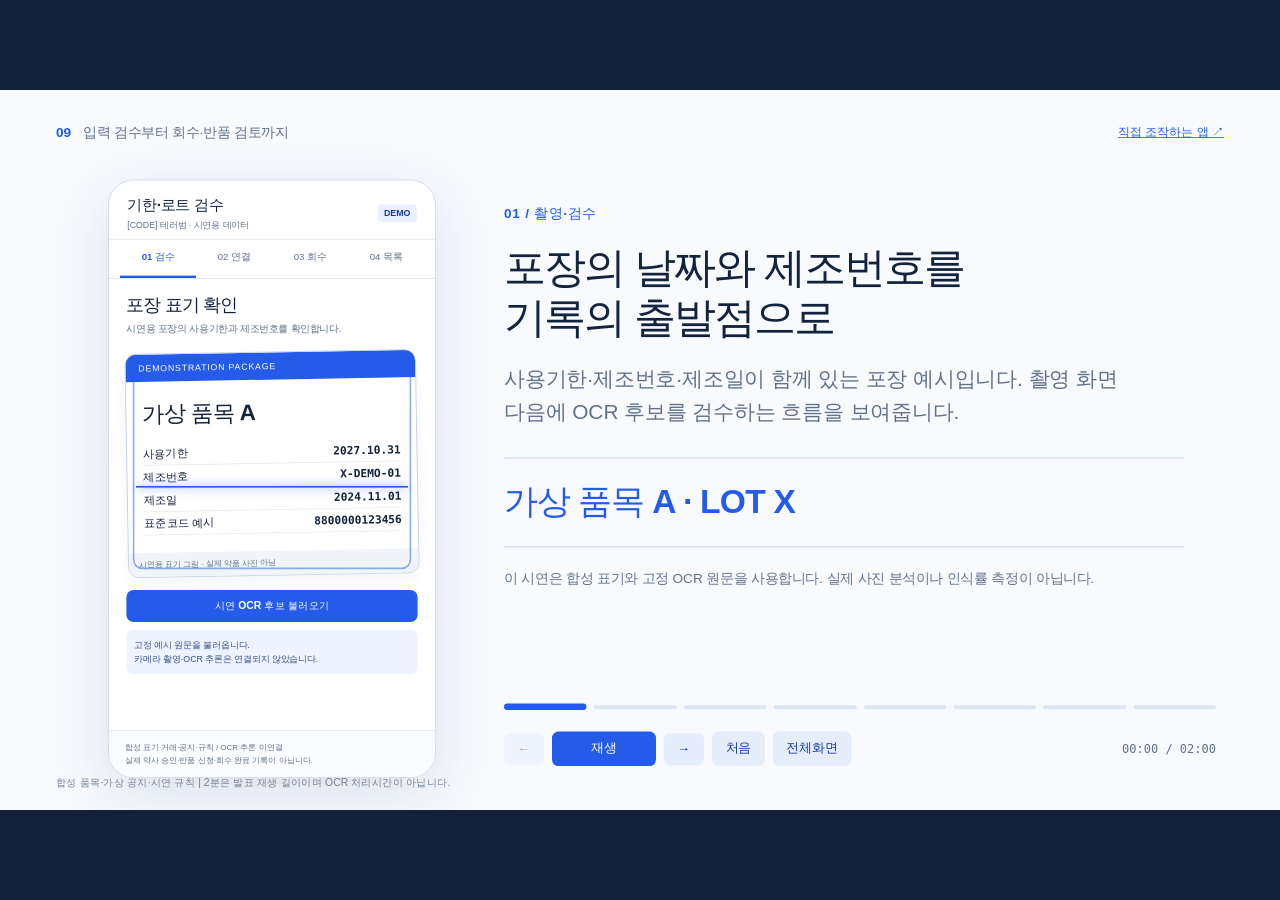
<file: index.html>
<!doctype html><html lang="ko"><head><meta charset="utf-8"><meta name="viewport" content="width=device-width,initial-scale=1"><meta name="color-scheme" content="light"><title>09 시연 · 발표 애니메이션</title><style>:root{--blue:#245BE8;--deep:#153BA3;--ink:#14233D;--muted:#62718A;--line:#DDE5F0;--bg:#F2F6FC;--red:#CE293D;--redbg:#FFF0F2;--yellow:#FFD34E;--amber:#725000;--white:#FFF;font-family:Arial,'Apple SD Gothic Neo','Noto Sans KR',sans-serif;color:var(--ink);font-synthesis:none}*{box-sizing:border-box}body{margin:0;background:var(--bg)}button,input{font:inherit}button,a{touch-action:manipulation}button{cursor:pointer;border:0}button:disabled{cursor:not-allowed;opacity:.42}button:focus-visible,a:focus-visible,input:focus-visible{outline:3px solid #7397FF;outline-offset:3px}a{color:var(--blue)}.appbar{height:76px;max-width:1150px;margin:auto;display:flex;align-items:center;justify-content:space-between;padding:0 26px}.brand{font-size:20px;font-weight:800;letter-spacing:-.7px}.brand small{font-size:12px;letter-spacing:1px;color:var(--blue);margin-right:12px}.appbar nav{display:flex;gap:18px;font-size:13px}.layout{display:grid;grid-template-columns:410px 1fr;gap:48px;max-width:1100px;margin:20px auto 50px;align-items:start}.device{width:410px;border:1px solid #C9D5E8;border-radius:32px;background:white;box-shadow:0 20px 70px #18376b16;overflow:hidden;flex:none}.phone-top{height:74px;padding:20px 23px 12px;display:flex;align-items:center;justify-content:space-between;border-bottom:1px solid var(--line)}.phone-top .title{font-size:19px;font-weight:800;letter-spacing:-.5px}.meta{font-size:11px;color:var(--muted);margin-top:5px}.badge{display:inline-flex;padding:5px 8px;background:#EAF0FF;color:var(--deep);font-size:11px;font-weight:800;border-radius:5px;white-space:nowrap}.badge.red{color:var(--red);background:var(--redbg)}.badge.yellow{color:var(--amber);background:#FFF0B7}.phone-nav{display:grid;grid-template-columns:repeat(4,1fr);border-bottom:1px solid var(--line);padding:0 14px}.phone-nav button{height:48px;background:none;color:var(--muted);font-size:12px;border-bottom:3px solid transparent}.phone-nav button.active{color:var(--blue);font-weight:800;border-color:var(--blue)}.phone-screen{padding:22px;min-height:510px;max-height:690px;overflow:auto;scrollbar-width:thin}.screen-title{font-size:22px;font-weight:800;letter-spacing:-.7px;margin:0 0 6px}.sub{font-size:13px;line-height:1.6;color:var(--muted);margin:0 0 18px}.label-drawing{border:1px solid #BDCCDF;border-radius:14px;overflow:hidden;margin:18px 0;background:white;box-shadow:0 9px 20px #2235660b;transform:rotate(-1deg)}.label-cap{padding:11px 16px;background:var(--blue);color:white;font-size:11px;letter-spacing:1px}.label-body{padding:22px 20px}.label-name{font-size:28px;font-weight:800;letter-spacing:-1px;margin-bottom:16px}.label-line{font-size:14px;line-height:2;border-bottom:1px solid #e6ebf3;display:flex;justify-content:space-between}.label-line b{font-family:monospace}.sample-note{padding:8px 12px;font-size:10px;background:#F1F5FA;color:var(--muted)}.scan-frame{position:relative}.scan-frame:after{content:'';position:absolute;inset:8px;border:2px solid #245be880;pointer-events:none;border-radius:12px}.scan-line{height:2px;background:var(--blue);position:absolute;left:12px;right:12px;top:60%;box-shadow:0 0 12px var(--blue)}.primary,.secondary{display:block;width:100%;border-radius:9px;padding:13px 15px;font-weight:700;font-size:14px;margin-top:13px}.primary{background:var(--blue);color:white}.secondary{background:#EAF0FF;color:var(--deep)}.quiet{background:none;color:var(--muted);font-size:12px;padding:8px}.line-card{border:1px solid var(--line);border-radius:11px;padding:14px;margin:12px 0;background:#fff}.ocr-line{display:flex;align-items:center;gap:7px;padding:9px 0;font-size:13px;border-bottom:1px solid #EEF1F7}.ocr-line:last-child{border:0}.ocr-line code{font:700 14px ui-monospace,monospace;white-space:nowrap}.ocr-line .role{font-size:10px;background:#E8EFFE;color:var(--blue);padding:3px 5px;border-radius:4px}.ocr-line.excluded{color:#738197}.ocr-line.excluded code{text-decoration:line-through;font-size:12px;font-weight:400}.ocr-line .excluded-tag{margin-left:auto;font-size:10px;color:var(--muted)}.fields{display:grid;grid-template-columns:1.1fr 1fr;gap:10px;margin:14px 0}.field label{display:block;font-size:11px;font-weight:700;color:var(--muted);margin-bottom:7px}input[type=text],input[type=number]{min-width:0;width:100%;border:1px solid #BFCEE2;border-radius:7px;padding:10px;font-size:14px;color:var(--ink);background:#fff}.check{display:flex;gap:8px;align-items:start;font-size:12px;line-height:1.5;padding:9px 0}.check input{accent-color:var(--blue);width:16px;height:16px;flex-shrink:0;margin:0 0 0 0}.note{padding:12px;border-radius:8px;background:#EDF3FF;color:#335185;font-size:12px;line-height:1.6;margin-top:12px}.note.warn{background:#FFF4CD;color:var(--amber)}.note.red{background:var(--redbg);color:var(--red)}.note:empty{display:none}.table-row{display:grid;grid-template-columns:1fr auto;gap:10px;padding:10px 0;font-size:13px;border-bottom:1px solid var(--line)}.table-row:last-child{border:0}.table-row small{font-size:10px;color:var(--muted);display:block;margin-top:5px}.mono{font-family:ui-monospace,monospace}.number-block{border-radius:12px;background:#EAF0FF;text-align:center;padding:16px;margin:14px 0}.number-block .number{font-size:54px;letter-spacing:-2px;font-weight:800;color:var(--blue);line-height:1.2}.number-block.red{background:var(--redbg)}.number-block.red .number{color:var(--red)}.number-block small{font-size:12px;color:var(--muted)}.inline{display:flex;align-items:center;gap:10px}.inline input{width:85px}.inline button{margin:0;flex:1}.status-card{border:1px solid var(--line);border-left:4px solid var(--red);border-radius:10px;padding:15px;margin:14px 0}.status-card.yellow{border-left-color:#E9B624}.status-card.blue{border-left-color:var(--blue)}.status-head{display:flex;justify-content:space-between;align-items:center;font-weight:800;font-size:15px}.status-card code{font-size:10px;color:var(--muted);display:block;margin:9px 0}.status-card p{font-size:12px;line-height:1.65;margin:8px 0 0;color:var(--muted)}.result-line{display:flex;gap:9px;align-items:baseline;margin:12px 0 7px;font-size:13px}.result-line b{font-size:25px;color:var(--red)}.safety{font-size:10px;line-height:1.6;color:var(--muted);padding:13px 20px;border-top:1px solid var(--line);background:#FAFCFF}.guide{padding-top:30px}.eyebrow{font-size:13px;letter-spacing:2px;color:var(--blue);font-weight:800}.guide h1{font-size:40px;line-height:1.22;letter-spacing:-1.8px;margin:18px 0}.guide .lead{font-size:17px;line-height:1.8;color:var(--muted)}.guide ol{padding:0;list-style:none;counter-reset:n}.guide li{counter-increment:n;display:flex;gap:18px;padding:22px 0;border-top:1px solid var(--line);font-size:15px;line-height:1.6}.guide li:before{content:'0'counter(n);font-weight:800;color:var(--blue);font-size:22px}.guide li b{display:block;margin-bottom:4px}.guide li span{color:var(--muted)}.guide footer{font-size:12px;line-height:1.8;color:var(--muted);border-top:1px solid var(--line);padding-top:20px}.toast{position:fixed;bottom:25px;left:50%;transform:translateX(-50%);background:#152645;color:#fff;padding:13px 20px;border-radius:10px;font-size:13px;max-width:90vw;z-index:20;box-shadow:0 5px 30px #1233}.toast:empty{display:none}.replay-body{background:#14213a;overflow:hidden}.stage{width:1600px;height:900px;position:absolute;background:#F8FAFE;transform-origin:top left;overflow:hidden}.stage-head{position:absolute;top:42px;left:70px;right:70px;display:flex;align-items:center;justify-content:space-between;color:var(--muted);font-size:17px}.stage-head b{color:var(--blue);margin-right:15px}.stage-head a{font-size:15px}.stage .device{position:absolute;left:135px;top:112px;width:410px;box-shadow:0 22px 75px #1f397320}.stage .phone-screen{height:564px;min-height:0;max-height:none;overflow:auto}.stage .phone-nav{pointer-events:none}.stage .phone-screen button,.stage .phone-screen input{pointer-events:none}.stage .safety{font-size:10px}.narrative{position:absolute;top:143px;left:630px;width:850px}.stage-step{color:var(--blue);font-size:17px;letter-spacing:1px;font-weight:800}.narrative h1{font-size:52px;line-height:1.2;letter-spacing:-2px;margin:25px 0 25px;max-width:830px;word-break:keep-all}.narrative p{font-size:26px;line-height:1.6;color:var(--muted);margin:0;max-width:800px;word-break:keep-all}.large-result{margin:35px 0 25px;padding:26px 0;border-top:2px solid #DCE5F3;border-bottom:2px solid #DCE5F3;color:var(--blue);font-size:42px;font-weight:800;letter-spacing:-1px;line-height:1.35}.narrative .footnote{font-size:17px;line-height:1.7;color:#63738D;max-width:800px}.timeline{position:absolute;left:630px;right:80px;bottom:125px;display:flex;gap:9px}.timeline button{flex:1;height:5px;background:#DCE5F3;border-radius:5px;padding:0}.timeline button.done{background:#8AA9F5}.timeline button.active{background:var(--blue);height:8px;margin-top:-2px}.controls{position:absolute;left:630px;right:80px;bottom:55px;display:flex;align-items:center;gap:10px}.controls button{font-size:16px;padding:11px 17px;border-radius:8px;background:#E6EDFA;color:var(--deep)}.controls #play{background:var(--blue);color:#fff;min-width:130px}.controls .clock{margin-left:auto;font:15px ui-monospace,monospace;color:var(--muted)}.disclosure{position:absolute;left:70px;bottom:25px;font-size:13px;color:#728096}.stage.transition .narrative{animation:reveal .32s ease-out}.stage.transition .phone-screen{animation:reveal .32s ease-out}.snapshot body{background:white}.snapshot .appbar,.snapshot .guide{display:none}.snapshot .layout{display:block;margin:0;width:410px}.snapshot .device{border:0;border-radius:0;box-shadow:none}.snapshot .phone-screen{height:564px;min-height:0;max-height:none}.snapshot .safety{height:46px}.snapshot .phone-nav{pointer-events:none}.snapshot .phone-screen{scrollbar-width:none}@keyframes reveal{from{opacity:.3;transform:translateY(8px)}to{opacity:1;transform:translateY(0)}}@media(prefers-reduced-motion:reduce){*{animation:none!important}}@media(max-width:820px){.appbar{height:64px;padding:0 18px}.appbar .brand{font-size:16px}.appbar .brand small{display:none}.appbar nav{font-size:12px;gap:12px}.layout{display:flex;flex-direction:column;align-items:center;margin:0 0 24px;gap:20px}.device{width:min(100%,430px);border-radius:0;box-shadow:none;border:0}.phone-screen{max-height:none;min-height:470px}.guide{max-width:430px;padding:25px}.guide h1{font-size:30px}.guide .lead{font-size:15px}.guide li{font-size:14px}}
:is(.stage,.snapshot) .phone-screen{padding:18px 22px}
:is(.stage,.snapshot) .sub{margin-bottom:10px;font-size:12px}
:is(.stage,.snapshot) .line-card{padding:10px 12px;margin:10px 0}
:is(.stage,.snapshot) .ocr-line{padding:7px 0}
:is(.stage,.snapshot) .fields{margin:10px 0}
:is(.stage,.snapshot) .note{padding:10px;font-size:11px;margin-top:10px}
:is(.stage,.snapshot) .primary,:is(.stage,.snapshot) .secondary{padding:11px 13px;margin-top:10px;font-size:13px}
:is(.stage,.snapshot) .status-card{padding:12px;margin:11px 0}
:is(.stage,.snapshot) .status-card p{font-size:11px;line-height:1.5}
:is(.stage,.snapshot) .number-block{padding:12px;margin:12px 0}
:is(.stage,.snapshot) .check{font-size:11px;padding:8px 0}
</style></head><body data-mode="replay" class="replay-body"><section class="stage" id="stage"><header class="stage-head"><span><b>09</b>입력 검수부터 회수·반품 검토까지</span><a href="app.html" target="_blank" rel="noopener">직접 조작하는 앱 ↗</a></header><div class="device" id="device"><div class="phone-top"><div><div class="title">기한·로트 검수</div><div class="meta">[CODE] 테러범 · 시연용 데이터</div></div><span class="badge">DEMO</span></div><nav class="phone-nav" aria-label="업무 단계"><button data-screen="0">01 검수</button><button data-screen="1">02 연결</button><button data-screen="2">03 회수</button><button data-screen="3">04 목록</button></nav><main class="phone-screen" id="phone-screen"></main><div class="safety">합성 표기·거래·공지·규칙 / OCR 추론 미연결<br>실제 약사 승인·반품 신청·회수 완료 기록이 아닙니다.</div></div><article class="narrative"><div class="stage-step" id="stage-step"></div><h1 id="stage-title"></h1><p id="stage-copy"></p><div class="large-result" id="large-result"></div><div class="footnote" id="footnote"></div></article><div class="timeline" aria-label="장면 이동"><button data-step="0" aria-label="1번 장면"></button><button data-step="1" aria-label="2번 장면"></button><button data-step="2" aria-label="3번 장면"></button><button data-step="3" aria-label="4번 장면"></button><button data-step="4" aria-label="5번 장면"></button><button data-step="5" aria-label="6번 장면"></button><button data-step="6" aria-label="7번 장면"></button><button data-step="7" aria-label="8번 장면"></button></div><div class="controls"><button id="prev" aria-label="이전 장면">←</button><button id="play">재생</button><button id="next" aria-label="다음 장면">→</button><button id="reset">처음</button><button id="fullscreen">전체화면</button><span class="clock" id="clock"></span></div><div class="disclosure">합성 품목·가상 공지·시연 규칙 | 2분은 발표 재생 길이이며 OCR 처리시간이 아닙니다.</div></section><div id="toast" class="toast" role="status" aria-live="polite"></div><script>/* Page 09 synthetic demonstration only. No OCR, live notices, ERP or submission. */
(function (root, factory) {
  "use strict";
  const api = factory();
  if (typeof module === "object" && module.exports) module.exports = api;
  if (root) root.DemoEngine = api;
})(typeof globalThis !== "undefined" ? globalThis : this, function () {
  "use strict";

  const clone = (value) => JSON.parse(JSON.stringify(value));
  function freeze(value) {
    if (value && typeof value === "object" && !Object.isFrozen(value)) {
      Object.values(value).forEach(freeze);
      Object.freeze(value);
    }
    return value;
  }
  class DemoError extends Error {
    constructor(code, message) { super(message); this.name = "DemoError"; this.code = code; }
  }
  function fail(code, message) { throw new DemoError(code, message); }
  function uint(value, label) {
    if (!Number.isSafeInteger(value) || value < 0) fail("INVALID_QUANTITY", label + "은 0 이상의 정수여야 합니다.");
    return value;
  }
  function normalizeDate(value) {
    if (typeof value !== "string") return null;
    const match = value.trim().match(/^(\d{4})[-.](\d{2})[-.](\d{2})$/);
    if (!match) return null;
    const y = Number(match[1]), m = Number(match[2]), d = Number(match[3]);
    if (y < 1900 || y > 2199 || m < 1 || m > 12) return null;
    const days = new Date(Date.UTC(y, m, 0)).getUTCDate();
    return d >= 1 && d <= days ? match.slice(1).join("-") : null;
  }
  function validLot(value) {
    return typeof value === "string" && /^[A-Za-z0-9][A-Za-z0-9._/-]{0,63}$/.test(value) && !/^(NONE|NULL|UNKNOWN)$/i.test(value);
  }
  const DISCLOSURE = "가상 품목·OCR 원문·거래·공지·규칙의 시연입니다. OCR을 실행하지 않았으며 사진·인식 신뢰도는 없습니다. 확인 주체는 시연 조작자이며 실제 약사 승인이 아닙니다. 실제 회수·반품 신청, 판매 허가 또는 환급 보장이 아닙니다.";
  const ASSUMPTIONS = "동일 기준일·단위, 완전한 입고 기록, 모든 입출고 반영, 총재고 정합성 확인이라는 시연 전제입니다. 원장 진위를 자동 검증하지 않으며 감소량을 판매량으로 추정하지 않습니다.";
  const FIXTURE = freeze({
    mode: "SYNTHETIC_DEMO", asOf: "2026-10-03", sourceRef: "PAGE09-SYNTHETIC-FIXTURE-v1",
    productId: "DEMO-PRODUCT-A", productName: "가상 품목 A", supplierId: "DEMO-SUPPLIER-A", unit: "개",
    expiry: "2027-10-31", manufactureDate: "2024-11-01", standardCode: "8800000123456",
    targetLot: "X-DEMO-01", otherLot: "Y-DEMO-02", targetCapacity: 4, otherCapacity: 6, totalOnHand: 8,
    receiptId: "DEMO-RECEIPT-A-X", otherReceiptId: "DEMO-RECEIPT-A-Y", receivedOn: "2026-09-01",
    inventory: {completeReceipts: true, completeMovements: true, reconciled: true, asOf: "2026-10-03", unit: "개", sourceRef: "DEMO-INVENTORY-A"},
    recallNotice: {noticeId: "DEMO-NOTICE-A-X", productId: "DEMO-PRODUCT-A", lotRaw: "X-DEMO-01", scopeKind: "SINGLE_LOT", sourceRef: "SYNTHETIC-NOTICE-NOT-OFFICIAL", publishedOn: "2026-10-03"},
    returnRule: {ruleId: "DEMO-RECALL-REVIEW-RULE", sourceRef: "SYNTHETIC-REVIEW-RULE-NOT-CONTRACT", productId: "DEMO-PRODUCT-A", supplierId: "DEMO-SUPPLIER-A", lotRaw: "X-DEMO-01", action: "REVIEW_ONLY"},
    normal: {productId: "DEMO-PRODUCT-B", productName: "가상 품목 B", lot: "Z-DEMO-03", supplierId: "DEMO-SUPPLIER-B", receiptId: "DEMO-RECEIPT-B-Z", receivedOn: "2026-09-01", receivedQuantity: 4, confirmedQuantity: 4, unit: "개", expiry: "2027-02-28", ruleId: "DEMO-ABSOLUTE-WINDOW-B", windowStart: "2026-11-28", windowEnd: "2027-02-28", sourceRef: "SYNTHETIC-ABSOLUTE-WINDOW-NOT-CONTRACT", noRecallInSyntheticSnapshot: true},
    disclosure: DISCLOSURE, assumptions: ASSUMPTIONS
  });
  function createState() {
    return freeze({schemaVersion: 1, mode: FIXTURE.mode, revision: 0, asOf: FIXTURE.asOf, fixture: clone(FIXTURE),
      input_mode: "synthetic_fixture", ocr_executed: false, photo: null, confidence: null, actor_kind: "demo_operator",
      ocr: {kind: "FIXED_SYNTHETIC_TEXT_NOT_INFERENCE", input_mode: "synthetic_fixture", ocr_executed: false, photo: null, confidence: null, rawText: "사용기한 2027.10.31\n제조번호 X-DEMO-01\n제조일 2024.11.01\n표준코드(예시) 8800000123456", expiryCandidate: FIXTURE.expiry, lotCandidate: FIXTURE.targetLot,
        excluded: [{role: "제조일", value: FIXTURE.manufactureDate, reason: "사용기한과 다른 역할"}, {role: "표준코드(예시)", value: FIXTURE.standardCode, reason: "품목 식별용 예시 문자열이며 날짜가 아님"}]},
      review: {expiry: FIXTURE.expiry, lot: FIXTURE.targetLot, checked: false, confirmed: false, revision: 0, actor_kind: "demo_operator", errors: []},
      transaction: null, recall: null, count: null, returnResult: null, normalReturnResult: null,
      status: "AWAITING_REVIEW", disclosure: DISCLOSURE, log: []});
  }
  function checkState(state) {
    if (!state || state.schemaVersion !== 1 || state.mode !== "SYNTHETIC_DEMO" || state.asOf !== FIXTURE.asOf || JSON.stringify(state.fixture) !== JSON.stringify(FIXTURE) || state.input_mode !== "synthetic_fixture" || state.ocr_executed !== false || state.photo !== null || state.confidence !== null || state.actor_kind !== "demo_operator" || !state.review || state.review.actor_kind !== "demo_operator" || !state.ocr || state.ocr.ocr_executed !== false || state.ocr.input_mode !== "synthetic_fixture" || state.ocr.photo !== null || state.ocr.confidence !== null) {
      fail("INVALID_DEMO_STATE", "이 엔진은 고정된 가상 시연 상태만 처리합니다.");
    }
  }
  function next(state, action) {
    checkState(state);
    const out = clone(state);
    out.revision += 1;
    out.log.push({sequence: out.revision, action, reviewRevision: out.review.revision, asOf: out.asOf, mode: out.mode, actor_kind: "demo_operator"});
    return out;
  }
  function invalidate(out) {
    out.transaction = null; out.recall = null; out.count = null; out.returnResult = null; out.normalReturnResult = null;
  }
  function updateReview(state, values) {
    const out = next(state, "REVIEW_EDIT_INVALIDATES_DOWNSTREAM");
    const input = values || {};
    if (Object.prototype.hasOwnProperty.call(input, "expiry")) out.review.expiry = typeof input.expiry === "string" ? input.expiry : "";
    if (Object.prototype.hasOwnProperty.call(input, "lot")) out.review.lot = typeof input.lot === "string" ? input.lot : "";
    out.review.revision += 1; out.review.checked = false; out.review.confirmed = false; out.review.errors = [];
    invalidate(out); out.status = "AWAITING_REVIEW";
    return freeze(out);
  }
  function confirmReview(state, values) {
    const input = values || {};
    const out = clone(updateReview(state, input));
    out.log[out.log.length - 1].action = "REVIEW_CONFIRM_ATTEMPT";
    const date = normalizeDate(out.review.expiry);
    if (!date) out.review.errors.push("사용기한은 실제 달력의 연·월·일이 모두 필요합니다. NONE·월 단위 값은 보완하지 않습니다.");
    if (!validLot(out.review.lot)) out.review.errors.push("제조번호 원문을 확인해 입력하세요. 범위·목록·NONE은 단일 LOT가 아닙니다.");
    if (input.checked !== true) out.review.errors.push("사용기한과 제조번호를 원문과 대조했다는 명시적 확인이 필요합니다.");
    out.review.checked = input.checked === true;
    out.review.confirmed = out.review.errors.length === 0;
    if (date) out.review.expiry = date;
    out.status = out.review.confirmed ? "REVIEW_CONFIRMED" : "HOLD";
    return freeze(out);
  }
  function fingerprint(review) { return JSON.stringify([review.revision, review.expiry, review.lot, review.confirmed]); }
  function requireBinding(state) {
    checkState(state);
    if (!state.review.confirmed || !state.review.checked || !normalizeDate(state.review.expiry) || !validLot(state.review.lot)) fail("REVIEW_REQUIRED", "명시적인 원문 검수가 먼저 필요합니다.");
    if (!state.transaction || state.transaction.reviewFingerprint !== fingerprint(state.review) || state.transaction.reviewRevision !== state.review.revision || state.transaction.lot !== state.review.lot || state.transaction.expiry !== state.review.expiry) fail("BINDING_REQUIRED", "현재 검수 버전에 매입 거래를 다시 연결하세요.");
    if (state.transaction.receiptId !== FIXTURE.receiptId || state.transaction.productId !== FIXTURE.productId || state.transaction.supplierId !== FIXTURE.supplierId || state.transaction.quantity !== FIXTURE.targetCapacity || state.transaction.lot !== FIXTURE.targetLot) fail("TRANSACTION_MISMATCH", "가상 거래의 품목·LOT·수량·매입처와 일치하지 않습니다.");
  }
  function bindTransaction(state) {
    const out = next(state, "BIND_SYNTHETIC_TRANSACTION");
    if (!out.review.confirmed || !out.review.checked) fail("REVIEW_REQUIRED", "검수 확인 후 거래를 연결하세요.");
    if (out.review.lot !== FIXTURE.targetLot) fail("LOT_TRANSACTION_MISMATCH", "확인한 LOT 원문이 고정 가상 거래의 X-DEMO-01과 일치하지 않습니다.");
    if (!normalizeDate(out.review.expiry)) fail("EXPIRY_REQUIRED", "완전한 사용기한이 필요합니다.");
    invalidate(out);
    out.transaction = {receiptId: FIXTURE.receiptId, productId: FIXTURE.productId, productName: FIXTURE.productName, supplierId: FIXTURE.supplierId, lot: out.review.lot, expiry: out.review.expiry, quantity: FIXTURE.targetCapacity, unit: FIXTURE.unit, receivedOn: FIXTURE.receivedOn,
      reviewRevision: out.review.revision, reviewFingerprint: fingerprint(out.review), sourceRef: "SYNTHETIC-RECEIPT-A-X", mode: FIXTURE.mode};
    out.status = "TRANSACTION_BOUND";
    return freeze(out);
  }
  function inventoryBounds(targetCapacity, otherCapacity, totalOnHand) {
    [targetCapacity, otherCapacity, totalOnHand].forEach((n) => uint(n, "재고 수량"));
    if (!Number.isSafeInteger(targetCapacity + otherCapacity) || totalOnHand > targetCapacity + otherCapacity) fail("INVENTORY_INCONSISTENT", "현재 총재고가 완전한 입고 기록의 수량을 초과합니다.");
    return freeze({minimum: Math.max(0, totalOnHand - otherCapacity), maximum: Math.min(targetCapacity, totalOnHand)});
  }
  function alias(lot) { return lot.toUpperCase().replace(/[^A-Z0-9]/g, ""); }
  function withinOneEdit(a, b) {
    if (Math.abs(a.length - b.length) > 1) return false;
    let i = 0, j = 0, edits = 0;
    while (i < a.length && j < b.length) {
      if (a[i] === b[j]) { i += 1; j += 1; continue; }
      if (++edits > 1) return false;
      if (a.length <= b.length) j += 1;
      if (a.length >= b.length) i += 1;
    }
    return edits + (a.length - i) + (b.length - j) <= 1;
  }
  function evaluateRecall(state, options) {
    requireBinding(state);
    const input = options || {}, out = next(state, "EVALUATE_SYNTHETIC_RECALL");
    out.count = null; out.returnResult = null;
    const raw = typeof input.lotRaw === "string" ? input.lotRaw : "";
    const base = {status: "HOLD", category: "HOLD", code: "NOTICE_UNVERIFIED", reason: "가상 공지의 단일 LOT 원문 확인이 필요합니다.", lotRaw: raw, verified: input.verified === true,
      noticeId: FIXTURE.recallNotice.noticeId, productId: FIXTURE.productId, sourceRef: FIXTURE.recallNotice.sourceRef, asOf: out.asOf, reviewRevision: out.review.revision,
      snapshotOnly: true, scopeKind: "SINGLE_LOT", scopeVerification: "USER_ASSERTION_IN_SYNTHETIC_DEMO", bounds: null, combinations: [], saleRecommendationAllowed: false, actualRecallSubmitted: false};
    if (input.verified !== true) {
      // A pending notice never creates an all-clear or enables sale advice.
    } else if (!validLot(raw) || (input.scopeKind !== undefined && input.scopeKind !== "SINGLE_LOT")) {
      base.code = "NOTICE_SCOPE_UNRESOLVED"; base.reason = "단일 제조번호인지 확인되지 않아 공지 범위를 수동 검토합니다.";
    } else if (raw === out.transaction.lot) {
      const inv = out.fixture.inventory;
      if (!(inv.completeReceipts && inv.completeMovements && inv.reconciled && inv.asOf === out.asOf && inv.unit === FIXTURE.unit)) {
        base.code = "INVENTORY_UNVERIFIED"; base.reason = "입고·입출고·총재고의 정합성이 확인되지 않았습니다.";
      } else {
        base.status = "RECALL_REVIEW"; base.category = "REVIEW"; base.code = "EXACT_LOT_MATCH_REVIEW_REQUIRED";
        base.bounds = inventoryBounds(FIXTURE.targetCapacity, FIXTURE.otherCapacity, FIXTURE.totalOnHand);
        for (let x = base.bounds.minimum; x <= base.bounds.maximum; x += 1) base.combinations.push({target: x, other: FIXTURE.totalOnHand - x, total: FIXTURE.totalOnHand});
        base.reason = "가상 공지의 품목·LOT 원문이 일치합니다. 전제가 맞으면 X 잔량은 2~4개이며 실제 수량과 회수 절차를 확인합니다.";
        base.assumptions = ASSUMPTIONS;
      }
    } else if (alias(raw) === alias(out.transaction.lot) || withinOneEdit(raw, out.transaction.lot)) {
      base.status = "RECALL_REVIEW"; base.category = "REVIEW"; base.code = "SIMILAR_LOT_REVIEW_REQUIRED"; base.reason = "유사 제조번호입니다. 원문 일치나 회수 대상으로 자동 확정하지 않고 대조합니다.";
    } else {
      base.status = "REVIEW"; base.category = "REVIEW"; base.code = "NO_MATCH_IN_PROVIDED_SNAPSHOT"; base.reason = "이 가상 스냅샷에서 원문이 일치하지 않습니다. 전체 회수 공지에 대한 안전 확인을 뜻하지 않습니다.";
    }
    out.recall = base; out.status = base.status;
    return freeze(out);
  }
  function invalidateCount(state) {
    requireBinding(state);
    const out = next(state, "COUNT_EDIT_INVALIDATES_RESULTS");
    out.count = null;
    out.returnResult = null;
    out.normalReturnResult = null;
    out.status = "COUNT_UNCONFIRMED";
    return freeze(out);
  }
  function confirmCount(state, quantity) {
    requireBinding(state);
    uint(quantity, "실사 수량");
    if (!state.recall || state.recall.code !== "EXACT_LOT_MATCH_REVIEW_REQUIRED" || !state.recall.bounds) fail("EXACT_RECALL_REVIEW_REQUIRED", "원문 일치 및 조건부 잔량 범위를 먼저 검토하세요.");
    const bounds = inventoryBounds(FIXTURE.targetCapacity, FIXTURE.otherCapacity, FIXTURE.totalOnHand), other = FIXTURE.totalOnHand - quantity;
    if (quantity < bounds.minimum || quantity > bounds.maximum || other < 0 || other > FIXTURE.otherCapacity || quantity + other !== FIXTURE.totalOnHand) fail("COUNT_OUTSIDE_BOUNDS", "실사 수량은 X 2~4개 범위 및 총재고 8개와 정합해야 합니다. 원장을 재확인하세요.");
    const out = next(state, "CONFIRM_SYNTHETIC_PHYSICAL_COUNT");
    out.count = {quantity, otherQuantity: other, total: FIXTURE.totalOnHand, lot: out.review.lot, unit: FIXTURE.unit, asOf: out.asOf, reviewRevision: out.review.revision,
      sourceRef: "SYNTHETIC-PHYSICAL-COUNT-INPUT", status: "COUNT_CONFIRMED_DEMO", otherQuantityKind: "DERIVED_REMAINDER_NOT_PHYSICAL_COUNT"};
    out.returnResult = null; out.status = "COUNT_CONFIRMED_DEMO";
    return freeze(out);
  }
  function evaluateReturn(state, options) {
    requireBinding(state);
    const input = options || {}, out = next(state, "EVALUATE_RECALL_RETURN_REVIEW");
    const result = {status: "HOLD", category: "HOLD", code: "RECALL_NOT_CHECKED", reason: "회수 공지 확인이 먼저 필요합니다.", productId: FIXTURE.productId, productName: FIXTURE.productName, lot: out.review.lot, supplierId: FIXTURE.supplierId,
      asOf: out.asOf, ruleKnown: input.ruleKnown === true, ruleId: input.ruleKnown === true ? FIXTURE.returnRule.ruleId : null, ruleSource: input.ruleKnown === true ? FIXTURE.returnRule.sourceRef : null,
      recallAction: out.recall ? out.recall.code : "NOT_CHECKED", confirmedQuantity: out.count ? out.count.quantity : null,
      saleRecommendationAllowed: false, normalReturnWindowApplied: false, authorization: "NONE", actualReturnSubmitted: false, refundGuaranteed: false, disclosure: DISCLOSURE};
    if (input.ruleKnown !== true) {
      result.code = "RULE_UNKNOWN"; result.reason = "반품 조건이 확인되지 않아 보류합니다. 회수 검토 알림은 유지하며 일반 반품 접수창을 대신 적용하지 않습니다.";
    } else if (!out.recall || !out.recall.verified) {
      result.code = out.recall ? "NOTICE_UNVERIFIED" : "RECALL_NOT_CHECKED";
    } else if (out.recall.code !== "EXACT_LOT_MATCH_REVIEW_REQUIRED") {
      result.code = out.recall.code; result.reason = out.recall.reason;
    } else {
      result.status = "RECALL_REVIEW"; result.category = "REVIEW";
      result.code = out.count ? "RECALL_REVIEW_REQUIRED" : "RECALL_COUNT_REQUIRED";
      result.reason = out.count ? "X 실사 " + out.count.quantity + "개를 근거로 회수·반품 담당자에게 절차를 확인합니다. 이 목록은 검토 자료이며 신청이나 판매 추천이 아닙니다." : "조건부 잔량 범위 2~4개를 실사한 뒤 회수 절차와 반품 조건을 확인합니다.";
    }
    out.returnResult = result; out.status = result.status;
    return freeze(out);
  }
  function evaluateNormalReturn(state, options) {
    checkState(state);
    const out = next(state, "EVALUATE_SEPARATE_NORMAL_PRODUCT"), known = options && options.ruleKnown === true, normal = FIXTURE.normal;
    out.normalReturnResult = {status: known ? "NOT_OPEN_YET" : "HOLD", category: known ? "WAIT" : "HOLD", code: known ? "NOT_OPEN_YET" : "RULE_UNKNOWN",
      productId: normal.productId, productName: normal.productName, lot: normal.lot, supplierId: normal.supplierId, receiptId: normal.receiptId, confirmedQuantity: normal.confirmedQuantity,
      expiry: normal.expiry, asOf: out.asOf, windowStart: known ? normal.windowStart : null, windowEnd: known ? normal.windowEnd : null, ruleId: known ? normal.ruleId : null,
      ruleSource: known ? normal.sourceRef : null, ruleKnown: known, windowKind: "EXPLICIT_ABSOLUTE_DATES_NOT_MONTH_OFFSET",
      reason: known ? "별도 가상 품목 B의 명시된 접수창은 2026-11-28~2027-02-28입니다. 기준일 2026-10-03은 시작 전입니다. X의 회수 검토와 별개입니다." : "별도 가상 품목 B의 반품 조건이 확인되지 않아 보류합니다.",
      saleRecommendationAllowed: false, authorization: "NONE", actualReturnSubmitted: false, reminderScheduled: false, disclosure: DISCLOSURE};
    return freeze(out);
  }
  const CSV_COLUMNS = freeze(["mode", "input_mode", "ocr_executed", "actor_kind", "photo", "confidence", "as_of", "product_id", "product_name", "lot_raw", "expiry", "receipt_id", "supplier_id", "review_revision", "received_quantity", "unit", "total_on_hand", "remaining_min", "remaining_max", "confirmed_quantity", "quantity_source", "status", "category", "code", "recall_status", "notice_source", "rule_id", "rule_source", "window_start", "window_end", "reason", "assumptions", "sale_recommendation_allowed", "authorization", "actual_submission", "disclosure"]);
  function exportRows(state) {
    requireBinding(state);
    if (!state.returnResult && !state.normalReturnResult) fail("RESULT_REQUIRED", "내보낼 검토 결과를 먼저 계산하세요.");
    const rows = [];
    if (state.returnResult) {
      const r = state.returnResult, rec = state.recall, bounds = rec && rec.bounds;
      rows.push({mode: state.mode, input_mode: "synthetic_fixture", ocr_executed: false, actor_kind: "demo_operator", photo: null, confidence: null, as_of: state.asOf, product_id: FIXTURE.productId, product_name: FIXTURE.productName, lot_raw: state.review.lot, expiry: state.review.expiry,
        receipt_id: state.transaction.receiptId, supplier_id: FIXTURE.supplierId, review_revision: state.review.revision, received_quantity: FIXTURE.targetCapacity, unit: FIXTURE.unit, total_on_hand: FIXTURE.totalOnHand,
        remaining_min: bounds ? bounds.minimum : null, remaining_max: bounds ? bounds.maximum : null, confirmed_quantity: state.count ? state.count.quantity : null, quantity_source: state.count ? state.count.sourceRef : "UNCONFIRMED",
        status: r.status, category: r.category, code: r.code, recall_status: rec ? rec.code : "NOT_CHECKED", notice_source: rec ? rec.sourceRef : "", rule_id: r.ruleId, rule_source: r.ruleSource, window_start: null, window_end: null,
        reason: r.reason, assumptions: ASSUMPTIONS, sale_recommendation_allowed: false, authorization: "NONE", actual_submission: false, disclosure: DISCLOSURE});
    }
    if (state.normalReturnResult) {
      const r = state.normalReturnResult, n = FIXTURE.normal;
      rows.push({mode: state.mode, input_mode: "synthetic_fixture", ocr_executed: false, actor_kind: "demo_operator", photo: null, confidence: null, as_of: state.asOf, product_id: n.productId, product_name: n.productName, lot_raw: n.lot, expiry: n.expiry, receipt_id: n.receiptId, supplier_id: n.supplierId, review_revision: "SEPARATE_SYNTHETIC_RECORD",
        received_quantity: n.receivedQuantity, unit: n.unit, total_on_hand: n.confirmedQuantity, remaining_min: null, remaining_max: null, confirmed_quantity: n.confirmedQuantity, quantity_source: "SEPARATE_SYNTHETIC_RECORD",
        status: r.status, category: r.category, code: r.code, recall_status: "NO_RECALL_IN_SYNTHETIC_SNAPSHOT_NOT_ALL_CLEAR", notice_source: "", rule_id: r.ruleId, rule_source: r.ruleSource,
        window_start: r.windowStart, window_end: r.windowEnd, reason: r.reason, assumptions: "별도 가상 품목 B의 고정 거래와 명시된 절대 접수일. X 공지의 적용 대상이 아님.", sale_recommendation_allowed: false, authorization: "NONE", actual_submission: false, disclosure: DISCLOSURE});
    }
    return freeze(rows);
  }
  function csvCell(value) {
    let text = value === null || value === undefined ? "" : String(value);
    // Quoting alone does not stop spreadsheet formula execution.
    if (/^[\s\uFEFF]*[=+@-]/.test(text) || /^[\t\r\n]/.test(text)) text = "'" + text;
    return '"' + text.replace(/"/g, '""') + '"';
  }
  function toCSV(rows, options) {
    if (!Array.isArray(rows) || rows.some((row) => !row || typeof row !== "object" || Array.isArray(row))) fail("INVALID_CSV_ROWS", "CSV 행은 객체 배열이어야 합니다.");
    const columns = options && options.columns !== undefined ? options.columns : CSV_COLUMNS;
    if (!Array.isArray(columns) || !columns.length || columns.some((key) => typeof key !== "string" || !key)) fail("INVALID_CSV_COLUMNS", "CSV 열 이름 배열이 필요합니다.");
    return ((options && options.bom === false) ? "" : "\uFEFF") + [columns.map(csvCell).join(","), ...rows.map((row) => columns.map((key) => csvCell(row[key])).join(","))].join("\r\n") + "\r\n";
  }
  function exportCSV(state, options) { return toCSV(exportRows(state), options); }
  return freeze({version: "1.0.2", FIXTURE, CSV_COLUMNS, DemoError, createState, updateReview, confirmReview, bindTransaction, inventoryBounds, evaluateRecall, invalidateCount, confirmCount, evaluateReturn, evaluateNormalReturn, exportRows, toCSV, exportCSV, normalizeDate});
});
</script><script>(function(){
'use strict';
const E=DemoEngine, params=new URLSearchParams(location.search), replay=document.body.dataset.mode==='replay';
let s=E.createState(), screen=0, loaded=false, error='', clock=0, playing=false, lastTick=0, currentStep=-1;
const escapeHTML=v=>String(v??'').replace(/[&<>"']/g,c=>({'&':'&amp;','<':'&lt;','>':'&gt;','"':'&quot;',"'":'&#39;'}[c]));
const $=id=>document.getElementById(id);
const durations=[12,18,15,15,20,15,15,10], starts=durations.map((_,i)=>durations.slice(0,i).reduce((a,b)=>a+b,0));
const steps=[
 ['01 / 촬영·검수','포장의 날짜와 제조번호를\n기록의 출발점으로','사용기한·제조번호·제조일이 함께 있는 포장 예시입니다. 촬영 화면 다음에 OCR 후보를 검수하는 흐름을 보여줍니다.','가상 품목 A · LOT X','이 시연은 합성 표기와 고정 OCR 원문을 사용합니다. 실제 사진 분석이나 인식률 측정이 아닙니다.'],
 ['01 / 촬영·검수','날짜처럼 보이는 숫자도\n역할을 나눠 확인','사용기한은 날짜 필드로, 제조번호는 로트 필드로 분리합니다. 제조일과 표준코드는 사용기한 후보에서 제외합니다.','2027-10-31 / X-DEMO-01','여기서는 역할이 표시된 고정 예시를 재생합니다. 실제 모델·파서 정확도는 별도 평가 대상입니다.'],
 ['01 / 촬영·검수','검수 확인 후에만\n다음 단계로 연결','원문과 날짜·제조번호를 대조한 뒤 확인합니다. 값을 수정하면 거래 연결과 이후 계산을 다시 확인하도록 무효화합니다.','원문 확인 → 검수 기록','자동 재생의 승인은 시연 이벤트입니다. 실제 약사의 승인 기록으로 저장하지 않습니다.'],
 ['02 / 거래 연결','읽은 로트를\n매입 기록에 연결','가상 거래 X 4개와 Y 6개, 기준일 총재고 8개를 연결합니다. 공급처·거래번호·기준일을 함께 보존합니다.','X 4 + Y 6 → 현재 총 8','전제: 입고·입출고 기록이 완전하고 총재고가 일치합니다. 실제 전산 연결이나 원장 진위 검증은 수행하지 않습니다.'],
 ['02 / 리콜 레이더','회수 대상 로트가\n몇 개 남았을까','가상 공지의 품목·제조번호가 X와 일치합니다. 개별 출고 로트를 모르면 하나의 수량을 단정하지 않고 가능한 범위를 표시합니다.','X 잔량 2–4개','최소 max(0, 8−6)=2 · 최대 min(4, 8)=4. X/Y의 가능한 조합은 2/6, 3/5, 4/4입니다.'],
 ['02 / 리콜 레이더','범위를 확인한 다음\n선반에서 3개를 확인','실사한 X 수량 3개를 입력합니다. 계산 범위와 실사값을 구분해 남기고, 범위 밖 입력은 다시 확인하도록 막습니다.','조건부 범위 2–4 → 실사 3','총 8개를 유지하면 Y는 5개로 계산되지만 Y를 실사한 것은 아닙니다. 재고 감소량을 판매량으로 추정하지 않습니다.'],
 ['03 / 반품 검토','조건이 없으면\n보류 사유를 남긴다','회수 검토는 유지하되, 확인되지 않은 반품 조건으로 접수 가능 여부를 추측하지 않습니다. 별도 품목 B도 규칙 확인 전에는 보류합니다.','HOLD · RULE_UNKNOWN','회수 대상의 일반 반품 기간을 기다리도록 안내하지 않습니다. 회수 절차 확인이 별도로 필요합니다.'],
 ['03 / 반품 검토','상태와 근거를\n검토 목록으로 내보내기','X는 회수·반품 절차 확인 대상으로, 별도 B는 시연 규칙상 접수 시작 전으로 표시합니다. 기준일·수량·근거를 CSV로 내보낼 수 있습니다.','X: 회수 검토 / B: 접수 전','CSV는 검토 자료입니다. 반품 신청·회수 완료·판매 허가·환급 보장을 의미하지 않습니다.']
];
function badge(text,kind=''){return `<span class="badge ${kind}">${text}</span>`}
function drawLabel(){return `<div class="label-drawing"><div class="label-cap">DEMONSTRATION PACKAGE</div><div class="label-body"><div class="label-name">가상 품목 A</div><div class="label-line"><span>사용기한</span><b>2027.10.31</b></div><div class="label-line"><span>제조번호</span><b>X-DEMO-01</b></div><div class="label-line"><span>제조일</span><b>2024.11.01</b></div><div class="label-line"><span>표준코드 예시</span><b>8800000123456</b></div></div><div class="sample-note">시연용 표기 그림 · 실제 약품 사진 아님</div></div>`}
function ocrBlock(){return `<div class="line-card"><div class="ocr-line"><span class="role">사용기한</span><code>2027.10.31</code></div><div class="ocr-line"><span class="role">제조번호</span><code>X-DEMO-01</code></div><div class="ocr-line excluded"><span>제조일</span><code>2024.11.01</code><span class="excluded-tag">기한 제외</span></div><div class="ocr-line excluded"><span>표준코드</span><code>8800000123456</code><span class="excluded-tag">날짜 아님</span></div></div>`}
function reviewScreen(){if(!loaded)return `<h2 class="screen-title">포장 표기 확인</h2><p class="sub">시연용 포장의 사용기한과 제조번호를 확인합니다.</p><div class="scan-frame">${drawLabel()}<div class="scan-line"></div></div><button class="primary" data-action="load">시연 OCR 후보 불러오기</button><div class="note">고정 예시 원문을 불러옵니다.<br>카메라 촬영·OCR 추론은 연결되지 않았습니다.</div>`;
return `<h2 class="screen-title">OCR 후보 검수</h2><p class="sub">원문과 비교하고 확인한 값만 다음 단계로 전달합니다.</p>${ocrBlock()}<div class="fields"><div class="field"><label for="expiry">사용기한</label><input id="expiry" type="text" value="${escapeHTML(s.review.expiry)}" placeholder="YYYY-MM-DD" autocomplete="off"></div><div class="field"><label for="lot">제조번호 · LOT</label><input id="lot" type="text" value="${escapeHTML(s.review.lot)}" autocomplete="off"></div></div><label class="check"><input id="checked" type="checkbox" ${s.review.confirmed?'checked':''}>사용기한과 제조번호를 원문과 대조했습니다.</label><div class="note ${s.review.confirmed?'':'warn'}" id="review-note">${s.review.confirmed?'검수 확인됨 · 시연 입력<br>검수 버전 '+s.review.revision:'미확인 · 검수 후 거래를 연결합니다.'}</div><button class="primary" data-action="approve">${s.review.confirmed?'검수 다시 확인':'검수 확인'}</button><button class="secondary" id="go-bind" data-action="next" ${s.review.confirmed?'':'disabled'}>매입 기록 연결 →</button>`}
function transactionScreen(){return `<h2 class="screen-title">매입 기록 연결</h2><p class="sub">품목·LOT 원문이 맞는 가상 매입 전표를 연결합니다.</p><div class="line-card"><div class="table-row"><span>가상 품목 A · X<small class="mono">X-DEMO-01</small></span><b>입고 4개</b></div><div class="table-row"><span>가상 품목 A · Y<small class="mono">Y-DEMO-02</small></span><b>입고 6개</b></div><div class="table-row"><span>매입처<small>고정 시연 거래 · 실제 전산 조회 아님</small></span><b>공급처 A</b></div></div><div class="number-block"><small>2026-10-03 기준 · 품목 총재고</small><div class="number">8<span style="font-size:22px"> 개</span></div></div><div class="note">입고·입출고 기록의 완전성과 총재고 일치를 가정한 예시입니다.</div><button class="primary" data-action="bind" ${s.review.confirmed?'':'disabled'}>${s.transaction?'거래 연결 다시 확인':'가상 매입 기록 연결'}</button><button class="secondary" data-action="next" ${s.transaction?'':'disabled'}>회수 공지 대조 →</button>${s.transaction?'<div class="meta">연결됨 · '+escapeHTML(s.transaction.receiptId)+'</div>':''}`}
function recallScreen(){
 const r=s.recall,b=r&&r.bounds,compact=(replay||params.has('snapshot'))&&r&&r.verified;
 const notice=compact?`<div class="line-card"><div class="status-head">가상 회수 공지 ${badge('LOT 일치','red')}</div><p class="mono" style="font-size:19px;font-weight:800;margin:15px 0 5px">X-DEMO-01</p><div class="meta">가상 품목 A · 단일 제조번호 원문 대조</div></div>`:`<div class="line-card"><div class="status-head">가상 회수 공지 ${badge('시연','red')}</div><div class="meta">가상 품목 A · 단일 제조번호</div><div class="field" style="margin-top:12px"><label for="notice-lot">공지 제조번호 원문</label><input id="notice-lot" type="text" value="${escapeHTML(r?r.lotRaw:'X-DEMO-01')}"></div><label class="check"><input id="notice-checked" type="checkbox" ${r&&r.verified?'checked':''}>가상 공지의 품목·대상 범위를 확인했습니다.</label><button class="secondary" data-action="recall" ${s.transaction?'':'disabled'}>공지와 LOT 대조</button></div>`;
 const result=b?`<div class="number-block red"><small>대상 LOT X · 조건부 잔량 범위</small><div class="number">${b.minimum}–${b.maximum}<span style="font-size:22px"> 개</span></div><small>완전한 기록·총재고 일치 전제</small></div><div class="inline"><input id="count" aria-label="X 실사 수량" type="number" min="${b.minimum}" max="${b.maximum}" step="1" value="${s.count?s.count.quantity:3}"><button class="primary" data-action="count">실사 수량 확인</button></div>${s.count?`<div class="note" id="count-note">X 실사 <b>${s.count.quantity}개</b> 확인 · 시연 입력<br>Y ${s.count.otherQuantity}개는 잔여 계산값(미실사)</div><button class="secondary" data-action="next">반품 검토 목록 →</button>`:''}`:r?`<div class="note warn">${escapeHTML(r.reason)}<br><span class="mono">${escapeHTML(r.code)}</span></div>`:'<div class="note">공지 확인 전에는 회수 대상 여부나 잔량을 확정하지 않습니다.</div>';
 return `<h2 class="screen-title">리콜 레이더</h2><p class="sub">가상 공지의 품목·제조번호를 거래 기록과 대조합니다.</p>${notice}<div id="recall-result">${result}</div>`;
}
function resultsScreen(){const a=s.returnResult,b=s.normalReturnResult;return `<h2 class="screen-title">회수·반품 검토</h2><p class="sub">기준일 2026-10-03 · 시연용 규칙</p><div class="status-card"><div class="status-head">가상 품목 A · X ${badge(a&&a.status==='HOLD'?'조건 보류':'회수 검토',a&&a.status==='HOLD'?'yellow':'red')}</div><code>X-DEMO-01</code><div class="result-line">대상 LOT 실사 <b>${s.count?s.count.quantity:'미확인'}</b>${s.count?'개':''}</div><p>${a?escapeHTML(a.reason):'검토 결과를 계산해 주세요.'}</p><code>${a?escapeHTML(a.code):'NOT_EVALUATED'}</code></div><div class="status-card ${b&&b.status==='NOT_OPEN_YET'?'blue':'yellow'}"><div class="status-head">별도 품목 B ${badge(b&&b.status==='NOT_OPEN_YET'?'접수 시작 전':'조건 보류',b&&b.status==='NOT_OPEN_YET'?'':'yellow')}</div><code>Z-DEMO-03</code><p>${b&&b.status==='NOT_OPEN_YET'?'시연 접수창 2026-11-28 ~ 2027-02-28<br>기준일은 접수 시작 전입니다.':'반품 규칙 미확인 · 임의로 접수 가능 여부를 판단하지 않습니다.'}</p><code>${b?escapeHTML(b.code):'NOT_EVALUATED'}</code></div><div class="inline"><button class="secondary" data-action="unknown">규칙 미확인</button><button class="secondary" data-action="known">시연 규칙 적용</button></div><button class="primary" data-action="csv" ${a||b?'':'disabled'}>검토 목록 CSV 내보내기</button><div class="meta">내보내기는 반품 접수나 회수 완료가 아닙니다.</div>`}
function render(){const container=$('phone-screen');container.innerHTML=[reviewScreen,transactionScreen,recallScreen,resultsScreen][screen]()+`<div class="note red" id="error" role="alert">${escapeHTML(error)}</div>`;document.querySelectorAll('[data-screen]').forEach(el=>{el.classList.toggle('active',Number(el.dataset.screen)===screen);el.setAttribute('aria-current',Number(el.dataset.screen)===screen?'step':'false')});}
function toast(msg){$('toast').textContent=msg;setTimeout(()=>{$('toast').textContent=''},4000)}
function calculate(known){s=E.evaluateReturn(s,{ruleKnown:known});s=E.evaluateNormalReturn(s,{ruleKnown:known})}
function download(name,text,type){const blob=new Blob([text],{type}),u=URL.createObjectURL(blob),a=document.createElement('a');a.href=u;a.download=name;a.click();setTimeout(()=>URL.revokeObjectURL(u),1000)}
function action(name){error='';try{switch(name){case 'load':loaded=true;break;case 'approve':s=E.confirmReview(s,{expiry:$('expiry').value,lot:$('lot').value,checked:$('checked').checked});error=s.review.errors.join(' ');break;case 'bind':s=E.bindTransaction(s);toast('시연 거래가 현재 검수 버전에 연결됐습니다.');break;case 'recall':s=E.evaluateRecall(s,{verified:$('notice-checked').checked,lotRaw:$('notice-lot').value});break;case 'count':{const raw=$('count').value;if(raw.trim()==='')throw Error('실사 수량을 입력해 주세요.');s=E.confirmCount(s,Number(raw));break;}case 'next':if(screen===0&&!s.review.confirmed)throw Error('검수 확인이 필요합니다.');if(screen===1&&!s.transaction)throw Error('거래 연결이 필요합니다.');if(screen===2){if(!s.count)throw Error('실사 수량을 먼저 확인해 주세요.');calculate(false)}screen=Math.min(3,screen+1);break;case 'unknown':calculate(false);break;case 'known':calculate(true);break;case 'csv':download('시연_회수반품_검토목록.csv',E.exportCSV(s),'text/csv;charset=utf-8');toast('CSV를 내보냈습니다. 실제 신청은 수행하지 않았습니다.');break;case 'reset':s=E.createState();screen=0;loaded=false;break;}}
catch(e){error=e.message}render()}
function replayState(i){s=E.createState();loaded=i>=1;screen=0;if(i>=2)s=E.confirmReview(s,{expiry:s.fixture.expiry,lot:s.fixture.targetLot,checked:true});if(i>=3){s=E.bindTransaction(s);screen=1}if(i>=4){s=E.evaluateRecall(s,{verified:true,lotRaw:s.fixture.targetLot});screen=2}if(i>=5)s=E.confirmCount(s,3);if(i>=6){calculate(i>=7);screen=3}error='';render()}
function setStep(i,seek=true){i=Math.max(0,Math.min(7,i));if(seek)clock=starts[i];if(i!==currentStep){currentStep=i;replayState(i);if(replay){const t=steps[i];$('stage-step').textContent=t[0];$('stage-title').innerHTML=escapeHTML(t[1]).replace(/\n/g,'<br>');$('stage-copy').textContent=t[2];$('large-result').textContent=t[3];$('footnote').textContent=t[4];const stage=$('stage');stage.classList.remove('transition');void stage.offsetWidth;stage.classList.add('transition');document.querySelectorAll('[data-step]').forEach(el=>{el.classList.toggle('done',Number(el.dataset.step)<i);el.classList.toggle('active',Number(el.dataset.step)===i)})}}updateClock()}
function updateClock(){if(!replay)return;const sec=Math.min(120,Math.floor(clock));$('clock').textContent=String(Math.floor(sec/60)).padStart(2,'0')+':'+String(sec%60).padStart(2,'0')+' / 02:00';$('play').textContent=playing?'일시정지':'재생';$('prev').disabled=currentStep===0;$('next').disabled=currentStep===7}
function playToggle(){if(clock>=120){clock=0;currentStep=-1;setStep(0)}playing=!playing;lastTick=performance.now();updateClock()}
function resize(){if(!replay)return;const scale=Math.min(innerWidth/1600,innerHeight/900),stage=$('stage');stage.style.transform=`scale(${scale})`;stage.style.left=(innerWidth-1600*scale)/2+'px';stage.style.top=(innerHeight-900*scale)/2+'px'}
document.addEventListener('click',ev=>{const actionEl=ev.target.closest('[data-action]');if(actionEl&&!replay){action(actionEl.dataset.action);return}const tab=ev.target.closest('[data-screen]');if(tab&&!replay){const n=Number(tab.dataset.screen);if((n>=1&&!s.review.confirmed)||(n>=2&&!s.transaction)||(n>=3&&!s.count)){toast('이전 단계의 검수·연결·실사를 먼저 완료해 주세요.');return}if(n===3&&!s.returnResult)calculate(false);screen=n;error='';render()}const step=ev.target.closest('[data-step]');if(step&&replay){playing=false;setStep(Number(step.dataset.step))}});
document.addEventListener('input',ev=>{
 if(replay)return;
 if(['expiry','lot'].includes(ev.target.id)){s=E.updateReview(s,{expiry:$('expiry').value,lot:$('lot').value});$('checked').checked=false;$('go-bind').disabled=true;$('review-note').className='note warn';$('review-note').textContent='값 변경됨 · 검수와 이후 연결을 다시 확인하세요.';$('error').textContent=''}
 if(['notice-lot','notice-checked'].includes(ev.target.id)&&s.transaction){s=E.evaluateRecall(s,{verified:false,lotRaw:$('notice-lot').value});$('recall-result').innerHTML='<div class="note warn">공지 변경됨 · 다시 대조해 주세요. 이전 범위·실사·검토 결과는 무효화됐습니다.</div>';$('error').textContent=''}
 if(ev.target.id==='count'){s=E.invalidateCount(s);if($('count-note')){$('count-note').className='note warn';$('count-note').textContent='실사 수량 변경됨 · 다시 확인해 주세요.'}document.querySelectorAll('[data-action=next]').forEach(el=>el.disabled=true);$('error').textContent=''}
});
document.addEventListener('change',ev=>{if(!replay&&ev.target.id==='checked'&&!ev.target.checked){s=E.updateReview(s,{expiry:$('expiry').value,lot:$('lot').value});$('go-bind').disabled=true;$('review-note').className='note warn';$('review-note').textContent='검수 확인 해제 · 이후 연결이 무효화됐습니다.'}});
if(replay){$('play').onclick=playToggle;$('prev').onclick=()=>{playing=false;setStep(currentStep-1)};$('next').onclick=()=>{playing=false;setStep(currentStep+1)};$('reset').onclick=()=>{playing=false;currentStep=-1;setStep(0)};$('fullscreen').onclick=()=>{if(document.fullscreenElement)document.exitFullscreen();else document.documentElement.requestFullscreen?.().catch(()=>toast('브라우저 전체화면 메뉴를 이용해 주세요.'))};addEventListener('resize',resize);document.addEventListener('keydown',ev=>{if(ev.code==='Space'){ev.preventDefault();playToggle()}if(ev.key==='ArrowRight'){ev.preventDefault();playing=false;setStep(currentStep+1)}if(ev.key==='ArrowLeft'){ev.preventDefault();playing=false;setStep(currentStep-1)}if(ev.key.toLowerCase()==='r'){playing=false;currentStep=-1;setStep(0)}});resize();setStep(Number(params.get('step'))||0);function tick(now){if(playing){clock=Math.min(120,clock+(now-lastTick)/1000);if(clock>=120)playing=false;const idx=starts.reduce((j,start,k)=>clock>=start?k:j,0);setStep(idx,false)}lastTick=now;requestAnimationFrame(tick)}requestAnimationFrame(tick)}else{if(params.has('snapshot')){document.documentElement.classList.add('snapshot');replayState(Number(params.get('snapshot'))||0)}else render()}
window.DemoUI={getState:()=>s,getScreen:()=>screen,setStep:i=>{playing=false;currentStep=-1;setStep(i)},getPlayback:()=>({clock,playing,currentStep}),exportCSV:()=>E.exportCSV(s)};
})();
</script></body></html>
</file>
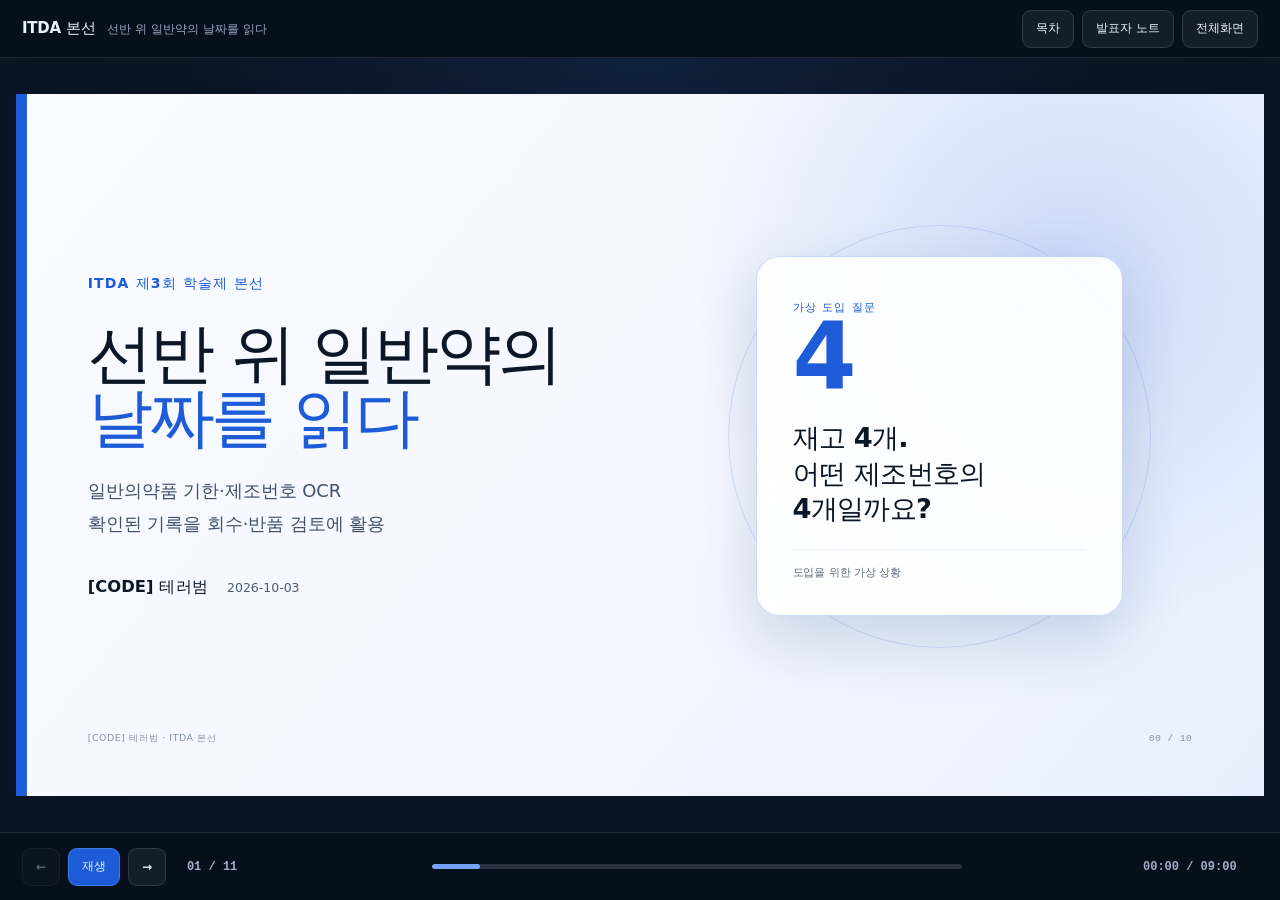
<file: finals-20261002/index.html>
<!doctype html>
<html lang="ko">
<head>
  <meta charset="utf-8">
  <meta name="viewport" content="width=device-width, initial-scale=1, viewport-fit=cover">
  <meta name="color-scheme" content="light">
  <meta name="theme-color" content="#08111f">
  <meta name="description" content="ITDA 제3회 학술제 본선 발표. 일반의약품 기한·제조번호 OCR과 회수·반품 검토 보조.">
  <title>ITDA 본선 발표 · [CODE] 테러범</title>
  <link rel="stylesheet" href="presentation.css">
</head>
<body>
  <div class="presentation" id="presentation">
    <header class="appbar">
      <div class="brand">
        <strong>ITDA 본선</strong>
        <span id="deck-title">선반 위 일반약의 날짜를 읽다</span>
      </div>
      <div class="app-actions" aria-label="발표 도구">
        <button class="chrome-button" id="toc-button" type="button" title="목차 열기 (M)">목차</button>
        <button class="chrome-button" id="notes-button" type="button" title="발표자 노트 열기 (N)"><span class="wide-label">발표자 </span>노트</button>
        <button class="chrome-button" id="fullscreen-button" type="button">전체화면</button>
      </div>
    </header>

    <main class="viewport" id="viewport" aria-live="polite">
      <div class="stage-wrap" id="stage-wrap">
        <div class="stage" id="stage" tabindex="-1">
          <div class="error-screen">
            <p>발표 데이터를 불러오는 중입니다.</p>
          </div>
        </div>
      </div>
    </main>

    <footer class="controlbar" aria-label="슬라이드 재생 제어">
      <div class="playback">
        <button class="chrome-button" id="prev-button" type="button" aria-label="이전 슬라이드">←</button>
        <button class="chrome-button primary" id="play-button" type="button" aria-pressed="false" title="재생 또는 일시정지 (Space/P)">재생</button>
        <button class="chrome-button" id="next-button" type="button" aria-label="다음 슬라이드">→</button>
        <span class="slide-position" id="slide-position">01 / 11</span>
      </div>
      <div class="progress-track" aria-hidden="true">
        <span class="progress-bar" id="progress-bar"></span>
        <span class="time-bar" id="time-bar"></span>
      </div>
      <div class="jump-actions">
        <span class="time-display" id="time-display">00:00 / 09:00</span>
      </div>
    </footer>
  </div>

  <section class="overlay" id="toc-overlay" aria-hidden="true" aria-label="발표 목차">
    <div class="overlay-panel" role="dialog" aria-modal="true" aria-labelledby="toc-title">
      <div class="overlay-head">
        <div>
          <div class="eyebrow">11 SLIDES · 9 MIN REHEARSAL</div>
          <h2 id="toc-title">발표 목차</h2>
        </div>
        <button class="overlay-close" type="button" data-close-overlay aria-label="목차 닫기">×</button>
      </div>
      <ol class="toc-list" id="toc-list"></ol>
    </div>
  </section>

  <section class="overlay" id="notes-overlay" aria-hidden="true" aria-label="발표자 노트">
    <div class="overlay-panel notes-panel" role="dialog" aria-modal="true" aria-labelledby="notes-title">
      <div class="overlay-head">
        <div>
          <div class="eyebrow">PRESENTER NOTES</div>
          <h2 id="notes-title">발표자 노트</h2>
        </div>
        <button class="overlay-close" type="button" data-close-overlay aria-label="노트 닫기">×</button>
      </div>
      <div class="notes-script" id="notes-script"></div>
      <div class="notes-cue" id="notes-cue"></div>
      <div class="notes-correction" id="notes-correction"></div>
      <ul class="source-list" id="source-list"></ul>
    </div>
  </section>

  <script id="slide-data" type="application/json">{
  "title": "선반 위 일반약의 날짜를 읽다",
  "subtitle": "일반의약품 기한·제조번호 OCR과 회수·반품 검토 보조",
  "team": "[CODE] 테러범",
  "date": "2026-10-03",
  "targetSeconds": 540,
  "sourceDeck": "[CODE]_테러범_본선발표.pdf",
  "sourceDeckSha256": "4f700012849e3d0db8712dfc1c6d0bfed49893e037b5f7534b9e97879ddc97e8",
  "notes": "표지 포함 11장. 시간은 리허설용 배분이며 측정된 발화 시간이 아닙니다. HTML의 시연은 가상 입력을 사용하는 설명용 애니메이션입니다. 실제 OCR·상용 전산 연동을 실행하지 않습니다.",
  "sources": {
    "team": {"title":"팀 발표·보고서·추천시스템 초안·대화 기록", "detail":"제공된 자료의 확정된 업무 흐름을 사용. 미확정 성능·법률 단정·현장 절감 수치는 제외."},
    "code": {"title":"예선 제출 코드", "url":"https://github.com/SUNGHOONOH/ITDA_TerrorBum_Expiry-Date/tree/fda23556f2e9ea6a4de98690e7cc31f6b4a4824b", "detail":"예선 날짜 추출 파이프라인. 최신 의약품·제조번호 모델과 구분."},
    "onconnect": {"title":"한미사이언스, 온커넥트 공식 발표 (2026-09-29)", "url":"https://hanmiscience.co.kr/science/handler/Board-NewsRead?seq=90204774&board_id=INFORMATION_COMPANY_NEWS", "detail":"제조번호·일련번호·구매처 조회, 자동입고, 반품 신청·수거 요청 지원. 모든 서비스에 동일하게 적용된다고 일반화하지 않음."},
    "manual": {"title":"일부 일반약의 제조번호·기한 전산 공백 보도 (2026-07-06)", "url":"https://v.daum.net/v/20260706055505815", "detail":"일부 일반약·특정 업무 흐름의 사례. 전체 약국·모든 일반약의 실태 비율을 뜻하지 않음."},
    "return": {"title":"광주 불용재고 반품사업 보도 (2026-09-18)", "url":"https://dailypharm.com/user/news/342665", "detail":"특정 지역 사업의 사례이며 일반적인 반품주기·우리 시스템의 회수 편익으로 일반화하지 않음."},
    "gs1": {"title":"GS1 2D 표준 안내", "url":"https://www.gs1ca.org/standards/2d-barcode/", "detail":"AI(17) 기한, AI(10) 제조번호 등 구조화 정보 활용 가능. 본 HTML이 바코드를 해독하지는 않음."},
    "organizer": {"title":"본선 발표 안내·팀 전달 공지", "url":"https://gigomanjang.imweb.me/BDAI/?bmode=view&idx=174583522", "detail":"10분 발표와 질의응답에 맞춘 구성. 최신 세부 제출 지침은 주최측 공지가 우선."}
  },
  "slides": [
    {
      "id":"cover", "number":"00", "kicker":"ITDA 제3회 학술제 본선", "title":"선반 위 일반약의\n날짜를 읽다", "layout":"cover", "duration":25,
      "body":["일반의약품 기한·제조번호 OCR", "확인된 기록을 회수·반품 검토에 활용"],
      "visual":{"type":"question","question":"재고 4개.\n어떤 제조번호의 4개일까요?","caption":"도입을 위한 가상 상황"},
      "script":"[약 상자를 잠깐 들어 보인 뒤 내려놓는다.]\n이 약이 전산에 네 개 있다고 가정해 보겠습니다. 그런데 회수 공지에 적힌 제조번호의 약이 그중 몇 개인지, 반품을 검토할 약의 기한이 언제인지도 알 수 있을까요?\n안녕하세요, 테러범 팀입니다. 저희는 포장에서 읽은 기한과 제조번호를 입고 기록에 연결하고, 이후 회수와 반품 검토에 활용하는 OCR 보조 시스템을 제안합니다.",
      "cue":"물체 소개는 3~5초. 작은 인쇄를 관객에게 읽히려 하지 않는다.",
      "sourceRefs":["team"], "screenCorrection":"의약품 실물 판독 성공을 나타내는 가짜 체크 표시와 실제 상품을 모방한 포장 이미지를 사용하지 않음."
    },
    {
      "id":"problem", "number":"01", "kicker":"문제", "title":"품목은 알아도\n그 상자의 기한은 비어 있을 수 있습니다", "layout":"problem", "duration":40,
      "body":["대상: 기한·제조번호가 빠져 실물 확인이 필요한 일반약 기록", "품목의 총수량과 제조번호별 수량은 다른 정보", "이미 정확한 전산 정보가 있는 건은 그대로 활용"],
      "visual":{"type":"comparison","columns":[{"label":"품목 기록","items":["제품명·규격","총재고"]},{"label":"실물에서 확인할 정보","items":["사용기한","제조번호"]}],"caption":"정보 공백이 있는 건에 한해 보완"},
      "script":"바코드와 전산은 이미 많은 정보를 제공합니다. 다만 일부 일반약에서는 제조번호와 기한이 전산에 기록되지 않는 사례가 보도됐습니다.\n여기서 저희의 대상은 모든 약국과 모든 약이 아닙니다. 기존 정보가 비어 있거나 실물 확인이 필요한 건입니다. 이런 경우 담당자는 포장을 찾아 날짜와 번호를 읽고, 어느 입고 건의 정보인지 다시 확인해야 합니다.\n저희는 바로 이 입력과 확인 구간에 OCR을 적용합니다.",
      "cue":"‘바코드는 이름만 안다’, ‘일반약은 모두 전산 기록이 없다’로 일반화하지 않는다.",
      "sourceRefs":["manual","onconnect","gs1"], "screenCorrection":"바코드·일반약 전체에 대한 단정을 기사에서 확인되는 일부 전산 누락 사례로 한정."
    },
    {
      "id":"cost", "number":"02", "kicker":"현장의 비용", "title":"반품 검토는\n날짜 확인에서 시작됩니다", "layout":"stakes", "duration":35,
      "body":["기한을 읽고", "해당 매입 거래를 찾고", "접수 기간과 조건을 확인합니다"],
      "visual":{"type":"sequence","items":["실물 확인","거래 확인","조건 확인","검토 기록"],"caption":"기한만으로 반품 가능 여부를 확정하지 않음"},
      "script":"반품을 검토하려면 기한뿐 아니라 매입처, 접수 기간, 증빙을 확인해야 합니다. 실제 반품사업도 정해진 일정으로 운영되는 사례가 있습니다. 조건은 거래마다 확인해야 하며, 기한만으로 반품을 확정할 수는 없습니다.\n저희가 줄이려는 것은 검토할 때마다 같은 포장을 찾아 읽고, 정보를 옮기는 반복 작업입니다.",
      "cue":"지역 반품 실적을 우리 서비스의 절감액으로 환산하지 않는다.",
      "sourceRefs":["team","return"], "screenCorrection":"연 1회·정산률·총액을 일반 규칙이나 우리 편익으로 표현한 부분 삭제."
    },
    {
      "id":"position", "number":"03", "kicker":"기존 해결책과 적용 범위", "title":"기존 전산을 활용하는\n실물 정보 입력 보조", "layout":"position", "duration":40,
      "body":["기존 서비스: 구매 이력·제조번호 조회와 입고·반품 지원", "적용 구간: 누락·불일치 건의 포장 판독과 확인 근거", "전산 연결: 품목·입고 건 확인 후, 연동 형식에 맞춰 전달"],
      "visual":{"type":"boundary","left":"기존 품목·매입 기록","middle":"실물 OCR + 사람 확인","right":"회수·반품 검토","caption":"상용 전산 자동 등록에는 별도 연동이 필요"},
      "script":"약국에는 이미 입고와 반품을 지원하는 서비스가 있습니다. 온커넥트처럼 제조번호와 구매처 조회, 자동입고를 지원하는 사례도 있습니다.\n저희는 확보된 정보를 우선 사용하고, 실물 확인이 필요한 건의 판독을 보완합니다. 사진에서 읽은 값과 확인 내용을 입고 기록에 묶어, 이후 검토에서도 근거를 함께 보는 구조입니다. 상용 전산 자동 등록에는 별도 연동이 필요합니다.",
      "cue":"경쟁사 미지원 비교표·업계 최초·전문의약품 완전 해결이라는 단정을 사용하지 않는다.",
      "sourceRefs":["onconnect","team"], "screenCorrection":"검증되지 않은 경쟁 기능 비교표를 상호 보완 관계로 교체."
    },
    {
      "id":"workflow", "number":"04", "kicker":"솔루션", "title":"확인한 실물 정보를\n선택한 입고 건에 연결합니다", "layout":"flow", "duration":50,
      "body":["포장 촬영과 기한·제조번호 후보 확인", "품목·입고 건·해당 수량을 확인한 뒤 저장", "저장 기록을 회수·반품 검토에 재사용"],
      "visual":{"type":"workflow","steps":["촬영","OCR 후보","사람 확인","입고 건 연결","검토"],"fields":["실물: 기한·제조번호","전산: 품목·매입처·입고수량","근거: 사진·수정·확인 이력"],"caption":"재촬영은 기록 보완. 새 입고 수량으로 중복 등록하지 않음."},
      "script":"전체 흐름은 이렇게 설계했습니다. 포장을 촬영해 기한과 제조번호 후보를 원문과 대조하고, 품목과 입고 건을 확인해 해당 물량의 기록으로 연결합니다. 매입처와 수량을 사진만 보고 추정하지는 않습니다.\n신규 입고분은 입고 시 기록하고, 기록이 없는 기존 재고는 점검할 때 보완하는 방식입니다. 다른 제조번호의 물량은 구분하고, 재촬영은 새 입고로 중복 계산하지 않아야 합니다. 확인 뒤 값을 수정했다면 그 값으로 만든 검토 결과도 다시 계산해야 합니다.\n이 기록을 회수 대상 확인, 반품 조건 검토, 반품과 판매 유지 비교에 활용합니다.",
      "cue":"입고 시점의 기록과 이후 검토 시점의 재사용을 구분한다. ‘한 번 촬영하면 전체 재고 파악’으로 말하지 않는다.",
      "sourceRefs":["team"], "screenCorrection":"전산 자동 추가 표현을 선택한 거래·수량의 확인으로 수정."
    },
    {
      "id":"ocr", "number":"05", "kicker":"OCR 식별·후처리", "title":"글자를 읽고\n기한의 의미를 구분합니다", "layout":"ocr", "duration":70,
      "body":["검출: 문자 영역을 찾고 기울기·방향을 보정", "인식: 서로 다른 인식 결과를 날짜 후보로 비교", "파싱: 역할어·형식·달력 유효성을 함께 확인"],
      "visual":{"type":"parser","rows":[["사용기한 2027.10.31","2027-10-31","기한 후보"],["EXP 2027.10.31","2027-10-31","명확한 연도"],["제조일자 2024.11.01","기한에서 제외","제조 문맥"],["2026.01","2026-01-NONE","부분 정보 보존"]],"caption":"제출 파서 동작에 따른 문자열 예시. 이미지 인식 정확도와 별개."},
      "script":"기술의 출발점은 예선에서 개발한 소비기한 OCR입니다. 문자 영역을 찾는 검출기와 글자를 읽는 인식기, 읽힌 숫자에서 기한을 고르는 파서를 결합했습니다. 제출 코드에서는 서로 다른 인식 결과를 활용하고, 영역의 기울기와 방향도 보정합니다.\n중요한 점은 숫자를 읽었다고 모두 기한이 되는 것은 아니라는 것입니다. 사용기한이나 EXP 같은 문맥, 날짜 순서, 달력에 가능한 날짜인지를 함께 확인합니다. 제조일은 기한 후보에서 제외하고, 연월만 읽힌 경우에는 모르는 일을 임의로 채우지 않습니다. 부분 정보는 남기되, 그 값만으로 반품 마감일을 확정하지 않습니다.\n본선에서는 의약품 패키징 자료로 확장하고, 제조번호를 날짜와 별도 항목으로 다룹니다. 두 항목의 성능을 예선 식품 성능과 구분해 검증하는 것이 다음 단계입니다.",
      "cue":"마지막 의약품 학습본의 실측 수치가 없는 상태에서 정확도나 개선 폭을 단정하지 않는다.",
      "sourceRefs":["code","team"], "screenCorrection":"EXP 27.10.31의 잘못된 예시와 GS1 무조건 배제를 삭제. 미확정 학습수·성능 대신 검증된 메커니즘 설명."
    },
    {
      "id":"efficiency", "number":"06", "kicker":"OCR 속도·효율", "title":"어려운 이미지에만\n추가 연산을 사용합니다", "layout":"strategy", "duration":45,
      "body":["기본 경로: 경량 검출·인식과 규칙 후처리", "필요한 경우: 영역 재인식·전처리·방향 보정", "평가 구분: CPU 추론 시간 / 촬영부터 확인까지의 시간"],
      "visual":{"type":"branch","base":"기본 OCR","decision":"후보가 충분한가?","accept":"후보 선택","rescue":"추가 판독 후 다시 비교","caption":"예선 CPU 설계 원리. 이번 발표 애니메이션은 OCR 추론을 수행하지 않음."},
      "script":"예선 파이프라인은 CPU 실행을 전제로 경량 모델을 사용하고, 필요한 경우에만 추가 판독을 수행합니다. 모든 이미지에 무거운 처리를 반복하는 대신, 작은 영역을 다시 읽거나 전처리해 어려운 사례를 보완합니다.\n평가에서는 추론 시간과 촬영·전송·사람 확인까지의 시간을 구분해야 합니다. 이번 발표 화면은 연결 흐름을 재생하며 OCR 추론은 실행하지 않습니다.",
      "cue":"채점 환경과 모든 약국 PC가 같다고 하지 않는다. 잘못 기재된 2,500초, 공식 근거 없는 RAM 조건, 미측정 평균 시간을 읽지 않는다.",
      "sourceRefs":["code","team"], "screenCorrection":"환경 동일·온디바이스 혼용·빈 성능 그래프 대신 조건부 연산 구조와 측정 범위를 표시."
    },
    {
      "id":"recall", "number":"07", "kicker":"제조번호별 회수 검토", "title":"제조번호별 잔여 수량을\n가능한 범위로 보여줍니다", "layout":"recall", "duration":55,
      "body":["가상 예시: X 4개, Y 6개 / 현재 총재고 8개", "X의 잔여 수량: 최소 2개, 최대 4개", "입고·재고 기록이 불완전하면 범위 계산도 보류"],
      "visual":{"type":"range","x":4,"y":6,"stock":8,"min":2,"max":4,"caption":"동일 품목·동일 단위, 전체 물량 기록과 현재 재고가 확인된 경우"},
      "script":"첫 번째 활용은 제조번호별 회수 검토입니다. 회수 공지의 품목과 제조번호를 기록과 대조하되, 제조번호가 비슷하다는 이유만으로 같은 것으로 확정하지 않습니다.\n수량에도 한계가 있습니다. 가상 예시로 X가 네 개, Y가 여섯 개 들어왔고 현재 총재고가 여덟 개라고 하겠습니다. 어느 제조번호가 나갔는지는 몰라도, Y는 최대 여섯 개이므로 X는 최소 두 개 남습니다. 원래 X가 네 개였으므로 최대는 네 개입니다.\n단, 전체 입고와 현재 재고가 확인돼야 이 범위가 성립합니다. 기록이 빠졌으면 계산을 보류하고, 최종 대상과 실제 수량은 현물을 확인합니다.",
      "cue":"가상 수량 예시. 자동 판매 차단·확정 재고·반납처 자동 확정으로 설명하지 않는다.",
      "sourceRefs":["team"], "screenCorrection":"‘가정 없이 틀릴 수 없음’을 명시적 전제 아래 범위 계산으로 수정. 불명한 출고를 판매로 단정하지 않음."
    },
    {
      "id":"returns", "number":"08", "kicker":"반품 검토와 비교", "title":"확인된 조건으로 계산하고\n근거가 없으면 보류합니다", "layout":"returns", "duration":60,
      "body":["기한·거래·적용 규칙·기준일로 상태 계산", "조건 미확인 또는 충돌 시 보류", "반품 예상 회수액과 판매 시나리오를 조건부 비교"],
      "visual":{"type":"returnWindow","expiry":"2027-02-28","asOf":"2026-10-03","opens":"2026-11-28","state":"접수 전","rule":"가상 규칙: 만료 3개월 전부터 접수","comparison":"판매량 예측·가격 추천·최종 반품 승인 제외","caption":"반품 규칙은 실제 계약이 아닌 시연용 가정"},
      "script":"두 번째는 반품 조건 검토입니다. 입력은 기한, 매입 거래, 적용할 규칙과 기준일입니다. 화면의 만료 세 달 전부터 접수한다는 조건은 시연용 가정이며, 실제 계약을 뜻하지 않습니다.\n이 조건이라면 만료일이 2027년 2월 28일인 건의 접수 시작은 2026년 11월 28일입니다. 기준일인 10월 3일에는 접수 전으로 표시됩니다. 실제 적용에서는 규칙의 출처와 유효기간도 확인해야 합니다. 거래나 규칙이 없거나 충돌하고, 기한이 불완전하다면 보류합니다.\n세 번째로 설계한 기능은 반품과 판매 유지의 조건부 비교입니다. 회수 대상이나 만료된 건은 제외하고, 확인된 가격과 정산 조건으로 예상 회수액과 필요한 판매수량을 계산하는 방식입니다. 이번 시연에는 포함하지 않았으며, 실제 판매량 예측이나 가격 추천은 아닙니다. 최종 판단은 약사가 합니다.",
      "cue":"미확정 정산액을 확정 수익으로 말하지 않는다. 동일 금액은 동률이며 판매 유리라고 하지 않는다.",
      "sourceRefs":["team"], "screenCorrection":"2개 판매 시 유리·반품액 확정·단순 가격 법률 단정 삭제."
    },
    {
      "id":"demo", "number":"09", "kicker":"연결 흐름 시연", "title":"판독 후보가\n검토 기록이 되는 과정", "layout":"demo", "duration":70,
      "body":["가상 입력으로 연결 흐름을 설명합니다", "확인된 값과 선택한 입고 건을 연결해 표시", "조건이 부족한 건은 검토 보류"],
      "visual":{"type":"interactiveDemo","product":"시연용 일반약 A","lot":"DEMO-24002","expiry":"2027-02-28","transaction":"DEMO-IN-001","supplier":"시연 매입처 A","qty":4,"asOf":"2026-10-03","opens":"2026-11-28","disclaimer":"설명용 가상 시연 · 실제 OCR 실행 및 상용 전산 연동 아님","steps":["판독 후보","품목·입고 건 확인","기록 연결","조건 검토"],"caption":"원문·확인값·거래 연결을 구분. 누락 사례는 보류."},
      "script":"이제 연결 과정을 보시겠습니다. 이 화면은 가상 입력을 이용한 설명용 시연이며, 실제 OCR 실행이나 상용 약국 전산 연동 장면은 아닙니다.\n[단계 1] 먼저 사진에서 읽었다고 가정한 기한과 제조번호 후보입니다. 후보와 확인값을 구분해 보여 줍니다.\n[단계 2] 담당자가 원문을 확인하고, 같은 품목의 어느 입고 건에 해당하는지 선택합니다.\n[단계 3] 확인한 값과 거래를 시연 상태에서 연결해 보여 줍니다. 실제 전산에 저장하거나 재고 수량을 늘리지는 않습니다.\n[단계 4] 가상 반품 조건을 적용하면 이 건은 접수 전으로 표시됩니다.\n[같은 화면의 누락 사례] 반대로 제조번호나 거래 정보가 빠진 건은 필요한 항목을 표시하고 보류합니다. 기록이 있다는 사실과, 판단할 근거가 충분하다는 사실을 구분하는 것이 이 연결의 핵심입니다.",
      "cue":"애니메이션 시작 후 단계별 설명. 실제 시연 영상은 별도 확인된 영상이 준비될 때만 대체. 추출 실패 영상을 성공 사례로 사용하지 않는다.",
      "sourceRefs":["team"], "screenCorrection":"비어 있던 캡처 영역을 명시된 가상 입력의 동작 애니메이션으로 교체. 현재 대회 실행 화면 요건을 이 애니메이션만으로 충족했다고 주장하지 않음."
    },
    {
      "id":"closing", "number":"10", "kicker":"운영과 기대효과", "title":"한 번 확인한 기록을\n다음 검토에도 활용합니다", "layout":"ending", "duration":50,
      "body":["로컬 추론과 내부 기록 / 외부 정보 갱신·전산 연동 분리", "평가: 같은 기록 정확도에서 사람의 총작업시간", "비용: 연산·저장뿐 아니라 연동·교육·규칙 유지까지"],
      "visual":{"type":"closing","question":"그 네 개를 다시 확인할 때,\n어떤 기록이 남아 있을까요?","caption":"OCR 판독을 입고 기록과 후속 검토에 연결"},
      "script":"운영에서는 로컬 추론과 외부 정보 갱신, 전산 연동을 구분합니다. 효과도 OCR 속도만이 아니라 같은 기록 정확도에서 사람의 총작업시간이 줄었는지 확인하고, 연동·교육·유지 비용을 함께 평가하겠습니다.\n처음의 약 네 개로 돌아가겠습니다. 저희가 남기려는 것은 수량에 더해, 어떤 제조번호와 기한을 확인했고 어느 입고 건에 연결했는지에 대한 기록입니다. 이를 다음 회수와 반품 검토에 재사용해 같은 정보를 반복해서 읽고 옮기는 부담을 줄이는 것이 목표입니다. 감사합니다.",
      "cue":"성과를 측정했다고 단정하지 않는다. 실제 약은 다시 들 필요 없이 처음의 질문으로 마무리한다.",
      "sourceRefs":["team","code"], "screenCorrection":"자동 판매 차단·하루 1회 연동 완료·확정 ROI·법적 면책 암시 삭제."
    }
  ]
}
</script>
  <script src="presentation.js" defer></script>
</body>
</html>
</file>
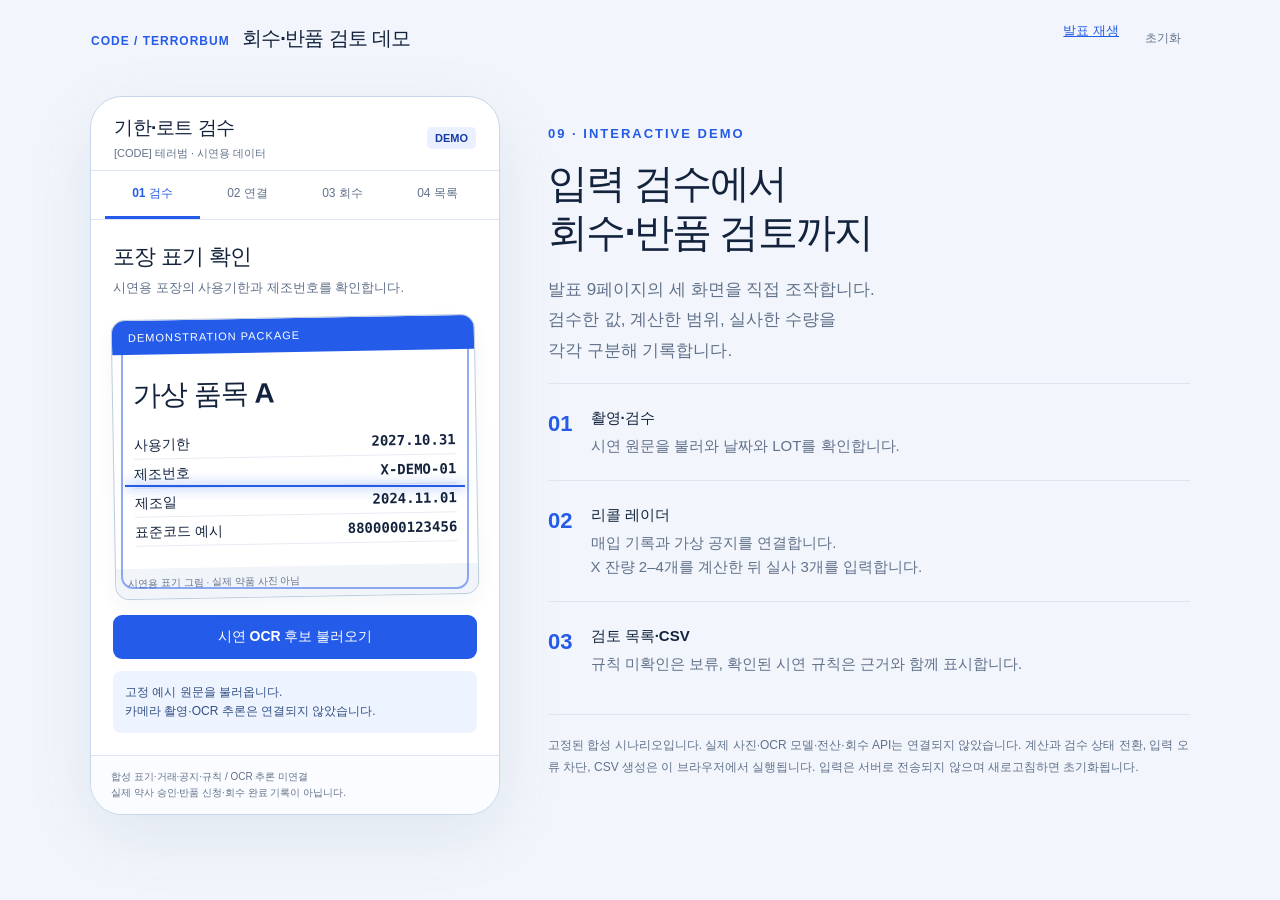
<file: app.html>
<!doctype html><html lang="ko"><head><meta charset="utf-8"><meta name="viewport" content="width=device-width,initial-scale=1"><meta name="color-scheme" content="light"><title>기한·로트 검수 · 데모 앱</title><style>:root{--blue:#245BE8;--deep:#153BA3;--ink:#14233D;--muted:#62718A;--line:#DDE5F0;--bg:#F2F6FC;--red:#CE293D;--redbg:#FFF0F2;--yellow:#FFD34E;--amber:#725000;--white:#FFF;font-family:Arial,'Apple SD Gothic Neo','Noto Sans KR',sans-serif;color:var(--ink);font-synthesis:none}*{box-sizing:border-box}body{margin:0;background:var(--bg)}button,input{font:inherit}button,a{touch-action:manipulation}button{cursor:pointer;border:0}button:disabled{cursor:not-allowed;opacity:.42}button:focus-visible,a:focus-visible,input:focus-visible{outline:3px solid #7397FF;outline-offset:3px}a{color:var(--blue)}.appbar{height:76px;max-width:1150px;margin:auto;display:flex;align-items:center;justify-content:space-between;padding:0 26px}.brand{font-size:20px;font-weight:800;letter-spacing:-.7px}.brand small{font-size:12px;letter-spacing:1px;color:var(--blue);margin-right:12px}.appbar nav{display:flex;gap:18px;font-size:13px}.layout{display:grid;grid-template-columns:410px 1fr;gap:48px;max-width:1100px;margin:20px auto 50px;align-items:start}.device{width:410px;border:1px solid #C9D5E8;border-radius:32px;background:white;box-shadow:0 20px 70px #18376b16;overflow:hidden;flex:none}.phone-top{height:74px;padding:20px 23px 12px;display:flex;align-items:center;justify-content:space-between;border-bottom:1px solid var(--line)}.phone-top .title{font-size:19px;font-weight:800;letter-spacing:-.5px}.meta{font-size:11px;color:var(--muted);margin-top:5px}.badge{display:inline-flex;padding:5px 8px;background:#EAF0FF;color:var(--deep);font-size:11px;font-weight:800;border-radius:5px;white-space:nowrap}.badge.red{color:var(--red);background:var(--redbg)}.badge.yellow{color:var(--amber);background:#FFF0B7}.phone-nav{display:grid;grid-template-columns:repeat(4,1fr);border-bottom:1px solid var(--line);padding:0 14px}.phone-nav button{height:48px;background:none;color:var(--muted);font-size:12px;border-bottom:3px solid transparent}.phone-nav button.active{color:var(--blue);font-weight:800;border-color:var(--blue)}.phone-screen{padding:22px;min-height:510px;max-height:690px;overflow:auto;scrollbar-width:thin}.screen-title{font-size:22px;font-weight:800;letter-spacing:-.7px;margin:0 0 6px}.sub{font-size:13px;line-height:1.6;color:var(--muted);margin:0 0 18px}.label-drawing{border:1px solid #BDCCDF;border-radius:14px;overflow:hidden;margin:18px 0;background:white;box-shadow:0 9px 20px #2235660b;transform:rotate(-1deg)}.label-cap{padding:11px 16px;background:var(--blue);color:white;font-size:11px;letter-spacing:1px}.label-body{padding:22px 20px}.label-name{font-size:28px;font-weight:800;letter-spacing:-1px;margin-bottom:16px}.label-line{font-size:14px;line-height:2;border-bottom:1px solid #e6ebf3;display:flex;justify-content:space-between}.label-line b{font-family:monospace}.sample-note{padding:8px 12px;font-size:10px;background:#F1F5FA;color:var(--muted)}.scan-frame{position:relative}.scan-frame:after{content:'';position:absolute;inset:8px;border:2px solid #245be880;pointer-events:none;border-radius:12px}.scan-line{height:2px;background:var(--blue);position:absolute;left:12px;right:12px;top:60%;box-shadow:0 0 12px var(--blue)}.primary,.secondary{display:block;width:100%;border-radius:9px;padding:13px 15px;font-weight:700;font-size:14px;margin-top:13px}.primary{background:var(--blue);color:white}.secondary{background:#EAF0FF;color:var(--deep)}.quiet{background:none;color:var(--muted);font-size:12px;padding:8px}.line-card{border:1px solid var(--line);border-radius:11px;padding:14px;margin:12px 0;background:#fff}.ocr-line{display:flex;align-items:center;gap:7px;padding:9px 0;font-size:13px;border-bottom:1px solid #EEF1F7}.ocr-line:last-child{border:0}.ocr-line code{font:700 14px ui-monospace,monospace;white-space:nowrap}.ocr-line .role{font-size:10px;background:#E8EFFE;color:var(--blue);padding:3px 5px;border-radius:4px}.ocr-line.excluded{color:#738197}.ocr-line.excluded code{text-decoration:line-through;font-size:12px;font-weight:400}.ocr-line .excluded-tag{margin-left:auto;font-size:10px;color:var(--muted)}.fields{display:grid;grid-template-columns:1.1fr 1fr;gap:10px;margin:14px 0}.field label{display:block;font-size:11px;font-weight:700;color:var(--muted);margin-bottom:7px}input[type=text],input[type=number]{min-width:0;width:100%;border:1px solid #BFCEE2;border-radius:7px;padding:10px;font-size:14px;color:var(--ink);background:#fff}.check{display:flex;gap:8px;align-items:start;font-size:12px;line-height:1.5;padding:9px 0}.check input{accent-color:var(--blue);width:16px;height:16px;flex-shrink:0;margin:0 0 0 0}.note{padding:12px;border-radius:8px;background:#EDF3FF;color:#335185;font-size:12px;line-height:1.6;margin-top:12px}.note.warn{background:#FFF4CD;color:var(--amber)}.note.red{background:var(--redbg);color:var(--red)}.note:empty{display:none}.table-row{display:grid;grid-template-columns:1fr auto;gap:10px;padding:10px 0;font-size:13px;border-bottom:1px solid var(--line)}.table-row:last-child{border:0}.table-row small{font-size:10px;color:var(--muted);display:block;margin-top:5px}.mono{font-family:ui-monospace,monospace}.number-block{border-radius:12px;background:#EAF0FF;text-align:center;padding:16px;margin:14px 0}.number-block .number{font-size:54px;letter-spacing:-2px;font-weight:800;color:var(--blue);line-height:1.2}.number-block.red{background:var(--redbg)}.number-block.red .number{color:var(--red)}.number-block small{font-size:12px;color:var(--muted)}.inline{display:flex;align-items:center;gap:10px}.inline input{width:85px}.inline button{margin:0;flex:1}.status-card{border:1px solid var(--line);border-left:4px solid var(--red);border-radius:10px;padding:15px;margin:14px 0}.status-card.yellow{border-left-color:#E9B624}.status-card.blue{border-left-color:var(--blue)}.status-head{display:flex;justify-content:space-between;align-items:center;font-weight:800;font-size:15px}.status-card code{font-size:10px;color:var(--muted);display:block;margin:9px 0}.status-card p{font-size:12px;line-height:1.65;margin:8px 0 0;color:var(--muted)}.result-line{display:flex;gap:9px;align-items:baseline;margin:12px 0 7px;font-size:13px}.result-line b{font-size:25px;color:var(--red)}.safety{font-size:10px;line-height:1.6;color:var(--muted);padding:13px 20px;border-top:1px solid var(--line);background:#FAFCFF}.guide{padding-top:30px}.eyebrow{font-size:13px;letter-spacing:2px;color:var(--blue);font-weight:800}.guide h1{font-size:40px;line-height:1.22;letter-spacing:-1.8px;margin:18px 0}.guide .lead{font-size:17px;line-height:1.8;color:var(--muted)}.guide ol{padding:0;list-style:none;counter-reset:n}.guide li{counter-increment:n;display:flex;gap:18px;padding:22px 0;border-top:1px solid var(--line);font-size:15px;line-height:1.6}.guide li:before{content:'0'counter(n);font-weight:800;color:var(--blue);font-size:22px}.guide li b{display:block;margin-bottom:4px}.guide li span{color:var(--muted)}.guide footer{font-size:12px;line-height:1.8;color:var(--muted);border-top:1px solid var(--line);padding-top:20px}.toast{position:fixed;bottom:25px;left:50%;transform:translateX(-50%);background:#152645;color:#fff;padding:13px 20px;border-radius:10px;font-size:13px;max-width:90vw;z-index:20;box-shadow:0 5px 30px #1233}.toast:empty{display:none}.replay-body{background:#14213a;overflow:hidden}.stage{width:1600px;height:900px;position:absolute;background:#F8FAFE;transform-origin:top left;overflow:hidden}.stage-head{position:absolute;top:42px;left:70px;right:70px;display:flex;align-items:center;justify-content:space-between;color:var(--muted);font-size:17px}.stage-head b{color:var(--blue);margin-right:15px}.stage-head a{font-size:15px}.stage .device{position:absolute;left:135px;top:112px;width:410px;box-shadow:0 22px 75px #1f397320}.stage .phone-screen{height:564px;min-height:0;max-height:none;overflow:auto}.stage .phone-nav{pointer-events:none}.stage .phone-screen button,.stage .phone-screen input{pointer-events:none}.stage .safety{font-size:10px}.narrative{position:absolute;top:143px;left:630px;width:850px}.stage-step{color:var(--blue);font-size:17px;letter-spacing:1px;font-weight:800}.narrative h1{font-size:52px;line-height:1.2;letter-spacing:-2px;margin:25px 0 25px;max-width:830px;word-break:keep-all}.narrative p{font-size:26px;line-height:1.6;color:var(--muted);margin:0;max-width:800px;word-break:keep-all}.large-result{margin:35px 0 25px;padding:26px 0;border-top:2px solid #DCE5F3;border-bottom:2px solid #DCE5F3;color:var(--blue);font-size:42px;font-weight:800;letter-spacing:-1px;line-height:1.35}.narrative .footnote{font-size:17px;line-height:1.7;color:#63738D;max-width:800px}.timeline{position:absolute;left:630px;right:80px;bottom:125px;display:flex;gap:9px}.timeline button{flex:1;height:5px;background:#DCE5F3;border-radius:5px;padding:0}.timeline button.done{background:#8AA9F5}.timeline button.active{background:var(--blue);height:8px;margin-top:-2px}.controls{position:absolute;left:630px;right:80px;bottom:55px;display:flex;align-items:center;gap:10px}.controls button{font-size:16px;padding:11px 17px;border-radius:8px;background:#E6EDFA;color:var(--deep)}.controls #play{background:var(--blue);color:#fff;min-width:130px}.controls .clock{margin-left:auto;font:15px ui-monospace,monospace;color:var(--muted)}.disclosure{position:absolute;left:70px;bottom:25px;font-size:13px;color:#728096}.stage.transition .narrative{animation:reveal .32s ease-out}.stage.transition .phone-screen{animation:reveal .32s ease-out}.snapshot body{background:white}.snapshot .appbar,.snapshot .guide{display:none}.snapshot .layout{display:block;margin:0;width:410px}.snapshot .device{border:0;border-radius:0;box-shadow:none}.snapshot .phone-screen{height:564px;min-height:0;max-height:none}.snapshot .safety{height:46px}.snapshot .phone-nav{pointer-events:none}.snapshot .phone-screen{scrollbar-width:none}@keyframes reveal{from{opacity:.3;transform:translateY(8px)}to{opacity:1;transform:translateY(0)}}@media(prefers-reduced-motion:reduce){*{animation:none!important}}@media(max-width:820px){.appbar{height:64px;padding:0 18px}.appbar .brand{font-size:16px}.appbar .brand small{display:none}.appbar nav{font-size:12px;gap:12px}.layout{display:flex;flex-direction:column;align-items:center;margin:0 0 24px;gap:20px}.device{width:min(100%,430px);border-radius:0;box-shadow:none;border:0}.phone-screen{max-height:none;min-height:470px}.guide{max-width:430px;padding:25px}.guide h1{font-size:30px}.guide .lead{font-size:15px}.guide li{font-size:14px}}
:is(.stage,.snapshot) .phone-screen{padding:18px 22px}
:is(.stage,.snapshot) .sub{margin-bottom:10px;font-size:12px}
:is(.stage,.snapshot) .line-card{padding:10px 12px;margin:10px 0}
:is(.stage,.snapshot) .ocr-line{padding:7px 0}
:is(.stage,.snapshot) .fields{margin:10px 0}
:is(.stage,.snapshot) .note{padding:10px;font-size:11px;margin-top:10px}
:is(.stage,.snapshot) .primary,:is(.stage,.snapshot) .secondary{padding:11px 13px;margin-top:10px;font-size:13px}
:is(.stage,.snapshot) .status-card{padding:12px;margin:11px 0}
:is(.stage,.snapshot) .status-card p{font-size:11px;line-height:1.5}
:is(.stage,.snapshot) .number-block{padding:12px;margin:12px 0}
:is(.stage,.snapshot) .check{font-size:11px;padding:8px 0}
</style></head><body data-mode="app" class=""><header class="appbar"><div class="brand"><small>CODE / TERRORBUM</small>회수·반품 검토 데모</div><nav><a href="index.html">발표 재생</a><button class="quiet" data-action="reset">초기화</button></nav></header><div class="layout"><div class="device" id="device"><div class="phone-top"><div><div class="title">기한·로트 검수</div><div class="meta">[CODE] 테러범 · 시연용 데이터</div></div><span class="badge">DEMO</span></div><nav class="phone-nav" aria-label="업무 단계"><button data-screen="0">01 검수</button><button data-screen="1">02 연결</button><button data-screen="2">03 회수</button><button data-screen="3">04 목록</button></nav><main class="phone-screen" id="phone-screen"></main><div class="safety">합성 표기·거래·공지·규칙 / OCR 추론 미연결<br>실제 약사 승인·반품 신청·회수 완료 기록이 아닙니다.</div></div><aside class="guide"><div class="eyebrow">09 · INTERACTIVE DEMO</div><h1>입력 검수에서<br>회수·반품 검토까지</h1><p class="lead">발표 9페이지의 세 화면을 직접 조작합니다.<br>검수한 값, 계산한 범위, 실사한 수량을<br>각각 구분해 기록합니다.</p><ol><li><div><b>촬영·검수</b><span>시연 원문을 불러와 날짜와 LOT를 확인합니다.</span></div></li><li><div><b>리콜 레이더</b><span>매입 기록과 가상 공지를 연결합니다.<br>X 잔량 2–4개를 계산한 뒤 실사 3개를 입력합니다.</span></div></li><li><div><b>검토 목록·CSV</b><span>규칙 미확인은 보류, 확인된 시연 규칙은 근거와 함께 표시합니다.</span></div></li></ol><footer>고정된 합성 시나리오입니다. 실제 사진·OCR 모델·전산·회수 API는 연결되지 않았습니다. 계산과 검수 상태 전환, 입력 오류 차단, CSV 생성은 이 브라우저에서 실행됩니다. 입력은 서버로 전송되지 않으며 새로고침하면 초기화됩니다.</footer></aside></div><div id="toast" class="toast" role="status" aria-live="polite"></div><script>/* Page 09 synthetic demonstration only. No OCR, live notices, ERP or submission. */
(function (root, factory) {
  "use strict";
  const api = factory();
  if (typeof module === "object" && module.exports) module.exports = api;
  if (root) root.DemoEngine = api;
})(typeof globalThis !== "undefined" ? globalThis : this, function () {
  "use strict";

  const clone = (value) => JSON.parse(JSON.stringify(value));
  function freeze(value) {
    if (value && typeof value === "object" && !Object.isFrozen(value)) {
      Object.values(value).forEach(freeze);
      Object.freeze(value);
    }
    return value;
  }
  class DemoError extends Error {
    constructor(code, message) { super(message); this.name = "DemoError"; this.code = code; }
  }
  function fail(code, message) { throw new DemoError(code, message); }
  function uint(value, label) {
    if (!Number.isSafeInteger(value) || value < 0) fail("INVALID_QUANTITY", label + "은 0 이상의 정수여야 합니다.");
    return value;
  }
  function normalizeDate(value) {
    if (typeof value !== "string") return null;
    const match = value.trim().match(/^(\d{4})[-.](\d{2})[-.](\d{2})$/);
    if (!match) return null;
    const y = Number(match[1]), m = Number(match[2]), d = Number(match[3]);
    if (y < 1900 || y > 2199 || m < 1 || m > 12) return null;
    const days = new Date(Date.UTC(y, m, 0)).getUTCDate();
    return d >= 1 && d <= days ? match.slice(1).join("-") : null;
  }
  function validLot(value) {
    return typeof value === "string" && /^[A-Za-z0-9][A-Za-z0-9._/-]{0,63}$/.test(value) && !/^(NONE|NULL|UNKNOWN)$/i.test(value);
  }
  const DISCLOSURE = "가상 품목·OCR 원문·거래·공지·규칙의 시연입니다. OCR을 실행하지 않았으며 사진·인식 신뢰도는 없습니다. 확인 주체는 시연 조작자이며 실제 약사 승인이 아닙니다. 실제 회수·반품 신청, 판매 허가 또는 환급 보장이 아닙니다.";
  const ASSUMPTIONS = "동일 기준일·단위, 완전한 입고 기록, 모든 입출고 반영, 총재고 정합성 확인이라는 시연 전제입니다. 원장 진위를 자동 검증하지 않으며 감소량을 판매량으로 추정하지 않습니다.";
  const FIXTURE = freeze({
    mode: "SYNTHETIC_DEMO", asOf: "2026-10-03", sourceRef: "PAGE09-SYNTHETIC-FIXTURE-v1",
    productId: "DEMO-PRODUCT-A", productName: "가상 품목 A", supplierId: "DEMO-SUPPLIER-A", unit: "개",
    expiry: "2027-10-31", manufactureDate: "2024-11-01", standardCode: "8800000123456",
    targetLot: "X-DEMO-01", otherLot: "Y-DEMO-02", targetCapacity: 4, otherCapacity: 6, totalOnHand: 8,
    receiptId: "DEMO-RECEIPT-A-X", otherReceiptId: "DEMO-RECEIPT-A-Y", receivedOn: "2026-09-01",
    inventory: {completeReceipts: true, completeMovements: true, reconciled: true, asOf: "2026-10-03", unit: "개", sourceRef: "DEMO-INVENTORY-A"},
    recallNotice: {noticeId: "DEMO-NOTICE-A-X", productId: "DEMO-PRODUCT-A", lotRaw: "X-DEMO-01", scopeKind: "SINGLE_LOT", sourceRef: "SYNTHETIC-NOTICE-NOT-OFFICIAL", publishedOn: "2026-10-03"},
    returnRule: {ruleId: "DEMO-RECALL-REVIEW-RULE", sourceRef: "SYNTHETIC-REVIEW-RULE-NOT-CONTRACT", productId: "DEMO-PRODUCT-A", supplierId: "DEMO-SUPPLIER-A", lotRaw: "X-DEMO-01", action: "REVIEW_ONLY"},
    normal: {productId: "DEMO-PRODUCT-B", productName: "가상 품목 B", lot: "Z-DEMO-03", supplierId: "DEMO-SUPPLIER-B", receiptId: "DEMO-RECEIPT-B-Z", receivedOn: "2026-09-01", receivedQuantity: 4, confirmedQuantity: 4, unit: "개", expiry: "2027-02-28", ruleId: "DEMO-ABSOLUTE-WINDOW-B", windowStart: "2026-11-28", windowEnd: "2027-02-28", sourceRef: "SYNTHETIC-ABSOLUTE-WINDOW-NOT-CONTRACT", noRecallInSyntheticSnapshot: true},
    disclosure: DISCLOSURE, assumptions: ASSUMPTIONS
  });
  function createState() {
    return freeze({schemaVersion: 1, mode: FIXTURE.mode, revision: 0, asOf: FIXTURE.asOf, fixture: clone(FIXTURE),
      input_mode: "synthetic_fixture", ocr_executed: false, photo: null, confidence: null, actor_kind: "demo_operator",
      ocr: {kind: "FIXED_SYNTHETIC_TEXT_NOT_INFERENCE", input_mode: "synthetic_fixture", ocr_executed: false, photo: null, confidence: null, rawText: "사용기한 2027.10.31\n제조번호 X-DEMO-01\n제조일 2024.11.01\n표준코드(예시) 8800000123456", expiryCandidate: FIXTURE.expiry, lotCandidate: FIXTURE.targetLot,
        excluded: [{role: "제조일", value: FIXTURE.manufactureDate, reason: "사용기한과 다른 역할"}, {role: "표준코드(예시)", value: FIXTURE.standardCode, reason: "품목 식별용 예시 문자열이며 날짜가 아님"}]},
      review: {expiry: FIXTURE.expiry, lot: FIXTURE.targetLot, checked: false, confirmed: false, revision: 0, actor_kind: "demo_operator", errors: []},
      transaction: null, recall: null, count: null, returnResult: null, normalReturnResult: null,
      status: "AWAITING_REVIEW", disclosure: DISCLOSURE, log: []});
  }
  function checkState(state) {
    if (!state || state.schemaVersion !== 1 || state.mode !== "SYNTHETIC_DEMO" || state.asOf !== FIXTURE.asOf || JSON.stringify(state.fixture) !== JSON.stringify(FIXTURE) || state.input_mode !== "synthetic_fixture" || state.ocr_executed !== false || state.photo !== null || state.confidence !== null || state.actor_kind !== "demo_operator" || !state.review || state.review.actor_kind !== "demo_operator" || !state.ocr || state.ocr.ocr_executed !== false || state.ocr.input_mode !== "synthetic_fixture" || state.ocr.photo !== null || state.ocr.confidence !== null) {
      fail("INVALID_DEMO_STATE", "이 엔진은 고정된 가상 시연 상태만 처리합니다.");
    }
  }
  function next(state, action) {
    checkState(state);
    const out = clone(state);
    out.revision += 1;
    out.log.push({sequence: out.revision, action, reviewRevision: out.review.revision, asOf: out.asOf, mode: out.mode, actor_kind: "demo_operator"});
    return out;
  }
  function invalidate(out) {
    out.transaction = null; out.recall = null; out.count = null; out.returnResult = null; out.normalReturnResult = null;
  }
  function updateReview(state, values) {
    const out = next(state, "REVIEW_EDIT_INVALIDATES_DOWNSTREAM");
    const input = values || {};
    if (Object.prototype.hasOwnProperty.call(input, "expiry")) out.review.expiry = typeof input.expiry === "string" ? input.expiry : "";
    if (Object.prototype.hasOwnProperty.call(input, "lot")) out.review.lot = typeof input.lot === "string" ? input.lot : "";
    out.review.revision += 1; out.review.checked = false; out.review.confirmed = false; out.review.errors = [];
    invalidate(out); out.status = "AWAITING_REVIEW";
    return freeze(out);
  }
  function confirmReview(state, values) {
    const input = values || {};
    const out = clone(updateReview(state, input));
    out.log[out.log.length - 1].action = "REVIEW_CONFIRM_ATTEMPT";
    const date = normalizeDate(out.review.expiry);
    if (!date) out.review.errors.push("사용기한은 실제 달력의 연·월·일이 모두 필요합니다. NONE·월 단위 값은 보완하지 않습니다.");
    if (!validLot(out.review.lot)) out.review.errors.push("제조번호 원문을 확인해 입력하세요. 범위·목록·NONE은 단일 LOT가 아닙니다.");
    if (input.checked !== true) out.review.errors.push("사용기한과 제조번호를 원문과 대조했다는 명시적 확인이 필요합니다.");
    out.review.checked = input.checked === true;
    out.review.confirmed = out.review.errors.length === 0;
    if (date) out.review.expiry = date;
    out.status = out.review.confirmed ? "REVIEW_CONFIRMED" : "HOLD";
    return freeze(out);
  }
  function fingerprint(review) { return JSON.stringify([review.revision, review.expiry, review.lot, review.confirmed]); }
  function requireBinding(state) {
    checkState(state);
    if (!state.review.confirmed || !state.review.checked || !normalizeDate(state.review.expiry) || !validLot(state.review.lot)) fail("REVIEW_REQUIRED", "명시적인 원문 검수가 먼저 필요합니다.");
    if (!state.transaction || state.transaction.reviewFingerprint !== fingerprint(state.review) || state.transaction.reviewRevision !== state.review.revision || state.transaction.lot !== state.review.lot || state.transaction.expiry !== state.review.expiry) fail("BINDING_REQUIRED", "현재 검수 버전에 매입 거래를 다시 연결하세요.");
    if (state.transaction.receiptId !== FIXTURE.receiptId || state.transaction.productId !== FIXTURE.productId || state.transaction.supplierId !== FIXTURE.supplierId || state.transaction.quantity !== FIXTURE.targetCapacity || state.transaction.lot !== FIXTURE.targetLot) fail("TRANSACTION_MISMATCH", "가상 거래의 품목·LOT·수량·매입처와 일치하지 않습니다.");
  }
  function bindTransaction(state) {
    const out = next(state, "BIND_SYNTHETIC_TRANSACTION");
    if (!out.review.confirmed || !out.review.checked) fail("REVIEW_REQUIRED", "검수 확인 후 거래를 연결하세요.");
    if (out.review.lot !== FIXTURE.targetLot) fail("LOT_TRANSACTION_MISMATCH", "확인한 LOT 원문이 고정 가상 거래의 X-DEMO-01과 일치하지 않습니다.");
    if (!normalizeDate(out.review.expiry)) fail("EXPIRY_REQUIRED", "완전한 사용기한이 필요합니다.");
    invalidate(out);
    out.transaction = {receiptId: FIXTURE.receiptId, productId: FIXTURE.productId, productName: FIXTURE.productName, supplierId: FIXTURE.supplierId, lot: out.review.lot, expiry: out.review.expiry, quantity: FIXTURE.targetCapacity, unit: FIXTURE.unit, receivedOn: FIXTURE.receivedOn,
      reviewRevision: out.review.revision, reviewFingerprint: fingerprint(out.review), sourceRef: "SYNTHETIC-RECEIPT-A-X", mode: FIXTURE.mode};
    out.status = "TRANSACTION_BOUND";
    return freeze(out);
  }
  function inventoryBounds(targetCapacity, otherCapacity, totalOnHand) {
    [targetCapacity, otherCapacity, totalOnHand].forEach((n) => uint(n, "재고 수량"));
    if (!Number.isSafeInteger(targetCapacity + otherCapacity) || totalOnHand > targetCapacity + otherCapacity) fail("INVENTORY_INCONSISTENT", "현재 총재고가 완전한 입고 기록의 수량을 초과합니다.");
    return freeze({minimum: Math.max(0, totalOnHand - otherCapacity), maximum: Math.min(targetCapacity, totalOnHand)});
  }
  function alias(lot) { return lot.toUpperCase().replace(/[^A-Z0-9]/g, ""); }
  function withinOneEdit(a, b) {
    if (Math.abs(a.length - b.length) > 1) return false;
    let i = 0, j = 0, edits = 0;
    while (i < a.length && j < b.length) {
      if (a[i] === b[j]) { i += 1; j += 1; continue; }
      if (++edits > 1) return false;
      if (a.length <= b.length) j += 1;
      if (a.length >= b.length) i += 1;
    }
    return edits + (a.length - i) + (b.length - j) <= 1;
  }
  function evaluateRecall(state, options) {
    requireBinding(state);
    const input = options || {}, out = next(state, "EVALUATE_SYNTHETIC_RECALL");
    out.count = null; out.returnResult = null;
    const raw = typeof input.lotRaw === "string" ? input.lotRaw : "";
    const base = {status: "HOLD", category: "HOLD", code: "NOTICE_UNVERIFIED", reason: "가상 공지의 단일 LOT 원문 확인이 필요합니다.", lotRaw: raw, verified: input.verified === true,
      noticeId: FIXTURE.recallNotice.noticeId, productId: FIXTURE.productId, sourceRef: FIXTURE.recallNotice.sourceRef, asOf: out.asOf, reviewRevision: out.review.revision,
      snapshotOnly: true, scopeKind: "SINGLE_LOT", scopeVerification: "USER_ASSERTION_IN_SYNTHETIC_DEMO", bounds: null, combinations: [], saleRecommendationAllowed: false, actualRecallSubmitted: false};
    if (input.verified !== true) {
      // A pending notice never creates an all-clear or enables sale advice.
    } else if (!validLot(raw) || (input.scopeKind !== undefined && input.scopeKind !== "SINGLE_LOT")) {
      base.code = "NOTICE_SCOPE_UNRESOLVED"; base.reason = "단일 제조번호인지 확인되지 않아 공지 범위를 수동 검토합니다.";
    } else if (raw === out.transaction.lot) {
      const inv = out.fixture.inventory;
      if (!(inv.completeReceipts && inv.completeMovements && inv.reconciled && inv.asOf === out.asOf && inv.unit === FIXTURE.unit)) {
        base.code = "INVENTORY_UNVERIFIED"; base.reason = "입고·입출고·총재고의 정합성이 확인되지 않았습니다.";
      } else {
        base.status = "RECALL_REVIEW"; base.category = "REVIEW"; base.code = "EXACT_LOT_MATCH_REVIEW_REQUIRED";
        base.bounds = inventoryBounds(FIXTURE.targetCapacity, FIXTURE.otherCapacity, FIXTURE.totalOnHand);
        for (let x = base.bounds.minimum; x <= base.bounds.maximum; x += 1) base.combinations.push({target: x, other: FIXTURE.totalOnHand - x, total: FIXTURE.totalOnHand});
        base.reason = "가상 공지의 품목·LOT 원문이 일치합니다. 전제가 맞으면 X 잔량은 2~4개이며 실제 수량과 회수 절차를 확인합니다.";
        base.assumptions = ASSUMPTIONS;
      }
    } else if (alias(raw) === alias(out.transaction.lot) || withinOneEdit(raw, out.transaction.lot)) {
      base.status = "RECALL_REVIEW"; base.category = "REVIEW"; base.code = "SIMILAR_LOT_REVIEW_REQUIRED"; base.reason = "유사 제조번호입니다. 원문 일치나 회수 대상으로 자동 확정하지 않고 대조합니다.";
    } else {
      base.status = "REVIEW"; base.category = "REVIEW"; base.code = "NO_MATCH_IN_PROVIDED_SNAPSHOT"; base.reason = "이 가상 스냅샷에서 원문이 일치하지 않습니다. 전체 회수 공지에 대한 안전 확인을 뜻하지 않습니다.";
    }
    out.recall = base; out.status = base.status;
    return freeze(out);
  }
  function invalidateCount(state) {
    requireBinding(state);
    const out = next(state, "COUNT_EDIT_INVALIDATES_RESULTS");
    out.count = null;
    out.returnResult = null;
    out.normalReturnResult = null;
    out.status = "COUNT_UNCONFIRMED";
    return freeze(out);
  }
  function confirmCount(state, quantity) {
    requireBinding(state);
    uint(quantity, "실사 수량");
    if (!state.recall || state.recall.code !== "EXACT_LOT_MATCH_REVIEW_REQUIRED" || !state.recall.bounds) fail("EXACT_RECALL_REVIEW_REQUIRED", "원문 일치 및 조건부 잔량 범위를 먼저 검토하세요.");
    const bounds = inventoryBounds(FIXTURE.targetCapacity, FIXTURE.otherCapacity, FIXTURE.totalOnHand), other = FIXTURE.totalOnHand - quantity;
    if (quantity < bounds.minimum || quantity > bounds.maximum || other < 0 || other > FIXTURE.otherCapacity || quantity + other !== FIXTURE.totalOnHand) fail("COUNT_OUTSIDE_BOUNDS", "실사 수량은 X 2~4개 범위 및 총재고 8개와 정합해야 합니다. 원장을 재확인하세요.");
    const out = next(state, "CONFIRM_SYNTHETIC_PHYSICAL_COUNT");
    out.count = {quantity, otherQuantity: other, total: FIXTURE.totalOnHand, lot: out.review.lot, unit: FIXTURE.unit, asOf: out.asOf, reviewRevision: out.review.revision,
      sourceRef: "SYNTHETIC-PHYSICAL-COUNT-INPUT", status: "COUNT_CONFIRMED_DEMO", otherQuantityKind: "DERIVED_REMAINDER_NOT_PHYSICAL_COUNT"};
    out.returnResult = null; out.status = "COUNT_CONFIRMED_DEMO";
    return freeze(out);
  }
  function evaluateReturn(state, options) {
    requireBinding(state);
    const input = options || {}, out = next(state, "EVALUATE_RECALL_RETURN_REVIEW");
    const result = {status: "HOLD", category: "HOLD", code: "RECALL_NOT_CHECKED", reason: "회수 공지 확인이 먼저 필요합니다.", productId: FIXTURE.productId, productName: FIXTURE.productName, lot: out.review.lot, supplierId: FIXTURE.supplierId,
      asOf: out.asOf, ruleKnown: input.ruleKnown === true, ruleId: input.ruleKnown === true ? FIXTURE.returnRule.ruleId : null, ruleSource: input.ruleKnown === true ? FIXTURE.returnRule.sourceRef : null,
      recallAction: out.recall ? out.recall.code : "NOT_CHECKED", confirmedQuantity: out.count ? out.count.quantity : null,
      saleRecommendationAllowed: false, normalReturnWindowApplied: false, authorization: "NONE", actualReturnSubmitted: false, refundGuaranteed: false, disclosure: DISCLOSURE};
    if (input.ruleKnown !== true) {
      result.code = "RULE_UNKNOWN"; result.reason = "반품 조건이 확인되지 않아 보류합니다. 회수 검토 알림은 유지하며 일반 반품 접수창을 대신 적용하지 않습니다.";
    } else if (!out.recall || !out.recall.verified) {
      result.code = out.recall ? "NOTICE_UNVERIFIED" : "RECALL_NOT_CHECKED";
    } else if (out.recall.code !== "EXACT_LOT_MATCH_REVIEW_REQUIRED") {
      result.code = out.recall.code; result.reason = out.recall.reason;
    } else {
      result.status = "RECALL_REVIEW"; result.category = "REVIEW";
      result.code = out.count ? "RECALL_REVIEW_REQUIRED" : "RECALL_COUNT_REQUIRED";
      result.reason = out.count ? "X 실사 " + out.count.quantity + "개를 근거로 회수·반품 담당자에게 절차를 확인합니다. 이 목록은 검토 자료이며 신청이나 판매 추천이 아닙니다." : "조건부 잔량 범위 2~4개를 실사한 뒤 회수 절차와 반품 조건을 확인합니다.";
    }
    out.returnResult = result; out.status = result.status;
    return freeze(out);
  }
  function evaluateNormalReturn(state, options) {
    checkState(state);
    const out = next(state, "EVALUATE_SEPARATE_NORMAL_PRODUCT"), known = options && options.ruleKnown === true, normal = FIXTURE.normal;
    out.normalReturnResult = {status: known ? "NOT_OPEN_YET" : "HOLD", category: known ? "WAIT" : "HOLD", code: known ? "NOT_OPEN_YET" : "RULE_UNKNOWN",
      productId: normal.productId, productName: normal.productName, lot: normal.lot, supplierId: normal.supplierId, receiptId: normal.receiptId, confirmedQuantity: normal.confirmedQuantity,
      expiry: normal.expiry, asOf: out.asOf, windowStart: known ? normal.windowStart : null, windowEnd: known ? normal.windowEnd : null, ruleId: known ? normal.ruleId : null,
      ruleSource: known ? normal.sourceRef : null, ruleKnown: known, windowKind: "EXPLICIT_ABSOLUTE_DATES_NOT_MONTH_OFFSET",
      reason: known ? "별도 가상 품목 B의 명시된 접수창은 2026-11-28~2027-02-28입니다. 기준일 2026-10-03은 시작 전입니다. X의 회수 검토와 별개입니다." : "별도 가상 품목 B의 반품 조건이 확인되지 않아 보류합니다.",
      saleRecommendationAllowed: false, authorization: "NONE", actualReturnSubmitted: false, reminderScheduled: false, disclosure: DISCLOSURE};
    return freeze(out);
  }
  const CSV_COLUMNS = freeze(["mode", "input_mode", "ocr_executed", "actor_kind", "photo", "confidence", "as_of", "product_id", "product_name", "lot_raw", "expiry", "receipt_id", "supplier_id", "review_revision", "received_quantity", "unit", "total_on_hand", "remaining_min", "remaining_max", "confirmed_quantity", "quantity_source", "status", "category", "code", "recall_status", "notice_source", "rule_id", "rule_source", "window_start", "window_end", "reason", "assumptions", "sale_recommendation_allowed", "authorization", "actual_submission", "disclosure"]);
  function exportRows(state) {
    requireBinding(state);
    if (!state.returnResult && !state.normalReturnResult) fail("RESULT_REQUIRED", "내보낼 검토 결과를 먼저 계산하세요.");
    const rows = [];
    if (state.returnResult) {
      const r = state.returnResult, rec = state.recall, bounds = rec && rec.bounds;
      rows.push({mode: state.mode, input_mode: "synthetic_fixture", ocr_executed: false, actor_kind: "demo_operator", photo: null, confidence: null, as_of: state.asOf, product_id: FIXTURE.productId, product_name: FIXTURE.productName, lot_raw: state.review.lot, expiry: state.review.expiry,
        receipt_id: state.transaction.receiptId, supplier_id: FIXTURE.supplierId, review_revision: state.review.revision, received_quantity: FIXTURE.targetCapacity, unit: FIXTURE.unit, total_on_hand: FIXTURE.totalOnHand,
        remaining_min: bounds ? bounds.minimum : null, remaining_max: bounds ? bounds.maximum : null, confirmed_quantity: state.count ? state.count.quantity : null, quantity_source: state.count ? state.count.sourceRef : "UNCONFIRMED",
        status: r.status, category: r.category, code: r.code, recall_status: rec ? rec.code : "NOT_CHECKED", notice_source: rec ? rec.sourceRef : "", rule_id: r.ruleId, rule_source: r.ruleSource, window_start: null, window_end: null,
        reason: r.reason, assumptions: ASSUMPTIONS, sale_recommendation_allowed: false, authorization: "NONE", actual_submission: false, disclosure: DISCLOSURE});
    }
    if (state.normalReturnResult) {
      const r = state.normalReturnResult, n = FIXTURE.normal;
      rows.push({mode: state.mode, input_mode: "synthetic_fixture", ocr_executed: false, actor_kind: "demo_operator", photo: null, confidence: null, as_of: state.asOf, product_id: n.productId, product_name: n.productName, lot_raw: n.lot, expiry: n.expiry, receipt_id: n.receiptId, supplier_id: n.supplierId, review_revision: "SEPARATE_SYNTHETIC_RECORD",
        received_quantity: n.receivedQuantity, unit: n.unit, total_on_hand: n.confirmedQuantity, remaining_min: null, remaining_max: null, confirmed_quantity: n.confirmedQuantity, quantity_source: "SEPARATE_SYNTHETIC_RECORD",
        status: r.status, category: r.category, code: r.code, recall_status: "NO_RECALL_IN_SYNTHETIC_SNAPSHOT_NOT_ALL_CLEAR", notice_source: "", rule_id: r.ruleId, rule_source: r.ruleSource,
        window_start: r.windowStart, window_end: r.windowEnd, reason: r.reason, assumptions: "별도 가상 품목 B의 고정 거래와 명시된 절대 접수일. X 공지의 적용 대상이 아님.", sale_recommendation_allowed: false, authorization: "NONE", actual_submission: false, disclosure: DISCLOSURE});
    }
    return freeze(rows);
  }
  function csvCell(value) {
    let text = value === null || value === undefined ? "" : String(value);
    // Quoting alone does not stop spreadsheet formula execution.
    if (/^[\s\uFEFF]*[=+@-]/.test(text) || /^[\t\r\n]/.test(text)) text = "'" + text;
    return '"' + text.replace(/"/g, '""') + '"';
  }
  function toCSV(rows, options) {
    if (!Array.isArray(rows) || rows.some((row) => !row || typeof row !== "object" || Array.isArray(row))) fail("INVALID_CSV_ROWS", "CSV 행은 객체 배열이어야 합니다.");
    const columns = options && options.columns !== undefined ? options.columns : CSV_COLUMNS;
    if (!Array.isArray(columns) || !columns.length || columns.some((key) => typeof key !== "string" || !key)) fail("INVALID_CSV_COLUMNS", "CSV 열 이름 배열이 필요합니다.");
    return ((options && options.bom === false) ? "" : "\uFEFF") + [columns.map(csvCell).join(","), ...rows.map((row) => columns.map((key) => csvCell(row[key])).join(","))].join("\r\n") + "\r\n";
  }
  function exportCSV(state, options) { return toCSV(exportRows(state), options); }
  return freeze({version: "1.0.2", FIXTURE, CSV_COLUMNS, DemoError, createState, updateReview, confirmReview, bindTransaction, inventoryBounds, evaluateRecall, invalidateCount, confirmCount, evaluateReturn, evaluateNormalReturn, exportRows, toCSV, exportCSV, normalizeDate});
});
</script><script>(function(){
'use strict';
const E=DemoEngine, params=new URLSearchParams(location.search), replay=document.body.dataset.mode==='replay';
let s=E.createState(), screen=0, loaded=false, error='', clock=0, playing=false, lastTick=0, currentStep=-1;
const escapeHTML=v=>String(v??'').replace(/[&<>"']/g,c=>({'&':'&amp;','<':'&lt;','>':'&gt;','"':'&quot;',"'":'&#39;'}[c]));
const $=id=>document.getElementById(id);
const durations=[12,18,15,15,20,15,15,10], starts=durations.map((_,i)=>durations.slice(0,i).reduce((a,b)=>a+b,0));
const steps=[
 ['01 / 촬영·검수','포장의 날짜와 제조번호를\n기록의 출발점으로','사용기한·제조번호·제조일이 함께 있는 포장 예시입니다. 촬영 화면 다음에 OCR 후보를 검수하는 흐름을 보여줍니다.','가상 품목 A · LOT X','이 시연은 합성 표기와 고정 OCR 원문을 사용합니다. 실제 사진 분석이나 인식률 측정이 아닙니다.'],
 ['01 / 촬영·검수','날짜처럼 보이는 숫자도\n역할을 나눠 확인','사용기한은 날짜 필드로, 제조번호는 로트 필드로 분리합니다. 제조일과 표준코드는 사용기한 후보에서 제외합니다.','2027-10-31 / X-DEMO-01','여기서는 역할이 표시된 고정 예시를 재생합니다. 실제 모델·파서 정확도는 별도 평가 대상입니다.'],
 ['01 / 촬영·검수','검수 확인 후에만\n다음 단계로 연결','원문과 날짜·제조번호를 대조한 뒤 확인합니다. 값을 수정하면 거래 연결과 이후 계산을 다시 확인하도록 무효화합니다.','원문 확인 → 검수 기록','자동 재생의 승인은 시연 이벤트입니다. 실제 약사의 승인 기록으로 저장하지 않습니다.'],
 ['02 / 거래 연결','읽은 로트를\n매입 기록에 연결','가상 거래 X 4개와 Y 6개, 기준일 총재고 8개를 연결합니다. 공급처·거래번호·기준일을 함께 보존합니다.','X 4 + Y 6 → 현재 총 8','전제: 입고·입출고 기록이 완전하고 총재고가 일치합니다. 실제 전산 연결이나 원장 진위 검증은 수행하지 않습니다.'],
 ['02 / 리콜 레이더','회수 대상 로트가\n몇 개 남았을까','가상 공지의 품목·제조번호가 X와 일치합니다. 개별 출고 로트를 모르면 하나의 수량을 단정하지 않고 가능한 범위를 표시합니다.','X 잔량 2–4개','최소 max(0, 8−6)=2 · 최대 min(4, 8)=4. X/Y의 가능한 조합은 2/6, 3/5, 4/4입니다.'],
 ['02 / 리콜 레이더','범위를 확인한 다음\n선반에서 3개를 확인','실사한 X 수량 3개를 입력합니다. 계산 범위와 실사값을 구분해 남기고, 범위 밖 입력은 다시 확인하도록 막습니다.','조건부 범위 2–4 → 실사 3','총 8개를 유지하면 Y는 5개로 계산되지만 Y를 실사한 것은 아닙니다. 재고 감소량을 판매량으로 추정하지 않습니다.'],
 ['03 / 반품 검토','조건이 없으면\n보류 사유를 남긴다','회수 검토는 유지하되, 확인되지 않은 반품 조건으로 접수 가능 여부를 추측하지 않습니다. 별도 품목 B도 규칙 확인 전에는 보류합니다.','HOLD · RULE_UNKNOWN','회수 대상의 일반 반품 기간을 기다리도록 안내하지 않습니다. 회수 절차 확인이 별도로 필요합니다.'],
 ['03 / 반품 검토','상태와 근거를\n검토 목록으로 내보내기','X는 회수·반품 절차 확인 대상으로, 별도 B는 시연 규칙상 접수 시작 전으로 표시합니다. 기준일·수량·근거를 CSV로 내보낼 수 있습니다.','X: 회수 검토 / B: 접수 전','CSV는 검토 자료입니다. 반품 신청·회수 완료·판매 허가·환급 보장을 의미하지 않습니다.']
];
function badge(text,kind=''){return `<span class="badge ${kind}">${text}</span>`}
function drawLabel(){return `<div class="label-drawing"><div class="label-cap">DEMONSTRATION PACKAGE</div><div class="label-body"><div class="label-name">가상 품목 A</div><div class="label-line"><span>사용기한</span><b>2027.10.31</b></div><div class="label-line"><span>제조번호</span><b>X-DEMO-01</b></div><div class="label-line"><span>제조일</span><b>2024.11.01</b></div><div class="label-line"><span>표준코드 예시</span><b>8800000123456</b></div></div><div class="sample-note">시연용 표기 그림 · 실제 약품 사진 아님</div></div>`}
function ocrBlock(){return `<div class="line-card"><div class="ocr-line"><span class="role">사용기한</span><code>2027.10.31</code></div><div class="ocr-line"><span class="role">제조번호</span><code>X-DEMO-01</code></div><div class="ocr-line excluded"><span>제조일</span><code>2024.11.01</code><span class="excluded-tag">기한 제외</span></div><div class="ocr-line excluded"><span>표준코드</span><code>8800000123456</code><span class="excluded-tag">날짜 아님</span></div></div>`}
function reviewScreen(){if(!loaded)return `<h2 class="screen-title">포장 표기 확인</h2><p class="sub">시연용 포장의 사용기한과 제조번호를 확인합니다.</p><div class="scan-frame">${drawLabel()}<div class="scan-line"></div></div><button class="primary" data-action="load">시연 OCR 후보 불러오기</button><div class="note">고정 예시 원문을 불러옵니다.<br>카메라 촬영·OCR 추론은 연결되지 않았습니다.</div>`;
return `<h2 class="screen-title">OCR 후보 검수</h2><p class="sub">원문과 비교하고 확인한 값만 다음 단계로 전달합니다.</p>${ocrBlock()}<div class="fields"><div class="field"><label for="expiry">사용기한</label><input id="expiry" type="text" value="${escapeHTML(s.review.expiry)}" placeholder="YYYY-MM-DD" autocomplete="off"></div><div class="field"><label for="lot">제조번호 · LOT</label><input id="lot" type="text" value="${escapeHTML(s.review.lot)}" autocomplete="off"></div></div><label class="check"><input id="checked" type="checkbox" ${s.review.confirmed?'checked':''}>사용기한과 제조번호를 원문과 대조했습니다.</label><div class="note ${s.review.confirmed?'':'warn'}" id="review-note">${s.review.confirmed?'검수 확인됨 · 시연 입력<br>검수 버전 '+s.review.revision:'미확인 · 검수 후 거래를 연결합니다.'}</div><button class="primary" data-action="approve">${s.review.confirmed?'검수 다시 확인':'검수 확인'}</button><button class="secondary" id="go-bind" data-action="next" ${s.review.confirmed?'':'disabled'}>매입 기록 연결 →</button>`}
function transactionScreen(){return `<h2 class="screen-title">매입 기록 연결</h2><p class="sub">품목·LOT 원문이 맞는 가상 매입 전표를 연결합니다.</p><div class="line-card"><div class="table-row"><span>가상 품목 A · X<small class="mono">X-DEMO-01</small></span><b>입고 4개</b></div><div class="table-row"><span>가상 품목 A · Y<small class="mono">Y-DEMO-02</small></span><b>입고 6개</b></div><div class="table-row"><span>매입처<small>고정 시연 거래 · 실제 전산 조회 아님</small></span><b>공급처 A</b></div></div><div class="number-block"><small>2026-10-03 기준 · 품목 총재고</small><div class="number">8<span style="font-size:22px"> 개</span></div></div><div class="note">입고·입출고 기록의 완전성과 총재고 일치를 가정한 예시입니다.</div><button class="primary" data-action="bind" ${s.review.confirmed?'':'disabled'}>${s.transaction?'거래 연결 다시 확인':'가상 매입 기록 연결'}</button><button class="secondary" data-action="next" ${s.transaction?'':'disabled'}>회수 공지 대조 →</button>${s.transaction?'<div class="meta">연결됨 · '+escapeHTML(s.transaction.receiptId)+'</div>':''}`}
function recallScreen(){
 const r=s.recall,b=r&&r.bounds,compact=(replay||params.has('snapshot'))&&r&&r.verified;
 const notice=compact?`<div class="line-card"><div class="status-head">가상 회수 공지 ${badge('LOT 일치','red')}</div><p class="mono" style="font-size:19px;font-weight:800;margin:15px 0 5px">X-DEMO-01</p><div class="meta">가상 품목 A · 단일 제조번호 원문 대조</div></div>`:`<div class="line-card"><div class="status-head">가상 회수 공지 ${badge('시연','red')}</div><div class="meta">가상 품목 A · 단일 제조번호</div><div class="field" style="margin-top:12px"><label for="notice-lot">공지 제조번호 원문</label><input id="notice-lot" type="text" value="${escapeHTML(r?r.lotRaw:'X-DEMO-01')}"></div><label class="check"><input id="notice-checked" type="checkbox" ${r&&r.verified?'checked':''}>가상 공지의 품목·대상 범위를 확인했습니다.</label><button class="secondary" data-action="recall" ${s.transaction?'':'disabled'}>공지와 LOT 대조</button></div>`;
 const result=b?`<div class="number-block red"><small>대상 LOT X · 조건부 잔량 범위</small><div class="number">${b.minimum}–${b.maximum}<span style="font-size:22px"> 개</span></div><small>완전한 기록·총재고 일치 전제</small></div><div class="inline"><input id="count" aria-label="X 실사 수량" type="number" min="${b.minimum}" max="${b.maximum}" step="1" value="${s.count?s.count.quantity:3}"><button class="primary" data-action="count">실사 수량 확인</button></div>${s.count?`<div class="note" id="count-note">X 실사 <b>${s.count.quantity}개</b> 확인 · 시연 입력<br>Y ${s.count.otherQuantity}개는 잔여 계산값(미실사)</div><button class="secondary" data-action="next">반품 검토 목록 →</button>`:''}`:r?`<div class="note warn">${escapeHTML(r.reason)}<br><span class="mono">${escapeHTML(r.code)}</span></div>`:'<div class="note">공지 확인 전에는 회수 대상 여부나 잔량을 확정하지 않습니다.</div>';
 return `<h2 class="screen-title">리콜 레이더</h2><p class="sub">가상 공지의 품목·제조번호를 거래 기록과 대조합니다.</p>${notice}<div id="recall-result">${result}</div>`;
}
function resultsScreen(){const a=s.returnResult,b=s.normalReturnResult;return `<h2 class="screen-title">회수·반품 검토</h2><p class="sub">기준일 2026-10-03 · 시연용 규칙</p><div class="status-card"><div class="status-head">가상 품목 A · X ${badge(a&&a.status==='HOLD'?'조건 보류':'회수 검토',a&&a.status==='HOLD'?'yellow':'red')}</div><code>X-DEMO-01</code><div class="result-line">대상 LOT 실사 <b>${s.count?s.count.quantity:'미확인'}</b>${s.count?'개':''}</div><p>${a?escapeHTML(a.reason):'검토 결과를 계산해 주세요.'}</p><code>${a?escapeHTML(a.code):'NOT_EVALUATED'}</code></div><div class="status-card ${b&&b.status==='NOT_OPEN_YET'?'blue':'yellow'}"><div class="status-head">별도 품목 B ${badge(b&&b.status==='NOT_OPEN_YET'?'접수 시작 전':'조건 보류',b&&b.status==='NOT_OPEN_YET'?'':'yellow')}</div><code>Z-DEMO-03</code><p>${b&&b.status==='NOT_OPEN_YET'?'시연 접수창 2026-11-28 ~ 2027-02-28<br>기준일은 접수 시작 전입니다.':'반품 규칙 미확인 · 임의로 접수 가능 여부를 판단하지 않습니다.'}</p><code>${b?escapeHTML(b.code):'NOT_EVALUATED'}</code></div><div class="inline"><button class="secondary" data-action="unknown">규칙 미확인</button><button class="secondary" data-action="known">시연 규칙 적용</button></div><button class="primary" data-action="csv" ${a||b?'':'disabled'}>검토 목록 CSV 내보내기</button><div class="meta">내보내기는 반품 접수나 회수 완료가 아닙니다.</div>`}
function render(){const container=$('phone-screen');container.innerHTML=[reviewScreen,transactionScreen,recallScreen,resultsScreen][screen]()+`<div class="note red" id="error" role="alert">${escapeHTML(error)}</div>`;document.querySelectorAll('[data-screen]').forEach(el=>{el.classList.toggle('active',Number(el.dataset.screen)===screen);el.setAttribute('aria-current',Number(el.dataset.screen)===screen?'step':'false')});}
function toast(msg){$('toast').textContent=msg;setTimeout(()=>{$('toast').textContent=''},4000)}
function calculate(known){s=E.evaluateReturn(s,{ruleKnown:known});s=E.evaluateNormalReturn(s,{ruleKnown:known})}
function download(name,text,type){const blob=new Blob([text],{type}),u=URL.createObjectURL(blob),a=document.createElement('a');a.href=u;a.download=name;a.click();setTimeout(()=>URL.revokeObjectURL(u),1000)}
function action(name){error='';try{switch(name){case 'load':loaded=true;break;case 'approve':s=E.confirmReview(s,{expiry:$('expiry').value,lot:$('lot').value,checked:$('checked').checked});error=s.review.errors.join(' ');break;case 'bind':s=E.bindTransaction(s);toast('시연 거래가 현재 검수 버전에 연결됐습니다.');break;case 'recall':s=E.evaluateRecall(s,{verified:$('notice-checked').checked,lotRaw:$('notice-lot').value});break;case 'count':{const raw=$('count').value;if(raw.trim()==='')throw Error('실사 수량을 입력해 주세요.');s=E.confirmCount(s,Number(raw));break;}case 'next':if(screen===0&&!s.review.confirmed)throw Error('검수 확인이 필요합니다.');if(screen===1&&!s.transaction)throw Error('거래 연결이 필요합니다.');if(screen===2){if(!s.count)throw Error('실사 수량을 먼저 확인해 주세요.');calculate(false)}screen=Math.min(3,screen+1);break;case 'unknown':calculate(false);break;case 'known':calculate(true);break;case 'csv':download('시연_회수반품_검토목록.csv',E.exportCSV(s),'text/csv;charset=utf-8');toast('CSV를 내보냈습니다. 실제 신청은 수행하지 않았습니다.');break;case 'reset':s=E.createState();screen=0;loaded=false;break;}}
catch(e){error=e.message}render()}
function replayState(i){s=E.createState();loaded=i>=1;screen=0;if(i>=2)s=E.confirmReview(s,{expiry:s.fixture.expiry,lot:s.fixture.targetLot,checked:true});if(i>=3){s=E.bindTransaction(s);screen=1}if(i>=4){s=E.evaluateRecall(s,{verified:true,lotRaw:s.fixture.targetLot});screen=2}if(i>=5)s=E.confirmCount(s,3);if(i>=6){calculate(i>=7);screen=3}error='';render()}
function setStep(i,seek=true){i=Math.max(0,Math.min(7,i));if(seek)clock=starts[i];if(i!==currentStep){currentStep=i;replayState(i);if(replay){const t=steps[i];$('stage-step').textContent=t[0];$('stage-title').innerHTML=escapeHTML(t[1]).replace(/\n/g,'<br>');$('stage-copy').textContent=t[2];$('large-result').textContent=t[3];$('footnote').textContent=t[4];const stage=$('stage');stage.classList.remove('transition');void stage.offsetWidth;stage.classList.add('transition');document.querySelectorAll('[data-step]').forEach(el=>{el.classList.toggle('done',Number(el.dataset.step)<i);el.classList.toggle('active',Number(el.dataset.step)===i)})}}updateClock()}
function updateClock(){if(!replay)return;const sec=Math.min(120,Math.floor(clock));$('clock').textContent=String(Math.floor(sec/60)).padStart(2,'0')+':'+String(sec%60).padStart(2,'0')+' / 02:00';$('play').textContent=playing?'일시정지':'재생';$('prev').disabled=currentStep===0;$('next').disabled=currentStep===7}
function playToggle(){if(clock>=120){clock=0;currentStep=-1;setStep(0)}playing=!playing;lastTick=performance.now();updateClock()}
function resize(){if(!replay)return;const scale=Math.min(innerWidth/1600,innerHeight/900),stage=$('stage');stage.style.transform=`scale(${scale})`;stage.style.left=(innerWidth-1600*scale)/2+'px';stage.style.top=(innerHeight-900*scale)/2+'px'}
document.addEventListener('click',ev=>{const actionEl=ev.target.closest('[data-action]');if(actionEl&&!replay){action(actionEl.dataset.action);return}const tab=ev.target.closest('[data-screen]');if(tab&&!replay){const n=Number(tab.dataset.screen);if((n>=1&&!s.review.confirmed)||(n>=2&&!s.transaction)||(n>=3&&!s.count)){toast('이전 단계의 검수·연결·실사를 먼저 완료해 주세요.');return}if(n===3&&!s.returnResult)calculate(false);screen=n;error='';render()}const step=ev.target.closest('[data-step]');if(step&&replay){playing=false;setStep(Number(step.dataset.step))}});
document.addEventListener('input',ev=>{
 if(replay)return;
 if(['expiry','lot'].includes(ev.target.id)){s=E.updateReview(s,{expiry:$('expiry').value,lot:$('lot').value});$('checked').checked=false;$('go-bind').disabled=true;$('review-note').className='note warn';$('review-note').textContent='값 변경됨 · 검수와 이후 연결을 다시 확인하세요.';$('error').textContent=''}
 if(['notice-lot','notice-checked'].includes(ev.target.id)&&s.transaction){s=E.evaluateRecall(s,{verified:false,lotRaw:$('notice-lot').value});$('recall-result').innerHTML='<div class="note warn">공지 변경됨 · 다시 대조해 주세요. 이전 범위·실사·검토 결과는 무효화됐습니다.</div>';$('error').textContent=''}
 if(ev.target.id==='count'){s=E.invalidateCount(s);if($('count-note')){$('count-note').className='note warn';$('count-note').textContent='실사 수량 변경됨 · 다시 확인해 주세요.'}document.querySelectorAll('[data-action=next]').forEach(el=>el.disabled=true);$('error').textContent=''}
});
document.addEventListener('change',ev=>{if(!replay&&ev.target.id==='checked'&&!ev.target.checked){s=E.updateReview(s,{expiry:$('expiry').value,lot:$('lot').value});$('go-bind').disabled=true;$('review-note').className='note warn';$('review-note').textContent='검수 확인 해제 · 이후 연결이 무효화됐습니다.'}});
if(replay){$('play').onclick=playToggle;$('prev').onclick=()=>{playing=false;setStep(currentStep-1)};$('next').onclick=()=>{playing=false;setStep(currentStep+1)};$('reset').onclick=()=>{playing=false;currentStep=-1;setStep(0)};$('fullscreen').onclick=()=>{if(document.fullscreenElement)document.exitFullscreen();else document.documentElement.requestFullscreen?.().catch(()=>toast('브라우저 전체화면 메뉴를 이용해 주세요.'))};addEventListener('resize',resize);document.addEventListener('keydown',ev=>{if(ev.code==='Space'){ev.preventDefault();playToggle()}if(ev.key==='ArrowRight'){ev.preventDefault();playing=false;setStep(currentStep+1)}if(ev.key==='ArrowLeft'){ev.preventDefault();playing=false;setStep(currentStep-1)}if(ev.key.toLowerCase()==='r'){playing=false;currentStep=-1;setStep(0)}});resize();setStep(Number(params.get('step'))||0);function tick(now){if(playing){clock=Math.min(120,clock+(now-lastTick)/1000);if(clock>=120)playing=false;const idx=starts.reduce((j,start,k)=>clock>=start?k:j,0);setStep(idx,false)}lastTick=now;requestAnimationFrame(tick)}requestAnimationFrame(tick)}else{if(params.has('snapshot')){document.documentElement.classList.add('snapshot');replayState(Number(params.get('snapshot'))||0)}else render()}
window.DemoUI={getState:()=>s,getScreen:()=>screen,setStep:i=>{playing=false;currentStep=-1;setStep(i)},getPlayback:()=>({clock,playing,currentStep}),exportCSV:()=>E.exportCSV(s)};
})();
</script></body></html>
</file>
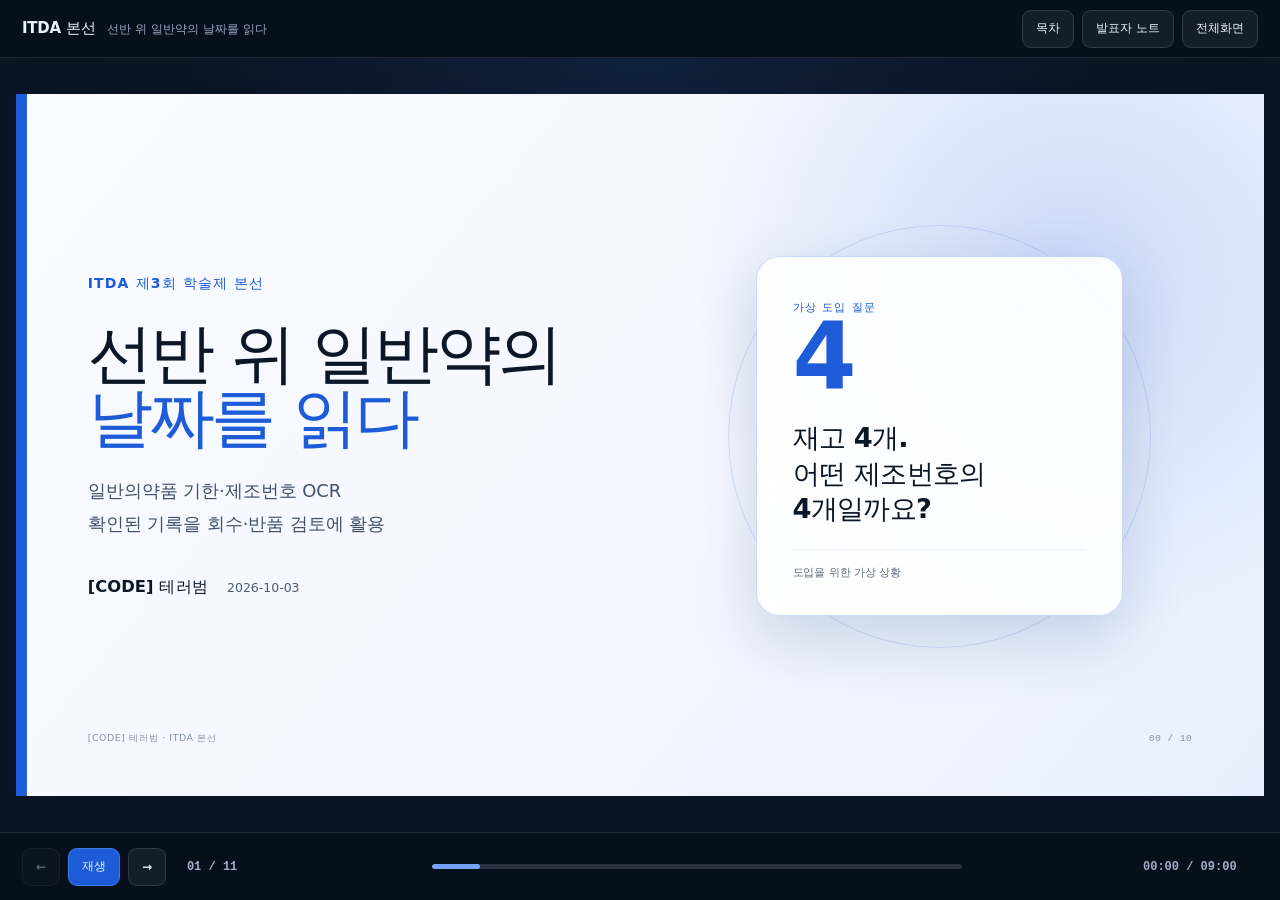
<file: finals-20261002/index.template.html>
<!doctype html>
<html lang="ko">
<head>
  <meta charset="utf-8">
  <meta name="viewport" content="width=device-width, initial-scale=1, viewport-fit=cover">
  <meta name="color-scheme" content="light">
  <meta name="theme-color" content="#08111f">
  <meta name="description" content="ITDA 제3회 학술제 본선 발표. 일반의약품 기한·제조번호 OCR과 회수·반품 검토 보조.">
  <title>ITDA 본선 발표 · [CODE] 테러범</title>
  <link rel="stylesheet" href="presentation.css">
</head>
<body>
  <div class="presentation" id="presentation">
    <header class="appbar">
      <div class="brand">
        <strong>ITDA 본선</strong>
        <span id="deck-title">선반 위 일반약의 날짜를 읽다</span>
      </div>
      <div class="app-actions" aria-label="발표 도구">
        <button class="chrome-button" id="toc-button" type="button" title="목차 열기 (M)">목차</button>
        <button class="chrome-button" id="notes-button" type="button" title="발표자 노트 열기 (N)"><span class="wide-label">발표자 </span>노트</button>
        <button class="chrome-button" id="fullscreen-button" type="button">전체화면</button>
      </div>
    </header>

    <main class="viewport" id="viewport" aria-live="polite">
      <div class="stage-wrap" id="stage-wrap">
        <div class="stage" id="stage" tabindex="-1">
          <div class="error-screen">
            <p>발표 데이터를 불러오는 중입니다.</p>
          </div>
        </div>
      </div>
    </main>

    <footer class="controlbar" aria-label="슬라이드 재생 제어">
      <div class="playback">
        <button class="chrome-button" id="prev-button" type="button" aria-label="이전 슬라이드">←</button>
        <button class="chrome-button primary" id="play-button" type="button" aria-pressed="false" title="재생 또는 일시정지 (Space/P)">재생</button>
        <button class="chrome-button" id="next-button" type="button" aria-label="다음 슬라이드">→</button>
        <span class="slide-position" id="slide-position">01 / 11</span>
      </div>
      <div class="progress-track" aria-hidden="true">
        <span class="progress-bar" id="progress-bar"></span>
        <span class="time-bar" id="time-bar"></span>
      </div>
      <div class="jump-actions">
        <span class="time-display" id="time-display">00:00 / 09:00</span>
      </div>
    </footer>
  </div>

  <section class="overlay" id="toc-overlay" aria-hidden="true" aria-label="발표 목차">
    <div class="overlay-panel" role="dialog" aria-modal="true" aria-labelledby="toc-title">
      <div class="overlay-head">
        <div>
          <div class="eyebrow">11 SLIDES · 9 MIN REHEARSAL</div>
          <h2 id="toc-title">발표 목차</h2>
        </div>
        <button class="overlay-close" type="button" data-close-overlay aria-label="목차 닫기">×</button>
      </div>
      <ol class="toc-list" id="toc-list"></ol>
    </div>
  </section>

  <section class="overlay" id="notes-overlay" aria-hidden="true" aria-label="발표자 노트">
    <div class="overlay-panel notes-panel" role="dialog" aria-modal="true" aria-labelledby="notes-title">
      <div class="overlay-head">
        <div>
          <div class="eyebrow">PRESENTER NOTES</div>
          <h2 id="notes-title">발표자 노트</h2>
        </div>
        <button class="overlay-close" type="button" data-close-overlay aria-label="노트 닫기">×</button>
      </div>
      <div class="notes-script" id="notes-script"></div>
      <div class="notes-cue" id="notes-cue"></div>
      <div class="notes-correction" id="notes-correction"></div>
      <ul class="source-list" id="source-list"></ul>
    </div>
  </section>

  <script id="slide-data" type="application/json">__SLIDES_JSON__</script>
  <script src="presentation.js" defer></script>
</body>
</html>
</file>
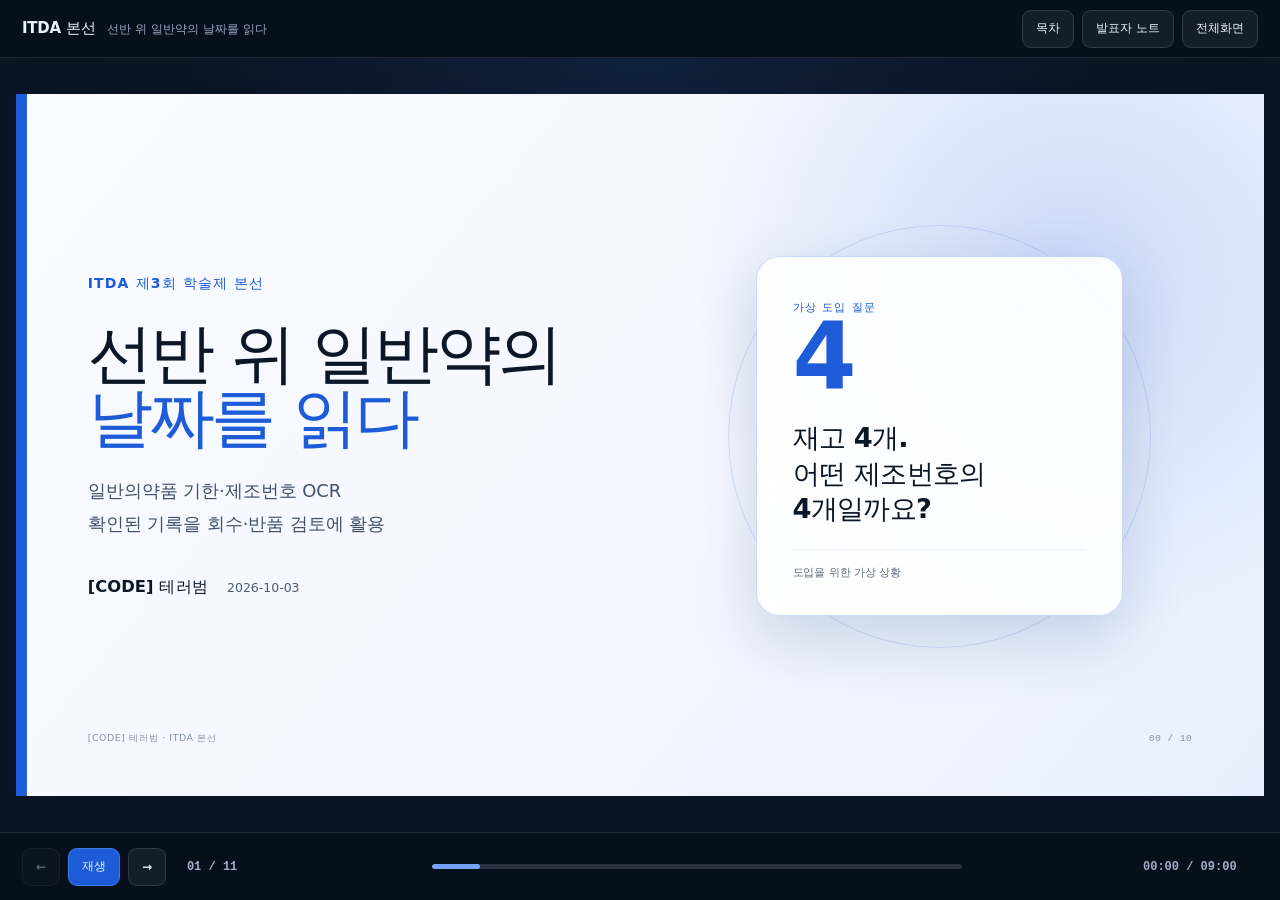
<file: finals-20261002/발표_오프라인.html>
<!doctype html>
<html lang="ko">
<head>
  <meta charset="utf-8">
  <meta name="viewport" content="width=device-width, initial-scale=1, viewport-fit=cover">
  <meta name="color-scheme" content="light">
  <meta name="theme-color" content="#08111f">
  <meta name="description" content="ITDA 제3회 학술제 본선 발표. 일반의약품 기한·제조번호 OCR과 회수·반품 검토 보조.">
  <title>ITDA 본선 발표 · [CODE] 테러범</title>
  <style>:root {
  --ink: #0b1626;
  --muted: #5d6b7f;
  --soft: #eef3f9;
  --paper: #f8fbff;
  --white: #ffffff;
  --blue: #1e5bd8;
  --blue-deep: #103580;
  --blue-pale: #eaf1ff;
  --red: #e5484d;
  --red-pale: #fff0f1;
  --yellow: #f2b705;
  --yellow-pale: #fff7d6;
  --green: #345ed0;
  --green-pale: #edf3ff;
  --line: #d9e2ef;
  --shadow: 0 24px 70px rgba(8, 24, 51, 0.18);
  --font-sans: "Apple SD Gothic Neo", "Noto Sans KR", "Malgun Gothic", system-ui, sans-serif;
  --font-mono: "SFMono-Regular", Consolas, "Liberation Mono", monospace;
}

* {
  box-sizing: border-box;
}

html,
body {
  width: 100%;
  height: 100%;
  margin: 0;
}

body {
  overflow: hidden;
  background: #08111f;
  color: var(--ink);
  font-family: var(--font-sans);
  font-synthesis: none;
  text-rendering: optimizeLegibility;
}

button,
a {
  font: inherit;
  touch-action: manipulation;
}

button {
  border: 0;
  cursor: pointer;
}

button:focus-visible,
a:focus-visible {
  outline: 3px solid #8ab2ff;
  outline-offset: 3px;
}

button:disabled {
  cursor: default;
  opacity: 0.38;
}

.presentation {
  width: 100%;
  height: 100%;
  display: grid;
  grid-template-rows: 58px minmax(0, 1fr) 68px;
}

.appbar,
.controlbar {
  position: relative;
  z-index: 30;
  display: flex;
  align-items: center;
  padding: 0 22px;
  color: #eaf2ff;
  background: rgba(7, 16, 30, 0.96);
}

.appbar {
  justify-content: space-between;
  border-bottom: 1px solid rgba(255, 255, 255, 0.1);
}

.brand {
  display: flex;
  align-items: baseline;
  gap: 12px;
  min-width: 0;
}

.brand strong {
  font-size: 15px;
  letter-spacing: -0.25px;
  white-space: nowrap;
}

.brand span {
  overflow: hidden;
  color: #93a5be;
  font-size: 12px;
  text-overflow: ellipsis;
  white-space: nowrap;
}

.app-actions,
.playback,
.jump-actions {
  display: flex;
  align-items: center;
  gap: 8px;
}

.chrome-button {
  min-height: 38px;
  padding: 0 13px;
  border: 1px solid rgba(255, 255, 255, 0.12);
  border-radius: 9px;
  background: rgba(255, 255, 255, 0.06);
  color: #eaf2ff;
  font-size: 12px;
  font-weight: 700;
}

.chrome-button:hover {
  background: rgba(255, 255, 255, 0.12);
}

.chrome-button.primary {
  border-color: #3f78e8;
  background: var(--blue);
}

.viewport {
  position: relative;
  min-height: 0;
  overflow: hidden;
  background:
    radial-gradient(circle at 50% 0%, rgba(40, 93, 182, 0.17), transparent 46%),
    #0a1423;
}

.stage-wrap {
  position: absolute;
  top: 50%;
  left: 50%;
  transform: translate(-50%, -50%);
}

.stage {
  position: relative;
  width: 1600px;
  height: 900px;
  overflow: hidden;
  transform-origin: top left;
  background: var(--paper);
  box-shadow: var(--shadow);
}

.slide {
  position: absolute;
  inset: 0;
  display: flex;
  flex-direction: column;
  overflow: hidden;
  padding: 54px 80px 44px;
  background:
    linear-gradient(rgba(20, 66, 132, 0.028) 1px, transparent 1px),
    linear-gradient(90deg, rgba(20, 66, 132, 0.028) 1px, transparent 1px),
    radial-gradient(circle at 92% 4%, rgba(38, 105, 214, 0.09), transparent 27%),
    var(--paper);
  background-size: 80px 80px, 80px 80px, auto, auto;
}

.slide::before {
  position: absolute;
  top: 0;
  left: 0;
  width: 8px;
  height: 100%;
  background: var(--blue);
  content: "";
}

.slide-topline {
  display: flex;
  align-items: center;
  justify-content: space-between;
  min-height: 30px;
  margin-bottom: 21px;
}

.slide-kicker {
  display: flex;
  align-items: center;
  gap: 13px;
  color: var(--blue);
  font-size: 18px;
  font-weight: 800;
  letter-spacing: 0.08em;
}

.slide-kicker .number {
  color: #64758b;
  font-family: var(--font-mono);
  font-size: 15px;
  letter-spacing: 0.13em;
}

.source-count {
  color: #718198;
  font-size: 13px;
  font-weight: 700;
}

.slide-title {
  max-width: 1420px;
  margin: 0;
  color: var(--ink);
  font-size: 58px;
  font-weight: 900;
  letter-spacing: -0.045em;
  line-height: 1.08;
  white-space: pre-line;
  word-break: keep-all;
}

.slide-body {
  flex: 1;
  min-height: 0;
  margin-top: 34px;
}

.slide-footer {
  display: flex;
  align-items: center;
  justify-content: space-between;
  margin-top: 22px;
  color: #8290a3;
  font-size: 12px;
  letter-spacing: 0.06em;
}

.slide-footer .page-index {
  font-family: var(--font-mono);
}

.body-points {
  margin: 0;
  padding: 0;
  list-style: none;
}

.body-points li {
  position: relative;
  padding-left: 24px;
  color: #35445a;
  font-size: 28px;
  line-height: 1.55;
  word-break: keep-all;
}

.body-points li + li {
  margin-top: 10px;
}

.body-points li::before {
  position: absolute;
  top: 0.78em;
  left: 0;
  width: 9px;
  height: 9px;
  border-radius: 50%;
  background: var(--blue);
  content: "";
}

.eyebrow {
  color: var(--blue);
  font-size: 14px;
  font-weight: 850;
  letter-spacing: 0.12em;
  text-transform: uppercase;
}

.caption {
  color: var(--muted);
  font-size: 14px;
  line-height: 1.5;
  word-break: keep-all;
}

.status-tag {
  display: inline-flex;
  align-items: center;
  min-height: 27px;
  padding: 0 9px;
  border-radius: 6px;
  background: var(--blue-pale);
  color: var(--blue-deep);
  font-size: 12px;
  font-weight: 850;
}

.status-tag.red {
  background: var(--red-pale);
  color: #b4232e;
}

.status-tag.yellow {
  background: var(--yellow-pale);
  color: #805c00;
}

.status-tag.green {
  background: var(--green-pale);
  color: #087655;
}

.reveal {
  opacity: 0;
  transform: translateY(18px);
}

.slide.is-ready .reveal {
  opacity: 1;
  transform: none;
  transition:
    opacity 420ms ease calc(var(--reveal-index, 0) * 75ms),
    transform 420ms ease calc(var(--reveal-index, 0) * 75ms);
}

/* Cover */
.layout-cover {
  padding: 82px 92px 66px;
  background:
    radial-gradient(circle at 84% 25%, rgba(30, 91, 216, 0.18), transparent 32%),
    linear-gradient(130deg, #f9fbff 0%, #f3f7ff 58%, #e8f0ff 100%);
}

.layout-cover::before {
  width: 14px;
}

.cover-grid {
  display: grid;
  grid-template-columns: 1.02fr 0.98fr;
  flex: 1;
  align-items: center;
  gap: 92px;
}

.cover-copy .slide-kicker {
  margin-bottom: 38px;
}

.cover-copy .slide-title {
  max-width: 690px;
  font-size: 83px;
  line-height: 0.99;
}

.cover-copy .slide-title .accent {
  color: var(--blue);
}

.cover-lines {
  display: grid;
  gap: 8px;
  margin-top: 36px;
  color: #40516a;
  font-size: 23px;
  line-height: 1.45;
}

.cover-meta {
  display: flex;
  align-items: center;
  gap: 24px;
  margin-top: 50px;
  color: #4c5d75;
  font-size: 16px;
}

.cover-meta strong {
  color: var(--ink);
  font-size: 21px;
}

.question-visual {
  position: relative;
  display: grid;
  min-height: 560px;
  place-items: center;
}

.question-visual::before,
.question-visual::after {
  position: absolute;
  border: 1px solid rgba(30, 91, 216, 0.2);
  border-radius: 50%;
  content: "";
}

.question-visual::before {
  width: 540px;
  height: 540px;
}

.question-visual::after {
  width: 390px;
  height: 390px;
}

.question-panel {
  position: relative;
  z-index: 2;
  width: 470px;
  padding: 56px 46px 44px;
  border: 1px solid rgba(30, 91, 216, 0.23);
  border-radius: 30px;
  background: rgba(255, 255, 255, 0.91);
  box-shadow: 0 30px 80px rgba(22, 54, 111, 0.18);
  transform: rotate(1.8deg);
}

.question-panel .big-number {
  color: var(--blue);
  font-size: 118px;
  font-weight: 900;
  line-height: 0.9;
}

.question-panel .question {
  margin-top: 30px;
  color: var(--ink);
  font-size: 35px;
  font-weight: 850;
  letter-spacing: -0.035em;
  line-height: 1.3;
  white-space: pre-line;
  word-break: keep-all;
}

.question-panel .caption {
  margin-top: 28px;
  padding-top: 18px;
  border-top: 1px solid var(--line);
}

/* Problem */
.problem-grid {
  display: grid;
  grid-template-columns: 0.88fr 1.25fr;
  height: 100%;
  gap: 75px;
}

.problem-points {
  align-self: end;
  padding: 28px 0 12px;
  border-top: 2px solid var(--ink);
}

.comparison-visual {
  position: relative;
  display: grid;
  grid-template-columns: 1fr 74px 1fr;
  align-items: center;
  height: 100%;
}

.comparison-column {
  min-height: 340px;
  padding: 38px;
  border-top: 7px solid var(--blue);
  background: var(--white);
  box-shadow: 0 18px 50px rgba(16, 47, 95, 0.1);
}

.comparison-column:last-child {
  border-color: var(--red);
}

.comparison-column h3 {
  margin: 0 0 35px;
  font-size: 27px;
}

.comparison-column ul {
  display: grid;
  gap: 22px;
  margin: 0;
  padding: 0;
  list-style: none;
}

.comparison-column li {
  padding-bottom: 18px;
  border-bottom: 1px solid var(--line);
  color: #324158;
  font-size: 32px;
  font-weight: 700;
}

.comparison-gap {
  color: #8291a6;
  font-size: 46px;
  font-weight: 900;
  text-align: center;
}

.comparison-visual .caption {
  position: absolute;
  right: 0;
  bottom: 4px;
  left: 0;
  text-align: center;
}

/* Stakes */
.stakes-layout {
  display: grid;
  grid-template-rows: 1fr auto;
  height: 100%;
}

.stakes-words {
  display: grid;
  grid-template-columns: repeat(3, 1fr);
  align-items: center;
  gap: 42px;
}

.stakes-word {
  position: relative;
  padding: 28px 20px 28px 0;
  border-bottom: 2px solid var(--line);
}

.stakes-word .ordinal {
  color: var(--blue);
  font-family: var(--font-mono);
  font-size: 15px;
}

.stakes-word strong {
  display: block;
  margin-top: 18px;
  font-size: 42px;
  line-height: 1.15;
  word-break: keep-all;
}

.stakes-word:not(:last-child)::after {
  position: absolute;
  top: 50%;
  right: -30px;
  color: #9badc4;
  font-size: 38px;
  content: "›";
}

.sequence-line {
  display: grid;
  grid-template-columns: repeat(4, 1fr);
  gap: 0;
  margin-top: 35px;
  border-top: 1px solid var(--line);
}

.sequence-item {
  position: relative;
  padding: 24px 18px 10px 28px;
  color: #314057;
  font-size: 17px;
  font-weight: 750;
}

.sequence-item::before {
  position: absolute;
  top: -7px;
  left: 0;
  width: 13px;
  height: 13px;
  border: 3px solid var(--paper);
  border-radius: 50%;
  background: var(--blue);
  box-shadow: 0 0 0 1px var(--blue);
  content: "";
}

.sequence-caption {
  grid-column: 1 / -1;
  margin-top: 18px;
  color: #7d5600;
  font-size: 15px;
}

/* Position */
.boundary-layout {
  display: grid;
  grid-template-rows: 1fr auto;
  height: 100%;
  gap: 30px;
}

.boundary-line {
  display: grid;
  grid-template-columns: 1fr 1.05fr 1fr;
  align-items: stretch;
  min-height: 300px;
  border-top: 2px solid var(--line);
  border-bottom: 2px solid var(--line);
}

.boundary-block {
  display: flex;
  flex-direction: column;
  justify-content: center;
  padding: 34px 42px;
}

.boundary-block + .boundary-block {
  border-left: 1px solid var(--line);
}

.boundary-block.middle {
  background: var(--blue-pale);
  color: var(--blue-deep);
}

.boundary-block .label {
  color: var(--muted);
  font-size: 14px;
  font-weight: 800;
  letter-spacing: 0.08em;
}

.boundary-block strong {
  margin-top: 20px;
  font-size: 33px;
  line-height: 1.25;
  word-break: keep-all;
}

.boundary-notes {
  display: grid;
  grid-template-columns: 1fr 1fr 1fr;
  gap: 32px;
}

.boundary-notes p {
  margin: 0;
  padding-top: 18px;
  border-top: 4px solid var(--blue);
  color: #3c4a5e;
  font-size: 17px;
  line-height: 1.55;
}

/* Flow */
.flow-layout {
  display: grid;
  grid-template-rows: auto 1fr;
  height: 100%;
  gap: 34px;
}

.workflow-track {
  position: relative;
  display: grid;
  grid-template-columns: repeat(5, 1fr);
  gap: 20px;
}

.workflow-track::before {
  position: absolute;
  top: 37px;
  right: 7%;
  left: 7%;
  height: 3px;
  background: linear-gradient(90deg, var(--blue), #77a4ff);
  content: "";
}

.workflow-step {
  position: relative;
  z-index: 1;
  text-align: center;
}

.workflow-step .node {
  display: grid;
  width: 76px;
  height: 76px;
  margin: auto;
  place-items: center;
  border: 5px solid var(--paper);
  border-radius: 50%;
  background: var(--blue);
  color: white;
  box-shadow: 0 0 0 2px var(--blue);
  font: 800 16px var(--font-mono);
}

.workflow-step strong {
  display: block;
  margin-top: 15px;
  font-size: 19px;
}

.flow-lower {
  display: grid;
  grid-template-columns: 0.92fr 1.08fr;
  gap: 54px;
}

.record-sheet {
  padding: 30px 34px;
  border-left: 6px solid var(--blue);
  background: #0d1e38;
  color: #edf4ff;
  box-shadow: 0 18px 45px rgba(11, 29, 58, 0.16);
}

.record-sheet .eyebrow {
  color: #8eb5ff;
}

.record-field {
  display: grid;
  grid-template-columns: 95px 1fr;
  gap: 18px;
  padding: 15px 0;
  border-bottom: 1px solid rgba(255, 255, 255, 0.12);
  font-size: 18px;
}

.record-field span:first-child {
  color: #99aac2;
}

.reuse-list {
  display: grid;
  align-content: start;
  gap: 20px;
}

.reuse-item {
  padding: 20px 0 18px;
  border-bottom: 1px solid var(--line);
  color: #26354a;
  font-size: 20px;
  font-weight: 750;
}

.reuse-item::before {
  display: inline-grid;
  width: 31px;
  height: 31px;
  margin-right: 13px;
  place-items: center;
  border-radius: 50%;
  background: var(--blue-pale);
  color: var(--blue);
  font: 850 13px var(--font-mono);
  content: attr(data-index);
}

.flow-caption {
  margin-top: 14px;
  padding: 12px 15px;
  background: var(--yellow-pale);
  color: #735600;
  font-size: 14px;
  line-height: 1.45;
}

/* OCR */
.ocr-layout {
  display: grid;
  grid-template-columns: 1.25fr 0.75fr;
  height: 100%;
  gap: 52px;
}

.parser-table {
  align-self: stretch;
  overflow: hidden;
  border: 1px solid var(--line);
  border-radius: 18px;
  background: white;
  box-shadow: 0 14px 38px rgba(20, 52, 98, 0.08);
}

.parser-row {
  display: grid;
  grid-template-columns: 1.24fr 0.92fr 0.84fr;
  align-items: center;
  min-height: 88px;
  padding: 0 25px;
  border-bottom: 1px solid var(--line);
}

.parser-row:last-child {
  border-bottom: 0;
}

.parser-row.header {
  min-height: 48px;
  background: #f1f5fb;
  color: #617188;
  font-size: 12px;
  font-weight: 850;
  letter-spacing: 0.08em;
}

.parser-row code {
  color: #16253a;
  font: 700 25px var(--font-mono);
}

.parser-row .normalized {
  color: var(--blue);
  font: 750 24px var(--font-mono);
}

.parser-row .reason {
  color: #5f6f85;
  font-size: 22px;
}

.meaning-gate {
  display: flex;
  flex-direction: column;
  justify-content: space-between;
  padding: 8px 0;
}

.meaning-gate .gate-title {
  max-width: 380px;
  font-size: 36px;
  font-weight: 900;
  line-height: 1.23;
  word-break: keep-all;
}

.gate-list {
  display: grid;
  gap: 10px;
  margin-top: 25px;
}

.gate-item {
  display: grid;
  grid-template-columns: 30px 1fr;
  gap: 12px;
  align-items: center;
  color: #34445b;
  font-size: 24px;
}

.gate-item::before {
  display: grid;
  width: 28px;
  height: 28px;
  place-items: center;
  border-radius: 8px;
  background: var(--blue-pale);
  color: var(--blue);
  font-weight: 900;
  content: "✓";
}

.partial-date {
  padding: 23px 25px;
  border: 1px solid #e6c663;
  background: var(--yellow-pale);
  color: #6c5100;
  font-size: 17px;
  line-height: 1.55;
}

/* Strategy */
.strategy-layout {
  display: grid;
  grid-template-columns: 1.25fr 0.75fr;
  align-items: center;
  height: 100%;
  gap: 64px;
}

.branch-diagram {
  position: relative;
  display: grid;
  grid-template-columns: 1fr 1fr 1fr;
  grid-template-rows: 1fr 1fr;
  gap: 26px 56px;
  min-height: 360px;
}

.branch-node {
  position: relative;
  z-index: 1;
  display: flex;
  flex-direction: column;
  justify-content: center;
  min-height: 145px;
  padding: 25px 28px;
  border: 2px solid var(--line);
  border-radius: 18px;
  background: white;
}

.branch-node strong {
  font-size: 24px;
}

.branch-node span {
  margin-top: 10px;
  color: var(--muted);
  font-size: 15px;
  line-height: 1.45;
}

.branch-node.base {
  grid-row: 1 / 3;
  align-self: center;
  border-color: var(--blue);
  background: var(--blue-deep);
  color: white;
}

.branch-node.base span {
  color: #b9cdf5;
}

.branch-node.decision {
  grid-row: 1 / 3;
  grid-column: 2;
  align-self: center;
  border-radius: 80px;
  background: var(--blue-pale);
  text-align: center;
}

.branch-node.accept {
  grid-column: 3;
  border-color: #78cbb2;
  background: var(--green-pale);
}

.branch-node.rescue {
  grid-column: 3;
  border-color: #efc759;
  background: var(--yellow-pale);
}

.branch-arrow {
  position: absolute;
  color: #8aa0bf;
  font-size: 34px;
  font-weight: 900;
}

.branch-arrow.one {
  top: 46%;
  left: 31%;
}

.branch-arrow.two {
  top: 21%;
  left: 66%;
}

.branch-arrow.three {
  top: 70%;
  left: 66%;
}

.measurement-scope {
  padding-left: 38px;
  border-left: 3px solid var(--blue);
}

.measurement-scope h3 {
  margin: 0 0 25px;
  font-size: 30px;
}

.measurement-row {
  padding: 18px 0;
  border-bottom: 1px solid var(--line);
}

.measurement-row strong {
  display: block;
  font-size: 20px;
}

.measurement-row span {
  display: block;
  margin-top: 7px;
  color: var(--muted);
  font-size: 15px;
  line-height: 1.45;
}

/* Recall */
.recall-layout {
  display: grid;
  grid-template-columns: 0.83fr 1.17fr;
  height: 100%;
  gap: 55px;
}

.range-summary {
  display: flex;
  flex-direction: column;
  justify-content: center;
  padding: 38px 42px;
  border-left: 8px solid var(--red);
  background: var(--red-pale);
}

.range-summary .inputs {
  color: #6f3a42;
  font-size: 17px;
  line-height: 1.55;
}

.range-summary .range-number {
  margin: 38px 0 20px;
  color: var(--red);
  font-size: 92px;
  font-weight: 900;
  letter-spacing: -0.06em;
  line-height: 0.9;
}

.range-summary .range-number small {
  margin-left: 10px;
  color: #59323a;
  font-size: 26px;
}

.range-summary code {
  display: block;
  padding-top: 18px;
  border-top: 1px solid rgba(229, 72, 77, 0.25);
  color: #723c43;
  font: 700 15px/1.7 var(--font-mono);
}

.range-plot {
  display: flex;
  flex-direction: column;
  justify-content: center;
}

.range-axis {
  position: relative;
  height: 120px;
  margin: 40px 25px 20px;
}

.range-axis .baseline {
  position: absolute;
  top: 61px;
  right: 0;
  left: 0;
  height: 8px;
  border-radius: 8px;
  background: #dde5ef;
}

.range-axis .active-range {
  position: absolute;
  top: 54px;
  left: 50%;
  width: 50%;
  height: 22px;
  border-radius: 20px;
  background: linear-gradient(90deg, #f38c90, var(--red));
}

.range-tick {
  position: absolute;
  top: 85px;
  transform: translateX(-50%);
  color: #64748b;
  font: 700 16px var(--font-mono);
}

.range-marker {
  position: absolute;
  top: 20px;
  transform: translateX(-50%);
  color: var(--red);
  font-size: 16px;
  font-weight: 850;
  white-space: nowrap;
}

.range-assumptions {
  display: grid;
  grid-template-columns: repeat(3, 1fr);
  gap: 15px;
  margin-top: 20px;
}

.range-assumption {
  padding-top: 17px;
  border-top: 3px solid var(--line);
  color: #435168;
  font-size: 15px;
  line-height: 1.45;
}

/* Returns */
.returns-layout {
  display: grid;
  grid-template-rows: auto 1fr;
  height: 100%;
  gap: 34px;
}

.window-timeline {
  position: relative;
  padding: 27px 32px 38px;
  border: 1px solid var(--line);
  background: white;
}

.window-head {
  display: flex;
  justify-content: space-between;
  color: #495970;
  font-size: 15px;
}

.window-head strong {
  color: var(--ink);
  font-size: 18px;
}

.window-line {
  position: relative;
  height: 62px;
  margin-top: 15px;
}

.window-line::before {
  position: absolute;
  top: 30px;
  right: 0;
  left: 0;
  height: 5px;
  background: #dce5f1;
  content: "";
}

.window-active {
  position: absolute;
  top: 25px;
  right: 0;
  left: 43%;
  height: 15px;
  border-radius: 15px;
  background: #66c6a7;
}

.window-now,
.window-open,
.window-expiry {
  position: absolute;
  top: 0;
  transform: translateX(-50%);
  font: 750 13px var(--font-mono);
  white-space: nowrap;
}

.window-now {
  left: 5%;
  color: #b87900;
}

.window-open {
  left: 43%;
  color: #087655;
}

.window-expiry {
  right: 0;
  transform: none;
  color: #087655;
}

.returns-lower {
  display: grid;
  grid-template-columns: 0.86fr 1.14fr;
  gap: 45px;
}

.return-states {
  display: grid;
  grid-template-columns: 1fr 1fr;
  gap: 18px;
}

.return-state {
  padding: 20px 22px;
  border-left: 5px solid var(--blue);
  background: white;
}

.return-state strong {
  display: block;
  font-size: 18px;
}

.return-state code {
  display: block;
  margin-top: 9px;
  color: #6c7b90;
  font: 700 12px/1.45 var(--font-mono);
}

.return-state.hold {
  border-color: var(--yellow);
  background: var(--yellow-pale);
}

.comparison-limit {
  display: flex;
  flex-direction: column;
  justify-content: center;
  padding: 34px 38px;
  border: 2px solid var(--blue);
  background: var(--blue-pale);
}

.comparison-limit h3 {
  margin: 0 0 18px;
  color: var(--blue-deep);
  font-size: 28px;
}

.comparison-limit p {
  margin: 0;
  color: #3d557c;
  font-size: 19px;
  line-height: 1.6;
}

.comparison-limit .caption {
  margin-top: 22px;
  padding-top: 17px;
  border-top: 1px solid #bfd1f4;
}

/* Demo */
.layout-demo {
  background:
    radial-gradient(circle at 10% 0%, rgba(30, 91, 216, 0.12), transparent 28%),
    var(--paper);
}

.demo-ribbon {
  display: flex;
  align-items: center;
  justify-content: space-between;
  margin-bottom: 18px;
  padding: 12px 16px;
  background: var(--yellow-pale);
  color: #684e00;
  font-size: 14px;
  font-weight: 800;
}

.demo-layout {
  display: grid;
  grid-template-columns: 0.72fr 1.28fr;
  min-height: 0;
  height: calc(100% - 58px);
  gap: 36px;
}

.demo-steps {
  display: flex;
  flex-direction: column;
  justify-content: center;
  gap: 13px;
}

.demo-step {
  display: grid;
  grid-template-columns: 42px 1fr;
  align-items: center;
  gap: 14px;
  padding: 16px 17px;
  border-left: 4px solid #cad5e4;
  color: #69778b;
  transition: 240ms ease;
}

.demo-step .step-number {
  display: grid;
  width: 36px;
  height: 36px;
  place-items: center;
  border-radius: 50%;
  background: #e9eef5;
  font: 800 12px var(--font-mono);
}

.demo-step strong {
  font-size: 18px;
}

.demo-step.is-active {
  border-left-color: var(--blue);
  background: var(--blue-pale);
  color: var(--blue-deep);
  transform: translateX(8px);
}

.demo-step.is-complete {
  border-left-color: var(--green);
  color: #234989;
}

.demo-step.is-active .step-number {
  background: var(--blue);
  color: white;
}

.demo-workbench {
  position: relative;
  overflow: hidden;
  border: 1px solid #cbd8e9;
  border-radius: 22px;
  background: white;
  box-shadow: 0 17px 46px rgba(17, 50, 100, 0.12);
}

.workbench-head {
  display: flex;
  align-items: center;
  justify-content: space-between;
  height: 54px;
  padding: 0 24px;
  border-bottom: 1px solid var(--line);
  background: #f5f8fd;
  color: #526177;
  font-size: 13px;
  font-weight: 800;
}

.demo-pane {
  display: none;
  height: calc(100% - 54px);
  padding: 28px 30px;
}

.demo-pane.is-active {
  display: grid;
  animation: pane-in 320ms ease both;
}

.raw-snippet {
  align-self: center;
  padding: 34px;
  border-left: 6px solid var(--blue);
  background: #101e34;
  color: #eef4ff;
  font: 700 32px/1.8 var(--font-mono);
  white-space: pre-line;
}

.raw-snippet small {
  display: block;
  margin-bottom: 14px;
  color: #89aff4;
  font: 800 12px var(--font-sans);
  letter-spacing: 0.12em;
}

.confirmation-grid {
  display: grid;
  grid-template-columns: 1fr 1fr;
  align-content: center;
  gap: 16px;
}

.fake-field {
  padding: 15px 17px;
  border: 1px solid #cbd7e7;
  border-radius: 9px;
  background: #fbfdff;
}

.fake-field span {
  display: block;
  color: #6d7c90;
  font-size: 12px;
}

.fake-field strong {
  display: block;
  margin-top: 7px;
  font-size: 25px;
}

.confirmation-note {
  grid-column: 1 / -1;
  padding: 15px 17px;
  background: var(--green-pale);
  color: #234989;
  font-size: 15px;
  font-weight: 750;
}

.saved-record {
  align-self: center;
  padding: 28px 32px;
  border: 2px solid var(--green);
  background: var(--green-pale);
}

.saved-record h3 {
  margin: 0 0 20px;
  color: #234989;
  font-size: 28px;
}

.saved-record dl {
  display: grid;
  grid-template-columns: 120px 1fr;
  gap: 12px 20px;
  margin: 0;
}

.saved-record dt {
  color: #536a91;
  font-size: 14px;
}

.saved-record dd {
  margin: 0;
  color: #243d67;
  font-size: 23px;
  font-weight: 750;
}

.result-pair {
  display: grid;
  grid-template-columns: 1fr 1fr;
  align-content: center;
  gap: 18px;
}

.result-box {
  min-height: 175px;
  padding: 24px;
  border-top: 6px solid var(--blue);
  background: var(--blue-pale);
}

.result-box.hold {
  border-color: var(--yellow);
  background: var(--yellow-pale);
}

.result-box .code {
  font: 800 13px var(--font-mono);
}

.result-box strong {
  display: block;
  margin-top: 20px;
  font-size: 29px;
}

.result-box p {
  margin: 10px 0 0;
  color: #536178;
  font-size: 22px;
  line-height: 1.45;
}

.demo-controls {
  display: flex;
  justify-content: flex-end;
  gap: 9px;
  margin-top: 13px;
}

.demo-control {
  min-height: 38px;
  padding: 0 14px;
  border-radius: 8px;
  background: var(--blue-pale);
  color: var(--blue-deep);
  font-size: 13px;
  font-weight: 800;
}

.demo-control.primary {
  background: var(--blue);
  color: white;
}

/* Closing */
.closing-layout {
  display: grid;
  grid-template-columns: 0.92fr 1.08fr;
  align-items: center;
  height: 100%;
  gap: 70px;
}

.closing-points {
  padding-top: 25px;
  border-top: 4px solid var(--blue);
}

.closing-question {
  position: relative;
  padding: 52px;
  border: 2px solid var(--blue);
  background: var(--blue-deep);
  color: white;
}

.closing-question::after {
  position: absolute;
  right: -22px;
  bottom: -22px;
  width: 90px;
  height: 90px;
  border-right: 10px solid var(--yellow);
  border-bottom: 10px solid var(--yellow);
  content: "";
}

.closing-question .question {
  font-size: 40px;
  font-weight: 900;
  letter-spacing: -0.04em;
  line-height: 1.3;
  white-space: pre-line;
  word-break: keep-all;
}

.closing-question .caption {
  margin-top: 35px;
  color: #b9cbed;
}

/* Chrome */
.controlbar {
  justify-content: space-between;
  gap: 20px;
  border-top: 1px solid rgba(255, 255, 255, 0.1);
}

.slide-position {
  min-width: 76px;
  color: #9eb0c9;
  font: 700 12px var(--font-mono);
  text-align: center;
}

.progress-track {
  position: relative;
  flex: 1;
  max-width: 530px;
  height: 5px;
  overflow: hidden;
  border-radius: 8px;
  background: rgba(255, 255, 255, 0.14);
}

.progress-bar,
.time-bar {
  position: absolute;
  inset: 0 auto 0 0;
  width: 0;
  border-radius: inherit;
}

.progress-bar {
  background: #76a2ff;
}

.time-bar {
  background: var(--yellow);
  opacity: 0.72;
}

.time-display {
  min-width: 115px;
  color: #9fb0c8;
  font: 700 12px var(--font-mono);
}

.overlay {
  position: fixed;
  z-index: 80;
  inset: 58px 0 68px;
  display: none;
  overflow: auto;
  padding: 38px;
  background: rgba(4, 10, 19, 0.82);
  backdrop-filter: blur(12px);
}

.overlay.is-open {
  display: block;
}

.overlay-panel {
  width: min(960px, 100%);
  margin: 0 auto;
  padding: 34px;
  border: 1px solid #d8e2f0;
  border-radius: 18px;
  background: #f9fbff;
  box-shadow: var(--shadow);
}

.overlay-head {
  display: flex;
  align-items: start;
  justify-content: space-between;
  gap: 20px;
  margin-bottom: 25px;
}

.overlay-head h2 {
  margin: 0;
  font-size: 28px;
}

.overlay-close {
  min-width: 42px;
  min-height: 42px;
  border-radius: 9px;
  background: #e8eef7;
  color: #1e334f;
  font-size: 20px;
}

.toc-list {
  display: grid;
  grid-template-columns: 1fr 1fr;
  gap: 10px;
  margin: 0;
  padding: 0;
  list-style: none;
}

.toc-button {
  display: grid;
  grid-template-columns: 42px 1fr auto;
  width: 100%;
  min-height: 64px;
  align-items: center;
  gap: 13px;
  padding: 12px 15px;
  border: 1px solid var(--line);
  border-radius: 10px;
  background: white;
  color: var(--ink);
  text-align: left;
}

.toc-button:hover,
.toc-button[aria-current="page"] {
  border-color: #80a8f1;
  background: var(--blue-pale);
}

.toc-number {
  color: var(--blue);
  font: 800 13px var(--font-mono);
}

.toc-title {
  overflow: hidden;
  font-size: 14px;
  font-weight: 800;
  text-overflow: ellipsis;
  white-space: nowrap;
}

.toc-duration {
  color: var(--muted);
  font: 700 11px var(--font-mono);
}

.notes-panel {
  color: #1c2a3d;
}

.notes-script {
  white-space: pre-line;
  color: #27384f;
  font-size: 17px;
  line-height: 1.78;
}

.notes-cue,
.notes-correction {
  margin-top: 22px;
  padding: 17px 19px;
  border-left: 5px solid var(--yellow);
  background: var(--yellow-pale);
  color: #654c00;
  font-size: 14px;
  line-height: 1.55;
}

.notes-correction {
  border-color: var(--blue);
  background: var(--blue-pale);
  color: #25446e;
}

.source-list {
  display: grid;
  gap: 12px;
  margin: 24px 0 0;
  padding: 24px 0 0;
  border-top: 1px solid var(--line);
  list-style: none;
}

.source-item a,
.source-item strong {
  color: var(--blue-deep);
  font-size: 14px;
}

.source-item p {
  margin: 5px 0 0;
  color: var(--muted);
  font-size: 13px;
  line-height: 1.45;
}

.error-screen {
  display: grid;
  width: 100%;
  height: 100%;
  place-items: center;
  padding: 40px;
  background: #f8fbff;
  color: #26364b;
  text-align: center;
}

.error-screen h1 {
  margin: 0 0 18px;
  color: #a52c35;
  font-size: 32px;
}

.error-screen p {
  max-width: 760px;
  margin: 0;
  font-size: 16px;
  line-height: 1.65;
}

@keyframes pane-in {
  from {
    opacity: 0;
    transform: translateY(12px);
  }
  to {
    opacity: 1;
    transform: none;
  }
}

@media (prefers-reduced-motion: reduce) {
  *,
  *::before,
  *::after {
    animation-duration: 0.001ms !important;
    animation-iteration-count: 1 !important;
    scroll-behavior: auto !important;
    transition-duration: 0.001ms !important;
  }
}

@media (max-width: 760px) {
  body {
    overflow: auto;
    background: var(--paper);
  }

  .presentation {
    min-height: 100%;
    height: auto;
    grid-template-rows: 54px auto 62px;
  }

  .appbar,
  .controlbar {
    position: sticky;
    z-index: 50;
    padding: 0 10px;
  }

  .appbar {
    top: 0;
  }

  .brand span,
  #fullscreen-button,
  #notes-button .wide-label,
  .time-display,
  .progress-track {
    display: none;
  }

  .chrome-button {
    min-width: 42px;
    min-height: 38px;
    padding: 0 10px;
  }

  .viewport {
    position: relative;
    overflow: visible;
    min-height: calc(100vh - 116px);
    background: var(--paper);
  }

  .stage-wrap {
    position: relative;
    top: auto;
    left: auto;
    width: 100% !important;
    height: auto !important;
    transform: none;
  }

  .stage {
    position: relative;
    width: 100%;
    height: auto;
    min-height: calc(100vh - 116px);
    overflow: visible;
    transform: none !important;
    box-shadow: none;
  }

  .slide {
    position: relative;
    min-height: calc(100vh - 116px);
    overflow: visible;
    padding: 28px 20px 38px;
    background-size: 44px 44px, 44px 44px, auto, auto;
  }

  .slide::before {
    width: 5px;
  }

  .slide-topline {
    margin-bottom: 14px;
  }

  .slide-kicker {
    font-size: 13px;
  }

  .source-count {
    font-size: 10px;
  }

  .slide-title {
    font-size: clamp(31px, 9vw, 42px);
    line-height: 1.12;
  }

  .slide-body {
    margin-top: 24px;
  }

  .slide-footer {
    margin-top: 28px;
  }

  .body-points li {
    font-size: 16px;
  }

  .cover-grid,
  .problem-grid,
  .flow-lower,
  .ocr-layout,
  .strategy-layout,
  .recall-layout,
  .returns-lower,
  .closing-layout,
  .demo-layout {
    display: block;
  }

  .layout-cover {
    padding: 34px 22px 42px;
  }

  .cover-copy .slide-kicker {
    margin-bottom: 25px;
  }

  .cover-copy .slide-title {
    font-size: clamp(46px, 14vw, 66px);
  }

  .cover-lines {
    margin-top: 25px;
    font-size: 18px;
  }

  .cover-meta {
    margin-top: 28px;
  }

  .question-visual {
    min-height: 0;
    margin-top: 34px;
  }

  .question-visual::before,
  .question-visual::after {
    display: none;
  }

  .question-panel {
    width: 100%;
    padding: 30px 26px;
    transform: none;
  }

  .question-panel .big-number {
    font-size: 76px;
  }

  .question-panel .question {
    font-size: 25px;
  }

  .problem-points {
    margin-bottom: 26px;
  }

  .comparison-visual {
    display: grid;
    grid-template-columns: 1fr;
    height: auto;
    gap: 12px;
  }

  .comparison-column {
    min-height: 0;
    padding: 24px;
  }

  .comparison-column h3 {
    margin-bottom: 18px;
    font-size: 21px;
  }

  .comparison-column ul {
    gap: 12px;
  }

  .comparison-column li {
    padding-bottom: 12px;
    font-size: 17px;
  }

  .comparison-gap {
    transform: rotate(90deg);
    font-size: 28px;
  }

  .comparison-visual .caption {
    position: static;
    margin-top: 10px;
  }

  .stakes-words,
  .sequence-line,
  .boundary-line,
  .boundary-notes,
  .workflow-track,
  .range-assumptions,
  .return-states,
  .result-pair,
  .toc-list {
    grid-template-columns: 1fr;
  }

  .stakes-word:not(:last-child)::after,
  .workflow-track::before {
    display: none;
  }

  .stakes-word strong {
    font-size: 29px;
  }

  .sequence-line {
    border-top: 0;
  }

  .sequence-item {
    border-left: 1px solid var(--line);
  }

  .sequence-item::before {
    top: 25px;
    left: -7px;
  }

  .boundary-line {
    min-height: 0;
  }

  .boundary-block + .boundary-block {
    border-top: 1px solid var(--line);
    border-left: 0;
  }

  .boundary-block {
    padding: 24px;
  }

  .boundary-block strong {
    margin-top: 11px;
    font-size: 24px;
  }

  .boundary-notes {
    margin-top: 22px;
  }

  .workflow-track {
    gap: 8px;
  }

  .workflow-step {
    display: grid;
    grid-template-columns: 46px 1fr;
    align-items: center;
    text-align: left;
  }

  .workflow-step .node {
    width: 42px;
    height: 42px;
    margin: 0;
    border-width: 3px;
    font-size: 11px;
  }

  .workflow-step strong {
    margin: 0;
    font-size: 16px;
  }

  .record-sheet,
  .reuse-list,
  .parser-table,
  .meaning-gate,
  .measurement-scope,
  .range-summary,
  .range-plot,
  .return-states,
  .comparison-limit,
  .closing-points,
  .closing-question,
  .demo-steps,
  .demo-workbench {
    margin-top: 24px;
  }

  .record-field {
    grid-template-columns: 76px 1fr;
    font-size: 15px;
  }

  .parser-row {
    grid-template-columns: 1fr;
    gap: 7px;
    padding: 17px;
  }

  .parser-row.header {
    display: none;
  }

  .parser-row code,
  .parser-row .normalized {
    font-size: 15px;
  }

  .meaning-gate .gate-title {
    font-size: 28px;
  }

  .branch-diagram {
    display: grid;
    grid-template-columns: 1fr;
    grid-template-rows: auto;
    min-height: 0;
    gap: 12px;
  }

  .branch-node.base,
  .branch-node.decision,
  .branch-node.accept,
  .branch-node.rescue {
    grid-row: auto;
    grid-column: auto;
  }

  .branch-node {
    min-height: 0;
    padding: 21px;
    border-radius: 14px;
  }

  .branch-node.decision {
    border-radius: 14px;
  }

  .branch-arrow {
    display: none;
  }

  .measurement-scope {
    padding-left: 20px;
  }

  .range-summary {
    padding: 28px;
  }

  .range-summary .range-number {
    font-size: 68px;
  }

  .range-axis {
    margin-right: 10px;
    margin-left: 10px;
  }

  .window-timeline {
    padding: 20px 16px 29px;
  }

  .window-head {
    display: block;
  }

  .window-head span {
    display: block;
    margin-top: 8px;
  }

  .demo-ribbon {
    align-items: flex-start;
    gap: 8px;
    font-size: 12px;
  }

  .demo-step {
    padding: 11px 13px;
  }

  .demo-workbench {
    min-height: 410px;
  }

  .demo-pane {
    min-height: 355px;
    height: auto;
    padding: 20px;
  }

  .raw-snippet {
    padding: 23px;
    font-size: 17px;
  }

  .confirmation-grid,
  .result-pair {
    grid-template-columns: 1fr;
  }

  .confirmation-note {
    grid-column: auto;
  }

  .saved-record dl {
    grid-template-columns: 92px 1fr;
  }

  .closing-question {
    padding: 30px;
  }

  .closing-question .question {
    font-size: 29px;
  }

  .controlbar {
    bottom: 0;
  }

  .jump-actions {
    display: none;
  }

  .overlay {
    inset: 54px 0 62px;
    padding: 12px;
  }

  .overlay-panel {
    padding: 22px 17px;
    border-radius: 12px;
  }

  .notes-script {
    font-size: 15px;
  }
}

@media print {
  body {
    overflow: visible;
    background: white;
  }

  .appbar,
  .controlbar,
  .overlay {
    display: none !important;
  }

  .presentation,
  .viewport,
  .stage-wrap,
  .stage {
    display: block;
    width: 100%;
    height: auto;
    overflow: visible;
    transform: none !important;
    background: white;
    box-shadow: none;
  }

  .slide {
    position: relative;
    width: 1600px;
    height: 900px;
    page-break-after: always;
  }
}
</style>
</head>
<body>
  <div class="presentation" id="presentation">
    <header class="appbar">
      <div class="brand">
        <strong>ITDA 본선</strong>
        <span id="deck-title">선반 위 일반약의 날짜를 읽다</span>
      </div>
      <div class="app-actions" aria-label="발표 도구">
        <button class="chrome-button" id="toc-button" type="button" title="목차 열기 (M)">목차</button>
        <button class="chrome-button" id="notes-button" type="button" title="발표자 노트 열기 (N)"><span class="wide-label">발표자 </span>노트</button>
        <button class="chrome-button" id="fullscreen-button" type="button">전체화면</button>
      </div>
    </header>

    <main class="viewport" id="viewport" aria-live="polite">
      <div class="stage-wrap" id="stage-wrap">
        <div class="stage" id="stage" tabindex="-1">
          <div class="error-screen">
            <p>발표 데이터를 불러오는 중입니다.</p>
          </div>
        </div>
      </div>
    </main>

    <footer class="controlbar" aria-label="슬라이드 재생 제어">
      <div class="playback">
        <button class="chrome-button" id="prev-button" type="button" aria-label="이전 슬라이드">←</button>
        <button class="chrome-button primary" id="play-button" type="button" aria-pressed="false" title="재생 또는 일시정지 (Space/P)">재생</button>
        <button class="chrome-button" id="next-button" type="button" aria-label="다음 슬라이드">→</button>
        <span class="slide-position" id="slide-position">01 / 11</span>
      </div>
      <div class="progress-track" aria-hidden="true">
        <span class="progress-bar" id="progress-bar"></span>
        <span class="time-bar" id="time-bar"></span>
      </div>
      <div class="jump-actions">
        <span class="time-display" id="time-display">00:00 / 09:00</span>
      </div>
    </footer>
  </div>

  <section class="overlay" id="toc-overlay" aria-hidden="true" aria-label="발표 목차">
    <div class="overlay-panel" role="dialog" aria-modal="true" aria-labelledby="toc-title">
      <div class="overlay-head">
        <div>
          <div class="eyebrow">11 SLIDES · 9 MIN REHEARSAL</div>
          <h2 id="toc-title">발표 목차</h2>
        </div>
        <button class="overlay-close" type="button" data-close-overlay aria-label="목차 닫기">×</button>
      </div>
      <ol class="toc-list" id="toc-list"></ol>
    </div>
  </section>

  <section class="overlay" id="notes-overlay" aria-hidden="true" aria-label="발표자 노트">
    <div class="overlay-panel notes-panel" role="dialog" aria-modal="true" aria-labelledby="notes-title">
      <div class="overlay-head">
        <div>
          <div class="eyebrow">PRESENTER NOTES</div>
          <h2 id="notes-title">발표자 노트</h2>
        </div>
        <button class="overlay-close" type="button" data-close-overlay aria-label="노트 닫기">×</button>
      </div>
      <div class="notes-script" id="notes-script"></div>
      <div class="notes-cue" id="notes-cue"></div>
      <div class="notes-correction" id="notes-correction"></div>
      <ul class="source-list" id="source-list"></ul>
    </div>
  </section>

  <script id="slide-data" type="application/json">{
  "title": "선반 위 일반약의 날짜를 읽다",
  "subtitle": "일반의약품 기한·제조번호 OCR과 회수·반품 검토 보조",
  "team": "[CODE] 테러범",
  "date": "2026-10-03",
  "targetSeconds": 540,
  "sourceDeck": "[CODE]_테러범_본선발표.pdf",
  "sourceDeckSha256": "4f700012849e3d0db8712dfc1c6d0bfed49893e037b5f7534b9e97879ddc97e8",
  "notes": "표지 포함 11장. 시간은 리허설용 배분이며 측정된 발화 시간이 아닙니다. HTML의 시연은 가상 입력을 사용하는 설명용 애니메이션입니다. 실제 OCR·상용 전산 연동을 실행하지 않습니다.",
  "sources": {
    "team": {"title":"팀 발표·보고서·추천시스템 초안·대화 기록", "detail":"제공된 자료의 확정된 업무 흐름을 사용. 미확정 성능·법률 단정·현장 절감 수치는 제외."},
    "code": {"title":"예선 제출 코드", "url":"https://github.com/SUNGHOONOH/ITDA_TerrorBum_Expiry-Date/tree/fda23556f2e9ea6a4de98690e7cc31f6b4a4824b", "detail":"예선 날짜 추출 파이프라인. 최신 의약품·제조번호 모델과 구분."},
    "onconnect": {"title":"한미사이언스, 온커넥트 공식 발표 (2026-09-29)", "url":"https://hanmiscience.co.kr/science/handler/Board-NewsRead?seq=90204774&board_id=INFORMATION_COMPANY_NEWS", "detail":"제조번호·일련번호·구매처 조회, 자동입고, 반품 신청·수거 요청 지원. 모든 서비스에 동일하게 적용된다고 일반화하지 않음."},
    "manual": {"title":"일부 일반약의 제조번호·기한 전산 공백 보도 (2026-07-06)", "url":"https://v.daum.net/v/20260706055505815", "detail":"일부 일반약·특정 업무 흐름의 사례. 전체 약국·모든 일반약의 실태 비율을 뜻하지 않음."},
    "return": {"title":"광주 불용재고 반품사업 보도 (2026-09-18)", "url":"https://dailypharm.com/user/news/342665", "detail":"특정 지역 사업의 사례이며 일반적인 반품주기·우리 시스템의 회수 편익으로 일반화하지 않음."},
    "gs1": {"title":"GS1 2D 표준 안내", "url":"https://www.gs1ca.org/standards/2d-barcode/", "detail":"AI(17) 기한, AI(10) 제조번호 등 구조화 정보 활용 가능. 본 HTML이 바코드를 해독하지는 않음."},
    "organizer": {"title":"본선 발표 안내·팀 전달 공지", "url":"https://gigomanjang.imweb.me/BDAI/?bmode=view&idx=174583522", "detail":"10분 발표와 질의응답에 맞춘 구성. 최신 세부 제출 지침은 주최측 공지가 우선."}
  },
  "slides": [
    {
      "id":"cover", "number":"00", "kicker":"ITDA 제3회 학술제 본선", "title":"선반 위 일반약의\n날짜를 읽다", "layout":"cover", "duration":25,
      "body":["일반의약품 기한·제조번호 OCR", "확인된 기록을 회수·반품 검토에 활용"],
      "visual":{"type":"question","question":"재고 4개.\n어떤 제조번호의 4개일까요?","caption":"도입을 위한 가상 상황"},
      "script":"[약 상자를 잠깐 들어 보인 뒤 내려놓는다.]\n이 약이 전산에 네 개 있다고 가정해 보겠습니다. 그런데 회수 공지에 적힌 제조번호의 약이 그중 몇 개인지, 반품을 검토할 약의 기한이 언제인지도 알 수 있을까요?\n안녕하세요, 테러범 팀입니다. 저희는 포장에서 읽은 기한과 제조번호를 입고 기록에 연결하고, 이후 회수와 반품 검토에 활용하는 OCR 보조 시스템을 제안합니다.",
      "cue":"물체 소개는 3~5초. 작은 인쇄를 관객에게 읽히려 하지 않는다.",
      "sourceRefs":["team"], "screenCorrection":"의약품 실물 판독 성공을 나타내는 가짜 체크 표시와 실제 상품을 모방한 포장 이미지를 사용하지 않음."
    },
    {
      "id":"problem", "number":"01", "kicker":"문제", "title":"품목은 알아도\n그 상자의 기한은 비어 있을 수 있습니다", "layout":"problem", "duration":40,
      "body":["대상: 기한·제조번호가 빠져 실물 확인이 필요한 일반약 기록", "품목의 총수량과 제조번호별 수량은 다른 정보", "이미 정확한 전산 정보가 있는 건은 그대로 활용"],
      "visual":{"type":"comparison","columns":[{"label":"품목 기록","items":["제품명·규격","총재고"]},{"label":"실물에서 확인할 정보","items":["사용기한","제조번호"]}],"caption":"정보 공백이 있는 건에 한해 보완"},
      "script":"바코드와 전산은 이미 많은 정보를 제공합니다. 다만 일부 일반약에서는 제조번호와 기한이 전산에 기록되지 않는 사례가 보도됐습니다.\n여기서 저희의 대상은 모든 약국과 모든 약이 아닙니다. 기존 정보가 비어 있거나 실물 확인이 필요한 건입니다. 이런 경우 담당자는 포장을 찾아 날짜와 번호를 읽고, 어느 입고 건의 정보인지 다시 확인해야 합니다.\n저희는 바로 이 입력과 확인 구간에 OCR을 적용합니다.",
      "cue":"‘바코드는 이름만 안다’, ‘일반약은 모두 전산 기록이 없다’로 일반화하지 않는다.",
      "sourceRefs":["manual","onconnect","gs1"], "screenCorrection":"바코드·일반약 전체에 대한 단정을 기사에서 확인되는 일부 전산 누락 사례로 한정."
    },
    {
      "id":"cost", "number":"02", "kicker":"현장의 비용", "title":"반품 검토는\n날짜 확인에서 시작됩니다", "layout":"stakes", "duration":35,
      "body":["기한을 읽고", "해당 매입 거래를 찾고", "접수 기간과 조건을 확인합니다"],
      "visual":{"type":"sequence","items":["실물 확인","거래 확인","조건 확인","검토 기록"],"caption":"기한만으로 반품 가능 여부를 확정하지 않음"},
      "script":"반품을 검토하려면 기한뿐 아니라 매입처, 접수 기간, 증빙을 확인해야 합니다. 실제 반품사업도 정해진 일정으로 운영되는 사례가 있습니다. 조건은 거래마다 확인해야 하며, 기한만으로 반품을 확정할 수는 없습니다.\n저희가 줄이려는 것은 검토할 때마다 같은 포장을 찾아 읽고, 정보를 옮기는 반복 작업입니다.",
      "cue":"지역 반품 실적을 우리 서비스의 절감액으로 환산하지 않는다.",
      "sourceRefs":["team","return"], "screenCorrection":"연 1회·정산률·총액을 일반 규칙이나 우리 편익으로 표현한 부분 삭제."
    },
    {
      "id":"position", "number":"03", "kicker":"기존 해결책과 적용 범위", "title":"기존 전산을 활용하는\n실물 정보 입력 보조", "layout":"position", "duration":40,
      "body":["기존 서비스: 구매 이력·제조번호 조회와 입고·반품 지원", "적용 구간: 누락·불일치 건의 포장 판독과 확인 근거", "전산 연결: 품목·입고 건 확인 후, 연동 형식에 맞춰 전달"],
      "visual":{"type":"boundary","left":"기존 품목·매입 기록","middle":"실물 OCR + 사람 확인","right":"회수·반품 검토","caption":"상용 전산 자동 등록에는 별도 연동이 필요"},
      "script":"약국에는 이미 입고와 반품을 지원하는 서비스가 있습니다. 온커넥트처럼 제조번호와 구매처 조회, 자동입고를 지원하는 사례도 있습니다.\n저희는 확보된 정보를 우선 사용하고, 실물 확인이 필요한 건의 판독을 보완합니다. 사진에서 읽은 값과 확인 내용을 입고 기록에 묶어, 이후 검토에서도 근거를 함께 보는 구조입니다. 상용 전산 자동 등록에는 별도 연동이 필요합니다.",
      "cue":"경쟁사 미지원 비교표·업계 최초·전문의약품 완전 해결이라는 단정을 사용하지 않는다.",
      "sourceRefs":["onconnect","team"], "screenCorrection":"검증되지 않은 경쟁 기능 비교표를 상호 보완 관계로 교체."
    },
    {
      "id":"workflow", "number":"04", "kicker":"솔루션", "title":"확인한 실물 정보를\n선택한 입고 건에 연결합니다", "layout":"flow", "duration":50,
      "body":["포장 촬영과 기한·제조번호 후보 확인", "품목·입고 건·해당 수량을 확인한 뒤 저장", "저장 기록을 회수·반품 검토에 재사용"],
      "visual":{"type":"workflow","steps":["촬영","OCR 후보","사람 확인","입고 건 연결","검토"],"fields":["실물: 기한·제조번호","전산: 품목·매입처·입고수량","근거: 사진·수정·확인 이력"],"caption":"재촬영은 기록 보완. 새 입고 수량으로 중복 등록하지 않음."},
      "script":"전체 흐름은 이렇게 설계했습니다. 포장을 촬영해 기한과 제조번호 후보를 원문과 대조하고, 품목과 입고 건을 확인해 해당 물량의 기록으로 연결합니다. 매입처와 수량을 사진만 보고 추정하지는 않습니다.\n신규 입고분은 입고 시 기록하고, 기록이 없는 기존 재고는 점검할 때 보완하는 방식입니다. 다른 제조번호의 물량은 구분하고, 재촬영은 새 입고로 중복 계산하지 않아야 합니다. 확인 뒤 값을 수정했다면 그 값으로 만든 검토 결과도 다시 계산해야 합니다.\n이 기록을 회수 대상 확인, 반품 조건 검토, 반품과 판매 유지 비교에 활용합니다.",
      "cue":"입고 시점의 기록과 이후 검토 시점의 재사용을 구분한다. ‘한 번 촬영하면 전체 재고 파악’으로 말하지 않는다.",
      "sourceRefs":["team"], "screenCorrection":"전산 자동 추가 표현을 선택한 거래·수량의 확인으로 수정."
    },
    {
      "id":"ocr", "number":"05", "kicker":"OCR 식별·후처리", "title":"글자를 읽고\n기한의 의미를 구분합니다", "layout":"ocr", "duration":70,
      "body":["검출: 문자 영역을 찾고 기울기·방향을 보정", "인식: 서로 다른 인식 결과를 날짜 후보로 비교", "파싱: 역할어·형식·달력 유효성을 함께 확인"],
      "visual":{"type":"parser","rows":[["사용기한 2027.10.31","2027-10-31","기한 후보"],["EXP 2027.10.31","2027-10-31","명확한 연도"],["제조일자 2024.11.01","기한에서 제외","제조 문맥"],["2026.01","2026-01-NONE","부분 정보 보존"]],"caption":"제출 파서 동작에 따른 문자열 예시. 이미지 인식 정확도와 별개."},
      "script":"기술의 출발점은 예선에서 개발한 소비기한 OCR입니다. 문자 영역을 찾는 검출기와 글자를 읽는 인식기, 읽힌 숫자에서 기한을 고르는 파서를 결합했습니다. 제출 코드에서는 서로 다른 인식 결과를 활용하고, 영역의 기울기와 방향도 보정합니다.\n중요한 점은 숫자를 읽었다고 모두 기한이 되는 것은 아니라는 것입니다. 사용기한이나 EXP 같은 문맥, 날짜 순서, 달력에 가능한 날짜인지를 함께 확인합니다. 제조일은 기한 후보에서 제외하고, 연월만 읽힌 경우에는 모르는 일을 임의로 채우지 않습니다. 부분 정보는 남기되, 그 값만으로 반품 마감일을 확정하지 않습니다.\n본선에서는 의약품 패키징 자료로 확장하고, 제조번호를 날짜와 별도 항목으로 다룹니다. 두 항목의 성능을 예선 식품 성능과 구분해 검증하는 것이 다음 단계입니다.",
      "cue":"마지막 의약품 학습본의 실측 수치가 없는 상태에서 정확도나 개선 폭을 단정하지 않는다.",
      "sourceRefs":["code","team"], "screenCorrection":"EXP 27.10.31의 잘못된 예시와 GS1 무조건 배제를 삭제. 미확정 학습수·성능 대신 검증된 메커니즘 설명."
    },
    {
      "id":"efficiency", "number":"06", "kicker":"OCR 속도·효율", "title":"어려운 이미지에만\n추가 연산을 사용합니다", "layout":"strategy", "duration":45,
      "body":["기본 경로: 경량 검출·인식과 규칙 후처리", "필요한 경우: 영역 재인식·전처리·방향 보정", "평가 구분: CPU 추론 시간 / 촬영부터 확인까지의 시간"],
      "visual":{"type":"branch","base":"기본 OCR","decision":"후보가 충분한가?","accept":"후보 선택","rescue":"추가 판독 후 다시 비교","caption":"예선 CPU 설계 원리. 이번 발표 애니메이션은 OCR 추론을 수행하지 않음."},
      "script":"예선 파이프라인은 CPU 실행을 전제로 경량 모델을 사용하고, 필요한 경우에만 추가 판독을 수행합니다. 모든 이미지에 무거운 처리를 반복하는 대신, 작은 영역을 다시 읽거나 전처리해 어려운 사례를 보완합니다.\n평가에서는 추론 시간과 촬영·전송·사람 확인까지의 시간을 구분해야 합니다. 이번 발표 화면은 연결 흐름을 재생하며 OCR 추론은 실행하지 않습니다.",
      "cue":"채점 환경과 모든 약국 PC가 같다고 하지 않는다. 잘못 기재된 2,500초, 공식 근거 없는 RAM 조건, 미측정 평균 시간을 읽지 않는다.",
      "sourceRefs":["code","team"], "screenCorrection":"환경 동일·온디바이스 혼용·빈 성능 그래프 대신 조건부 연산 구조와 측정 범위를 표시."
    },
    {
      "id":"recall", "number":"07", "kicker":"제조번호별 회수 검토", "title":"제조번호별 잔여 수량을\n가능한 범위로 보여줍니다", "layout":"recall", "duration":55,
      "body":["가상 예시: X 4개, Y 6개 / 현재 총재고 8개", "X의 잔여 수량: 최소 2개, 최대 4개", "입고·재고 기록이 불완전하면 범위 계산도 보류"],
      "visual":{"type":"range","x":4,"y":6,"stock":8,"min":2,"max":4,"caption":"동일 품목·동일 단위, 전체 물량 기록과 현재 재고가 확인된 경우"},
      "script":"첫 번째 활용은 제조번호별 회수 검토입니다. 회수 공지의 품목과 제조번호를 기록과 대조하되, 제조번호가 비슷하다는 이유만으로 같은 것으로 확정하지 않습니다.\n수량에도 한계가 있습니다. 가상 예시로 X가 네 개, Y가 여섯 개 들어왔고 현재 총재고가 여덟 개라고 하겠습니다. 어느 제조번호가 나갔는지는 몰라도, Y는 최대 여섯 개이므로 X는 최소 두 개 남습니다. 원래 X가 네 개였으므로 최대는 네 개입니다.\n단, 전체 입고와 현재 재고가 확인돼야 이 범위가 성립합니다. 기록이 빠졌으면 계산을 보류하고, 최종 대상과 실제 수량은 현물을 확인합니다.",
      "cue":"가상 수량 예시. 자동 판매 차단·확정 재고·반납처 자동 확정으로 설명하지 않는다.",
      "sourceRefs":["team"], "screenCorrection":"‘가정 없이 틀릴 수 없음’을 명시적 전제 아래 범위 계산으로 수정. 불명한 출고를 판매로 단정하지 않음."
    },
    {
      "id":"returns", "number":"08", "kicker":"반품 검토와 비교", "title":"확인된 조건으로 계산하고\n근거가 없으면 보류합니다", "layout":"returns", "duration":60,
      "body":["기한·거래·적용 규칙·기준일로 상태 계산", "조건 미확인 또는 충돌 시 보류", "반품 예상 회수액과 판매 시나리오를 조건부 비교"],
      "visual":{"type":"returnWindow","expiry":"2027-02-28","asOf":"2026-10-03","opens":"2026-11-28","state":"접수 전","rule":"가상 규칙: 만료 3개월 전부터 접수","comparison":"판매량 예측·가격 추천·최종 반품 승인 제외","caption":"반품 규칙은 실제 계약이 아닌 시연용 가정"},
      "script":"두 번째는 반품 조건 검토입니다. 입력은 기한, 매입 거래, 적용할 규칙과 기준일입니다. 화면의 만료 세 달 전부터 접수한다는 조건은 시연용 가정이며, 실제 계약을 뜻하지 않습니다.\n이 조건이라면 만료일이 2027년 2월 28일인 건의 접수 시작은 2026년 11월 28일입니다. 기준일인 10월 3일에는 접수 전으로 표시됩니다. 실제 적용에서는 규칙의 출처와 유효기간도 확인해야 합니다. 거래나 규칙이 없거나 충돌하고, 기한이 불완전하다면 보류합니다.\n세 번째로 설계한 기능은 반품과 판매 유지의 조건부 비교입니다. 회수 대상이나 만료된 건은 제외하고, 확인된 가격과 정산 조건으로 예상 회수액과 필요한 판매수량을 계산하는 방식입니다. 이번 시연에는 포함하지 않았으며, 실제 판매량 예측이나 가격 추천은 아닙니다. 최종 판단은 약사가 합니다.",
      "cue":"미확정 정산액을 확정 수익으로 말하지 않는다. 동일 금액은 동률이며 판매 유리라고 하지 않는다.",
      "sourceRefs":["team"], "screenCorrection":"2개 판매 시 유리·반품액 확정·단순 가격 법률 단정 삭제."
    },
    {
      "id":"demo", "number":"09", "kicker":"연결 흐름 시연", "title":"판독 후보가\n검토 기록이 되는 과정", "layout":"demo", "duration":70,
      "body":["가상 입력으로 연결 흐름을 설명합니다", "확인된 값과 선택한 입고 건을 연결해 표시", "조건이 부족한 건은 검토 보류"],
      "visual":{"type":"interactiveDemo","product":"시연용 일반약 A","lot":"DEMO-24002","expiry":"2027-02-28","transaction":"DEMO-IN-001","supplier":"시연 매입처 A","qty":4,"asOf":"2026-10-03","opens":"2026-11-28","disclaimer":"설명용 가상 시연 · 실제 OCR 실행 및 상용 전산 연동 아님","steps":["판독 후보","품목·입고 건 확인","기록 연결","조건 검토"],"caption":"원문·확인값·거래 연결을 구분. 누락 사례는 보류."},
      "script":"이제 연결 과정을 보시겠습니다. 이 화면은 가상 입력을 이용한 설명용 시연이며, 실제 OCR 실행이나 상용 약국 전산 연동 장면은 아닙니다.\n[단계 1] 먼저 사진에서 읽었다고 가정한 기한과 제조번호 후보입니다. 후보와 확인값을 구분해 보여 줍니다.\n[단계 2] 담당자가 원문을 확인하고, 같은 품목의 어느 입고 건에 해당하는지 선택합니다.\n[단계 3] 확인한 값과 거래를 시연 상태에서 연결해 보여 줍니다. 실제 전산에 저장하거나 재고 수량을 늘리지는 않습니다.\n[단계 4] 가상 반품 조건을 적용하면 이 건은 접수 전으로 표시됩니다.\n[같은 화면의 누락 사례] 반대로 제조번호나 거래 정보가 빠진 건은 필요한 항목을 표시하고 보류합니다. 기록이 있다는 사실과, 판단할 근거가 충분하다는 사실을 구분하는 것이 이 연결의 핵심입니다.",
      "cue":"애니메이션 시작 후 단계별 설명. 실제 시연 영상은 별도 확인된 영상이 준비될 때만 대체. 추출 실패 영상을 성공 사례로 사용하지 않는다.",
      "sourceRefs":["team"], "screenCorrection":"비어 있던 캡처 영역을 명시된 가상 입력의 동작 애니메이션으로 교체. 현재 대회 실행 화면 요건을 이 애니메이션만으로 충족했다고 주장하지 않음."
    },
    {
      "id":"closing", "number":"10", "kicker":"운영과 기대효과", "title":"한 번 확인한 기록을\n다음 검토에도 활용합니다", "layout":"ending", "duration":50,
      "body":["로컬 추론과 내부 기록 / 외부 정보 갱신·전산 연동 분리", "평가: 같은 기록 정확도에서 사람의 총작업시간", "비용: 연산·저장뿐 아니라 연동·교육·규칙 유지까지"],
      "visual":{"type":"closing","question":"그 네 개를 다시 확인할 때,\n어떤 기록이 남아 있을까요?","caption":"OCR 판독을 입고 기록과 후속 검토에 연결"},
      "script":"운영에서는 로컬 추론과 외부 정보 갱신, 전산 연동을 구분합니다. 효과도 OCR 속도만이 아니라 같은 기록 정확도에서 사람의 총작업시간이 줄었는지 확인하고, 연동·교육·유지 비용을 함께 평가하겠습니다.\n처음의 약 네 개로 돌아가겠습니다. 저희가 남기려는 것은 수량에 더해, 어떤 제조번호와 기한을 확인했고 어느 입고 건에 연결했는지에 대한 기록입니다. 이를 다음 회수와 반품 검토에 재사용해 같은 정보를 반복해서 읽고 옮기는 부담을 줄이는 것이 목표입니다. 감사합니다.",
      "cue":"성과를 측정했다고 단정하지 않는다. 실제 약은 다시 들 필요 없이 처음의 질문으로 마무리한다.",
      "sourceRefs":["team","code"], "screenCorrection":"자동 판매 차단·하루 1회 연동 완료·확정 ROI·법적 면책 암시 삭제."
    }
  ]
}
</script>
  <script>(function () {
  "use strict";

  const DESIGN_WIDTH = 1600;
  const DESIGN_HEIGHT = 900;
  const MOBILE_BREAKPOINT = 760;

  const dom = {
    presentation: document.getElementById("presentation"),
    viewport: document.getElementById("viewport"),
    stageWrap: document.getElementById("stage-wrap"),
    stage: document.getElementById("stage"),
    title: document.getElementById("deck-title"),
    position: document.getElementById("slide-position"),
    elapsed: document.getElementById("time-display"),
    progress: document.getElementById("progress-bar"),
    timeProgress: document.getElementById("time-bar"),
    prev: document.getElementById("prev-button"),
    next: document.getElementById("next-button"),
    play: document.getElementById("play-button"),
    fullscreen: document.getElementById("fullscreen-button"),
    tocButton: document.getElementById("toc-button"),
    notesButton: document.getElementById("notes-button"),
    tocOverlay: document.getElementById("toc-overlay"),
    notesOverlay: document.getElementById("notes-overlay"),
    tocList: document.getElementById("toc-list"),
    notesTitle: document.getElementById("notes-title"),
    notesScript: document.getElementById("notes-script"),
    notesCue: document.getElementById("notes-cue"),
    notesCorrection: document.getElementById("notes-correction"),
    sourceList: document.getElementById("source-list")
  };

  const state = {
    deck: null,
    index: 0,
    playing: false,
    slideElapsed: 0,
    lastFrame: 0,
    raf: 0,
    demoStep: 0,
    demoTimer: 0,
    modalReturnFocus: null,
    reducedMotion: window.matchMedia("(prefers-reduced-motion: reduce)").matches
  };

  function element(tag, className, text) {
    const item = document.createElement(tag);
    if (className) item.className = className;
    if (text !== undefined && text !== null) item.textContent = String(text);
    return item;
  }

  function safeArray(value) {
    return Array.isArray(value) ? value : [];
  }

  function cleanText(value, fallback) {
    return typeof value === "string" && value.trim() ? value.trim() : fallback;
  }

  function finiteNumber(value, fallback) {
    const number = Number(value);
    return Number.isFinite(number) ? number : fallback;
  }

  function formatClock(seconds) {
    const safe = Math.max(0, Math.floor(finiteNumber(seconds, 0)));
    const minutes = Math.floor(safe / 60);
    const remainder = safe % 60;
    return String(minutes).padStart(2, "0") + ":" + String(remainder).padStart(2, "0");
  }

  function titleWithAccent(title) {
    const wrapper = element("span");
    const lines = cleanText(title, "제목 없음").split("\n");
    lines.forEach((line, index) => {
      const text = element("span", index === lines.length - 1 && lines.length > 1 ? "accent" : "", line);
      wrapper.appendChild(text);
      if (index < lines.length - 1) wrapper.appendChild(document.createElement("br"));
    });
    return wrapper;
  }

  function addReveal(item, index) {
    item.classList.add("reveal");
    item.style.setProperty("--reveal-index", String(index));
    return item;
  }

  function appendPoints(container, points, className) {
    const list = element("ul", className || "body-points");
    safeArray(points).forEach((point, index) => {
      list.appendChild(addReveal(element("li", "", point), index));
    });
    container.appendChild(list);
    return list;
  }

  function splitLabel(value) {
    const text = cleanText(value, "");
    const colon = text.indexOf(":");
    if (colon < 0) return ["항목", text];
    return [text.slice(0, colon).trim(), text.slice(colon + 1).trim()];
  }

  function validateDeck(candidate) {
    if (!candidate || typeof candidate !== "object") throw new Error("발표 데이터 형식이 올바르지 않습니다.");
    if (!Array.isArray(candidate.slides) || candidate.slides.length !== 11) {
      throw new Error("표지를 포함한 11장의 슬라이드가 필요합니다.");
    }
    const ids = new Set();
    candidate.slides.forEach((slide, index) => {
      if (!slide || typeof slide !== "object") throw new Error(`${index + 1}번 슬라이드 데이터가 없습니다.`);
      const id = cleanText(slide.id, "");
      if (!id || ids.has(id)) throw new Error(`슬라이드 id가 없거나 중복됩니다: ${index + 1}`);
      ids.add(id);
      if (!cleanText(slide.title, "")) throw new Error(`${id} 슬라이드 제목이 없습니다.`);
      if (finiteNumber(slide.duration, -1) <= 0) throw new Error(`${id} 슬라이드 시간이 올바르지 않습니다.`);
    });
    return candidate;
  }

  async function readDeckData() {
    const holder = document.getElementById("slide-data");
    const raw = holder ? holder.textContent.trim() : "";
    if (raw && raw !== "__SLIDES_JSON__") return validateDeck(JSON.parse(raw));

    const response = await fetch("slides.json", { cache: "no-store" });
    if (!response.ok) throw new Error(`slides.json을 불러오지 못했습니다. (${response.status})`);
    return validateDeck(await response.json());
  }

  function commonHeader(slide) {
    const top = element("div", "slide-topline");
    const kicker = element("div", "slide-kicker");
    kicker.appendChild(element("span", "number", slide.number || ""));
    kicker.appendChild(element("span", "", slide.kicker || ""));
    top.appendChild(kicker);
    const sources = safeArray(slide.sourceRefs);
    top.appendChild(element("div", "source-count", sources.length ? `근거 ${sources.length}건` : "내부 설명"));
    return top;
  }

  function commonFooter(index) {
    const footer = element("footer", "slide-footer");
    footer.appendChild(element("span", "", `${state.deck.team || "[CODE] 테러범"} · ITDA 본선`));
    footer.appendChild(element("span", "page-index", `${String(index).padStart(2, "0")} / 10`));
    return footer;
  }

  function renderCover(slide, index) {
    const article = element("article", "slide layout-cover");
    const grid = element("div", "cover-grid");
    const copy = element("div", "cover-copy");
    copy.appendChild(addReveal(element("div", "slide-kicker", slide.kicker), 0));
    const title = element("h1", "slide-title");
    title.appendChild(titleWithAccent(slide.title));
    copy.appendChild(addReveal(title, 1));

    const lines = element("div", "cover-lines");
    safeArray(slide.body).forEach((line, lineIndex) => lines.appendChild(addReveal(element("div", "", line), lineIndex + 2)));
    copy.appendChild(lines);

    const meta = element("div", "cover-meta");
    meta.appendChild(element("strong", "", state.deck.team || "[CODE] 테러범"));
    meta.appendChild(element("span", "", state.deck.date || ""));
    copy.appendChild(addReveal(meta, 4));

    const visual = element("div", "question-visual");
    const panel = element("div", "question-panel");
    panel.appendChild(element("div", "eyebrow", "가상 도입 질문"));
    panel.appendChild(element("div", "big-number", "4"));
    panel.appendChild(element("div", "question", slide.visual && slide.visual.question));
    panel.appendChild(element("div", "caption", slide.visual && slide.visual.caption));
    visual.appendChild(addReveal(panel, 2));

    grid.append(copy, visual);
    article.appendChild(grid);
    article.appendChild(commonFooter(index));
    return article;
  }

  function renderProblem(slide) {
    const root = element("div", "problem-grid");
    const points = element("div", "problem-points");
    appendPoints(points, slide.body);
    root.appendChild(points);

    const visual = element("div", "comparison-visual");
    const columns = safeArray(slide.visual && slide.visual.columns);
    columns.forEach((column, index) => {
      const block = addReveal(element("section", "comparison-column"), index + 1);
      block.appendChild(element("h3", "", column.label));
      const list = element("ul");
      safeArray(column.items).forEach((item) => list.appendChild(element("li", "", item)));
      block.appendChild(list);
      visual.appendChild(block);
      if (index === 0) visual.appendChild(element("div", "comparison-gap", "↔"));
    });
    visual.appendChild(element("p", "caption", slide.visual && slide.visual.caption));
    root.appendChild(visual);
    return root;
  }

  function renderStakes(slide) {
    const root = element("div", "stakes-layout");
    const words = element("div", "stakes-words");
    safeArray(slide.body).forEach((point, index) => {
      const item = addReveal(element("div", "stakes-word"), index);
      item.appendChild(element("span", "ordinal", `0${index + 1}`));
      item.appendChild(element("strong", "", point));
      words.appendChild(item);
    });
    root.appendChild(words);

    const sequence = element("div", "sequence-line");
    safeArray(slide.visual && slide.visual.items).forEach((item, index) => {
      sequence.appendChild(addReveal(element("div", "sequence-item", item), index + 2));
    });
    sequence.appendChild(element("div", "sequence-caption", slide.visual && slide.visual.caption));
    root.appendChild(sequence);
    return root;
  }

  function renderPosition(slide) {
    const root = element("div", "boundary-layout");
    const line = element("div", "boundary-line");
    const blocks = [
      ["기존 기록", slide.visual && slide.visual.left, ""],
      ["보완 구간", slide.visual && slide.visual.middle, "middle"],
      ["후속 업무", slide.visual && slide.visual.right, ""]
    ];
    blocks.forEach((entry, index) => {
      const block = addReveal(element("div", `boundary-block ${entry[2]}`.trim()), index);
      block.appendChild(element("span", "label", entry[0]));
      block.appendChild(element("strong", "", entry[1]));
      line.appendChild(block);
    });
    root.appendChild(line);

    const notes = element("div", "boundary-notes");
    safeArray(slide.body).forEach((point, index) => notes.appendChild(addReveal(element("p", "", point), index + 2)));
    const caption = element("p", "caption", slide.visual && slide.visual.caption);
    notes.appendChild(caption);
    root.appendChild(notes);
    return root;
  }

  function renderFlow(slide) {
    const root = element("div", "flow-layout");
    const track = element("div", "workflow-track");
    safeArray(slide.visual && slide.visual.steps).forEach((step, index) => {
      const item = addReveal(element("div", "workflow-step"), index);
      item.appendChild(element("span", "node", String(index + 1).padStart(2, "0")));
      item.appendChild(element("strong", "", step));
      track.appendChild(item);
    });
    root.appendChild(track);

    const lower = element("div", "flow-lower");
    const record = addReveal(element("section", "record-sheet"), 2);
    record.appendChild(element("div", "eyebrow", "확인 기록의 구성"));
    safeArray(slide.visual && slide.visual.fields).forEach((field) => {
      const pair = splitLabel(field);
      const row = element("div", "record-field");
      row.append(element("span", "", pair[0]), element("strong", "", pair[1]));
      record.appendChild(row);
    });
    lower.appendChild(record);

    const reuse = element("section", "reuse-list");
    safeArray(slide.body).forEach((point, index) => {
      const item = addReveal(element("div", "reuse-item", point), index + 3);
      item.dataset.index = String(index + 1).padStart(2, "0");
      reuse.appendChild(item);
    });
    reuse.appendChild(element("div", "flow-caption", slide.visual && slide.visual.caption));
    lower.appendChild(reuse);
    root.appendChild(lower);
    return root;
  }

  function renderOcr(slide) {
    const root = element("div", "ocr-layout");
    const table = element("div", "parser-table");
    const header = element("div", "parser-row header");
    ["읽힌 문자열", "보존·정규화", "판정 근거"].forEach((text) => header.appendChild(element("span", "", text)));
    table.appendChild(header);
    safeArray(slide.visual && slide.visual.rows).forEach((row, index) => {
      const line = addReveal(element("div", "parser-row"), index);
      line.appendChild(element("code", "", row[0]));
      line.appendChild(element("span", "normalized", row[1]));
      line.appendChild(element("span", "reason", row[2]));
      table.appendChild(line);
    });
    root.appendChild(table);

    const gate = element("aside", "meaning-gate");
    const upper = element("div");
    upper.appendChild(element("div", "eyebrow", "의미 판정"));
    upper.appendChild(element("div", "gate-title", "같은 숫자라도 역할어와 날짜 완전성이 다릅니다"));
    const list = element("div", "gate-list");
    safeArray(slide.body).forEach((point, index) => list.appendChild(addReveal(element("div", "gate-item", point), index + 1)));
    upper.appendChild(list);
    gate.appendChild(upper);
    gate.appendChild(element("div", "partial-date", slide.visual && slide.visual.caption));
    root.appendChild(gate);
    return root;
  }

  function renderStrategy(slide) {
    const root = element("div", "strategy-layout");
    const visual = slide.visual || {};
    const branch = element("div", "branch-diagram");
    const nodes = [
      ["base", visual.base, "경량 검출·인식과 규칙 후처리"],
      ["decision", visual.decision, "충분하지 않으면 보완 경로"],
      ["accept", visual.accept, "기본 경로에서 종료"],
      ["rescue", visual.rescue, "필요한 영역에만 추가 연산"]
    ];
    nodes.forEach((entry, index) => {
      const node = addReveal(element("div", `branch-node ${entry[0]}`), index);
      node.appendChild(element("strong", "", entry[1]));
      node.appendChild(element("span", "", entry[2]));
      branch.appendChild(node);
    });
    branch.appendChild(element("span", "branch-arrow one", "›"));
    branch.appendChild(element("span", "branch-arrow two", "›"));
    branch.appendChild(element("span", "branch-arrow three", "›"));
    root.appendChild(branch);

    const scope = element("aside", "measurement-scope");
    scope.appendChild(element("h3", "", "측정 범위를 분리합니다"));
    safeArray(slide.body).forEach((point, index) => {
      const row = addReveal(element("div", "measurement-row"), index + 1);
      const pair = splitLabel(point);
      row.appendChild(element("strong", "", pair[0]));
      row.appendChild(element("span", "", pair[1] || point));
      scope.appendChild(row);
    });
    scope.appendChild(element("p", "caption", visual.caption));
    root.appendChild(scope);
    return root;
  }

  function renderRecall(slide) {
    const root = element("div", "recall-layout");
    const visual = slide.visual || {};
    const summary = addReveal(element("section", "range-summary"), 0);
    summary.appendChild(element("div", "eyebrow", "가상 수량 예시"));
    summary.appendChild(element("div", "inputs", `X 입고 ${visual.x}개 · Y 입고 ${visual.y}개 · 현재 총재고 ${visual.stock}개`));
    const range = element("div", "range-number");
    range.appendChild(document.createTextNode(`${visual.min}–${visual.max}`));
    range.appendChild(element("small", "", "개"));
    summary.appendChild(range);
    summary.appendChild(element("code", "", `최소 max(0, ${visual.stock} - ${visual.y}) = ${visual.min}\n최대 min(${visual.x}, ${visual.stock}) = ${visual.max}`));
    root.appendChild(summary);

    const plot = element("section", "range-plot");
    plot.appendChild(element("div", "eyebrow", "X의 가능한 잔여 수량"));
    const axis = element("div", "range-axis");
    axis.appendChild(element("div", "baseline"));
    const active = element("div", "active-range");
    const maximum = Math.max(1, finiteNumber(visual.x, 4));
    active.style.left = `${finiteNumber(visual.min, 0) / maximum * 100}%`;
    active.style.width = `${(finiteNumber(visual.max, maximum) - finiteNumber(visual.min, 0)) / maximum * 100}%`;
    axis.appendChild(active);
    for (let tick = 0; tick <= maximum; tick += 1) {
      const marker = element("span", "range-tick", tick);
      marker.style.left = `${tick / maximum * 100}%`;
      axis.appendChild(marker);
    }
    const minMarker = element("span", "range-marker", `최소 ${visual.min}`);
    minMarker.style.left = `${finiteNumber(visual.min, 0) / maximum * 100}%`;
    const maxMarker = element("span", "range-marker", `최대 ${visual.max}`);
    maxMarker.style.left = `${finiteNumber(visual.max, maximum) / maximum * 100}%`;
    axis.append(minMarker, maxMarker);
    plot.appendChild(axis);

    const assumptions = element("div", "range-assumptions");
    safeArray(slide.body).forEach((point, index) => assumptions.appendChild(addReveal(element("div", "range-assumption", point), index + 1)));
    plot.appendChild(assumptions);
    plot.appendChild(element("p", "caption", visual.caption));
    root.appendChild(plot);
    return root;
  }

  function renderReturns(slide) {
    const root = element("div", "returns-layout");
    const visual = slide.visual || {};
    const timeline = addReveal(element("section", "window-timeline"), 0);
    const head = element("div", "window-head");
    head.appendChild(element("strong", "", visual.rule));
    head.appendChild(element("span", "", `사용기한 ${visual.expiry}`));
    timeline.appendChild(head);
    const line = element("div", "window-line");
    line.appendChild(element("div", "window-active"));
    line.appendChild(element("span", "window-now", `기준일 ${visual.asOf}`));
    line.appendChild(element("span", "window-open", `접수 시작 ${visual.opens}`));
    line.appendChild(element("span", "window-expiry", `만료 ${visual.expiry}`));
    timeline.appendChild(line);
    root.appendChild(timeline);

    const lower = element("div", "returns-lower");
    const states = element("section", "return-states");
    const stateItems = [
      ["현재 상태", visual.state || "조건 확인", ""],
      ["계산 입력", safeArray(slide.body)[0] || "기한·거래·규칙·기준일", ""],
      ["보류 기준", safeArray(slide.body)[1] || "조건 미확인 또는 충돌", "hold"],
      ["최종 결정", "담당자 검토", "hold"]
    ];
    stateItems.forEach((entry, index) => {
      const item = addReveal(element("div", `return-state ${entry[2]}`.trim()), index + 1);
      item.appendChild(element("strong", "", entry[0]));
      item.appendChild(element("code", "", entry[1]));
      states.appendChild(item);
    });
    lower.appendChild(states);

    const limit = addReveal(element("section", "comparison-limit"), 3);
    limit.appendChild(element("h3", "", "반품과 판매 유지의 조건부 비교"));
    limit.appendChild(element("p", "", safeArray(slide.body)[2] || "확인된 금액만 비교합니다."));
    limit.appendChild(element("div", "caption", visual.comparison));
    limit.appendChild(element("div", "caption", visual.caption));
    lower.appendChild(limit);
    root.appendChild(lower);
    return root;
  }

  function demoField(label, value) {
    const field = element("div", "fake-field");
    field.appendChild(element("span", "", label));
    field.appendChild(element("strong", "", value));
    return field;
  }

  function buildDemoPane(slide, paneIndex) {
    const visual = slide.visual || {};
    const pane = element("section", "demo-pane");
    pane.dataset.demoPane = String(paneIndex);

    if (paneIndex === 0) {
      const raw = element("div", "raw-snippet");
      raw.appendChild(element("small", "", "고정된 가상 원문 · OCR 실행 아님"));
      raw.appendChild(document.createTextNode(`EXP ${visual.expiry || "-"}\nLOT ${visual.lot || "-"}`));
      pane.appendChild(raw);
    } else if (paneIndex === 1) {
      const fields = element("div", "confirmation-grid");
      fields.appendChild(demoField("품목", visual.product));
      fields.appendChild(demoField("사용기한", visual.expiry));
      fields.appendChild(demoField("제조번호", visual.lot));
      fields.appendChild(demoField("선택한 입고 건", visual.transaction));
      fields.appendChild(element("div", "confirmation-note", "원문·품목·입고 건을 사람이 확인한 가상 상태"));
      pane.appendChild(fields);
    } else if (paneIndex === 2) {
      const saved = element("div", "saved-record");
      saved.appendChild(element("h3", "", "입고 기록 연결 · 시연"));
      const list = element("dl");
      const rows = [
        ["거래", visual.transaction],
        ["매입처", visual.supplier],
        ["확인 수량", `${visual.qty}개`],
        ["기한·LOT", `${visual.expiry} · ${visual.lot}`],
        ["정책", "값 수정 시 이후 판단 무효화"]
      ];
      rows.forEach((row) => {
        list.append(element("dt", "", row[0]), element("dd", "", row[1]));
      });
      saved.appendChild(list);
      pane.appendChild(saved);
    } else {
      const pair = element("div", "result-pair");
      const ready = element("div", "result-box");
      ready.appendChild(element("div", "code", "NOT_OPEN_YET"));
      ready.appendChild(element("strong", "", "접수 전"));
      ready.appendChild(element("p", "", `기준일 ${visual.asOf} · 가상 접수 시작 ${visual.opens}`));
      const hold = element("div", "result-box hold");
      hold.appendChild(element("div", "code", "HOLD · NEEDS_DATA"));
      hold.appendChild(element("strong", "", "정보 누락은 보류"));
      hold.appendChild(element("p", "", "제조번호 또는 연결 거래가 없으면 상태를 추정하지 않습니다."));
      pair.append(ready, hold);
      pane.appendChild(pair);
    }
    return pane;
  }

  function renderDemo(slide) {
    const wrapper = element("div");
    const visual = slide.visual || {};
    const ribbon = element("div", "demo-ribbon");
    ribbon.appendChild(element("span", "", visual.disclaimer));
    ribbon.appendChild(element("span", "status-tag yellow", "SYNTHETIC DEMO"));
    wrapper.appendChild(ribbon);

    const layout = element("div", "demo-layout");
    const steps = element("div", "demo-steps");
    steps.setAttribute("role", "list");
    steps.setAttribute("aria-label", "가상 연결 시연 단계");
    safeArray(visual.steps).forEach((step, index) => {
      const row = element("div", "demo-step");
      row.dataset.demoStep = String(index);
      row.setAttribute("role", "listitem");
      row.appendChild(element("span", "step-number", String(index + 1).padStart(2, "0")));
      row.appendChild(element("strong", "", step));
      steps.appendChild(row);
    });
    layout.appendChild(steps);

    const right = element("div");
    const workbench = element("section", "demo-workbench");
    const head = element("div", "workbench-head");
    head.appendChild(element("span", "", "연결 흐름 · 설명용 화면"));
    head.appendChild(element("span", "", "실제 전산 저장 없음"));
    const live = element("span", "demo-live");
    live.setAttribute("role", "status");
    live.setAttribute("aria-live", "polite");
    live.setAttribute("aria-atomic", "true");
    live.style.cssText = "position:absolute;width:1px;height:1px;padding:0;margin:-1px;overflow:hidden;clip:rect(0,0,0,0);white-space:nowrap;border:0";
    head.appendChild(live);
    workbench.appendChild(head);
    for (let index = 0; index < 4; index += 1) workbench.appendChild(buildDemoPane(slide, index));
    right.appendChild(workbench);

    const controls = element("div", "demo-controls");
    const previous = element("button", "demo-control", "이전 단계");
    previous.type = "button";
    previous.dataset.demoAction = "previous";
    const play = element("button", "demo-control primary", "단계 재생");
    play.type = "button";
    play.dataset.demoAction = "play";
    const next = element("button", "demo-control", "다음 단계");
    next.type = "button";
    next.dataset.demoAction = "next";
    controls.append(previous, play, next);
    right.appendChild(controls);
    layout.appendChild(right);
    wrapper.appendChild(layout);
    requestAnimationFrame(updateDemoView);
    return wrapper;
  }

  function renderClosing(slide) {
    const root = element("div", "closing-layout");
    const points = element("div", "closing-points");
    appendPoints(points, slide.body);
    root.appendChild(points);

    const question = addReveal(element("section", "closing-question"), 1);
    question.appendChild(element("div", "eyebrow", "처음 질문으로"));
    question.appendChild(element("div", "question", slide.visual && slide.visual.question));
    question.appendChild(element("div", "caption", slide.visual && slide.visual.caption));
    root.appendChild(question);
    return root;
  }

  const layoutRenderers = {
    problem: renderProblem,
    stakes: renderStakes,
    position: renderPosition,
    flow: renderFlow,
    ocr: renderOcr,
    strategy: renderStrategy,
    recall: renderRecall,
    returns: renderReturns,
    demo: renderDemo,
    ending: renderClosing
  };

  function renderStandard(slide, index) {
    const article = element("article", `slide layout-${slide.layout || "default"}`);
    article.appendChild(commonHeader(slide));
    const title = element("h1", "slide-title");
    title.appendChild(titleWithAccent(slide.title));
    article.appendChild(addReveal(title, 0));

    const body = element("div", "slide-body");
    const renderer = layoutRenderers[slide.layout];
    if (renderer) body.appendChild(renderer(slide));
    else appendPoints(body, slide.body);
    article.appendChild(body);
    article.appendChild(commonFooter(index));
    return article;
  }

  function renderSlide() {
    const slide = state.deck.slides[state.index];
    state.demoStep = 0;
    clearTimeout(state.demoTimer);
    const article = slide.layout === "cover" ? renderCover(slide, state.index) : renderStandard(slide, state.index);
    article.setAttribute("role", "group");
    article.setAttribute("aria-roledescription", "슬라이드");
    article.setAttribute("aria-label", `${state.index + 1} / ${state.deck.slides.length}: ${slide.title.replace(/\n/g, " ")}`);
    dom.stage.replaceChildren(article);
    requestAnimationFrame(() => article.classList.add("is-ready"));
    updateControls();
    updateNotes();
    updateTocCurrent();
    fitStage();
  }

  function updateDemoView() {
    const steps = dom.stage.querySelectorAll("[data-demo-step]");
    const panes = dom.stage.querySelectorAll("[data-demo-pane]");
    steps.forEach((item, index) => {
      item.classList.toggle("is-active", index === state.demoStep);
      item.classList.toggle("is-complete", index < state.demoStep);
      item.setAttribute("aria-current", index === state.demoStep ? "step" : "false");
    });
    panes.forEach((item, index) => {
      const active = index === state.demoStep;
      item.classList.toggle("is-active", active);
      item.setAttribute("aria-hidden", active ? "false" : "true");
    });
    const current = steps[state.demoStep];
    const live = dom.stage.querySelector(".demo-live");
    if (current && live) {
      const title = current.querySelector("strong");
      live.textContent = `시연 단계 ${state.demoStep + 1}/${steps.length}: ${title ? title.textContent : ""}`;
    }
    const previous = dom.stage.querySelector('[data-demo-action="previous"]');
    const next = dom.stage.querySelector('[data-demo-action="next"]');
    if (previous) previous.disabled = state.demoStep === 0;
    if (next) next.disabled = state.demoStep === Math.max(0, panes.length - 1);
  }

  function playDemoSequence() {
    clearTimeout(state.demoTimer);
    state.demoStep = 0;
    updateDemoView();
    const advance = () => {
      const lastStep = Math.max(0, dom.stage.querySelectorAll("[data-demo-step]").length - 1);
      if (state.demoStep >= lastStep || state.deck.slides[state.index].id !== "demo") return;
      state.demoStep += 1;
      updateDemoView();
      state.demoTimer = window.setTimeout(advance, state.reducedMotion ? 50 : 1350);
    };
    state.demoTimer = window.setTimeout(advance, state.reducedMotion ? 50 : 1350);
  }

  function slideSecondsBefore(index) {
    return state.deck.slides.slice(0, index).reduce((sum, slide) => sum + finiteNumber(slide.duration, 0), 0);
  }

  function totalDuration() {
    return state.deck.slides.reduce((sum, slide) => sum + finiteNumber(slide.duration, 0), 0);
  }

  function updateControls() {
    const count = state.deck.slides.length;
    const slide = state.deck.slides[state.index];
    const total = totalDuration();
    const absolute = slideSecondsBefore(state.index) + state.slideElapsed;
    dom.position.textContent = `${String(state.index + 1).padStart(2, "0")} / ${String(count).padStart(2, "0")}`;
    dom.elapsed.textContent = `${formatClock(absolute)} / ${formatClock(total)}`;
    dom.progress.style.width = `${(state.index + 1) / count * 100}%`;
    dom.timeProgress.style.width = `${Math.min(100, absolute / Math.max(1, total) * 100)}%`;
    dom.prev.disabled = state.index === 0;
    dom.next.disabled = state.index === count - 1;
    dom.play.textContent = state.playing ? "일시정지" : "재생";
    dom.play.setAttribute("aria-pressed", state.playing ? "true" : "false");
    document.title = `${slide.number || String(state.index)} ${slide.title.replace(/\n/g, " ")} · ITDA`;
  }

  function updateNotes() {
    const slide = state.deck.slides[state.index];
    dom.notesTitle.textContent = `${slide.number} ${slide.title.replace(/\n/g, " ")}`;
    dom.notesScript.textContent = slide.script || "발표자 노트가 없습니다.";
    dom.notesCue.textContent = slide.cue ? `발표 큐 · ${slide.cue}` : "";
    dom.notesCue.hidden = !slide.cue;
    dom.notesCorrection.textContent = slide.screenCorrection ? `화면 정정 원칙 · ${slide.screenCorrection}` : "";
    dom.notesCorrection.hidden = !slide.screenCorrection;
    dom.sourceList.replaceChildren();
    safeArray(slide.sourceRefs).forEach((ref) => {
      const source = state.deck.sources && state.deck.sources[ref];
      if (!source) return;
      const item = element("li", "source-item");
      const url = cleanText(source.url, "");
      if (/^https:\/\//i.test(url)) {
        const link = element("a", "", source.title || ref);
        link.href = url;
        link.target = "_blank";
        link.rel = "noopener noreferrer";
        item.appendChild(link);
      } else {
        item.appendChild(element("strong", "", source.title || ref));
      }
      item.appendChild(element("p", "", source.detail || ""));
      dom.sourceList.appendChild(item);
    });
  }

  function buildToc() {
    dom.tocList.replaceChildren();
    state.deck.slides.forEach((slide, index) => {
      const item = element("li");
      const button = element("button", "toc-button");
      button.type = "button";
      button.dataset.slideIndex = String(index);
      button.appendChild(element("span", "toc-number", slide.number));
      button.appendChild(element("span", "toc-title", slide.title.replace(/\n/g, " ")));
      button.appendChild(element("span", "toc-duration", `${slide.duration}초`));
      item.appendChild(button);
      dom.tocList.appendChild(item);
    });
  }

  function updateTocCurrent() {
    dom.tocList.querySelectorAll("[data-slide-index]").forEach((button) => {
      button.setAttribute("aria-current", Number(button.dataset.slideIndex) === state.index ? "page" : "false");
    });
  }

  function setHash(slide) {
    const hash = `#${encodeURIComponent(slide.id)}`;
    // Streamlit embeds the document as about:srcdoc, where history mutation
    // is prohibited. Navigation must still work without a deep-link URL.
    if (location.protocol === "about:") return;
    if (location.hash !== hash) {
      try { history.replaceState(null, "", hash); } catch (_) { /* optional URL sync */ }
    }
  }

  function goTo(index, options) {
    const config = Object.assign({ keepPlaying: false, updateHash: true }, options || {});
    const nextIndex = Math.max(0, Math.min(state.deck.slides.length - 1, Number(index)));
    if (!config.keepPlaying) pause();
    state.index = nextIndex;
    state.slideElapsed = 0;
    if (config.updateHash) setHash(state.deck.slides[state.index]);
    renderSlide();
  }

  function initialIndexFromHash() {
    let id = "";
    try { id = decodeURIComponent(location.hash.replace(/^#/, "")); } catch (_) { return 0; }
    if (!id) return 0;
    const index = state.deck.slides.findIndex((slide) => slide.id === id || slide.number === id);
    return index >= 0 ? index : 0;
  }

  function pause() {
    state.playing = false;
    state.lastFrame = 0;
    if (state.raf) cancelAnimationFrame(state.raf);
    state.raf = 0;
    updateControls();
  }

  function togglePlay() {
    if (state.playing) {
      pause();
      return;
    }
    if (state.index === state.deck.slides.length - 1 && state.slideElapsed >= state.deck.slides[state.index].duration) {
      goTo(0, { keepPlaying: true });
    }
    state.playing = true;
    state.lastFrame = performance.now();
    updateControls();
    state.raf = requestAnimationFrame(tick);
  }

  function tick(now) {
    if (!state.playing) return;
    const delta = Math.min(0.2, Math.max(0, (now - state.lastFrame) / 1000));
    state.lastFrame = now;
    state.slideElapsed += delta;
    const slide = state.deck.slides[state.index];

    if (slide.id === "demo") {
      const stepCount = Math.max(1, dom.stage.querySelectorAll("[data-demo-step]").length);
      const step = Math.min(stepCount - 1, Math.floor(state.slideElapsed / Math.max(1, slide.duration / stepCount)));
      if (step !== state.demoStep) {
        state.demoStep = step;
        updateDemoView();
      }
    }

    if (state.slideElapsed >= slide.duration) {
      const carry = state.slideElapsed - slide.duration;
      if (state.index >= state.deck.slides.length - 1) {
        state.slideElapsed = slide.duration;
        pause();
        return;
      }
      state.index += 1;
      state.slideElapsed = carry;
      setHash(state.deck.slides[state.index]);
      renderSlide();
    } else {
      updateControls();
    }
    state.raf = requestAnimationFrame(tick);
  }

  function fitStage() {
    if (!state.deck) return;
    const mobile = window.innerWidth <= MOBILE_BREAKPOINT;
    document.body.classList.toggle("reader-mode", mobile);
    if (mobile) {
      dom.stage.style.transform = "none";
      dom.stageWrap.style.width = "100%";
      dom.stageWrap.style.height = "auto";
      return;
    }
    const availableWidth = Math.max(320, dom.viewport.clientWidth - 32);
    const availableHeight = Math.max(180, dom.viewport.clientHeight - 28);
    const scale = Math.min(availableWidth / DESIGN_WIDTH, availableHeight / DESIGN_HEIGHT);
    dom.stage.style.transform = `scale(${scale})`;
    dom.stageWrap.style.width = `${DESIGN_WIDTH * scale}px`;
    dom.stageWrap.style.height = `${DESIGN_HEIGHT * scale}px`;
  }

  function openOverlay(overlay) {
    const opener = document.activeElement instanceof HTMLElement ? document.activeElement : null;
    closeOverlays(false);
    state.modalReturnFocus = opener;
    dom.presentation.inert = true;
    dom.presentation.setAttribute("aria-hidden", "true");
    overlay.classList.add("is-open");
    overlay.setAttribute("aria-hidden", "false");
    const focusable = overlay.querySelector("button, a[href]");
    if (focusable) focusable.focus();
  }

  function closeOverlays(restoreFocus = true) {
    [dom.tocOverlay, dom.notesOverlay].forEach((overlay) => {
      overlay.classList.remove("is-open");
      overlay.setAttribute("aria-hidden", "true");
    });
    dom.presentation.inert = false;
    dom.presentation.removeAttribute("aria-hidden");
    if (restoreFocus && state.modalReturnFocus && state.modalReturnFocus.isConnected) {
      state.modalReturnFocus.focus();
    }
    if (restoreFocus) state.modalReturnFocus = null;
  }

  function isOverlayOpen() {
    return dom.tocOverlay.classList.contains("is-open") || dom.notesOverlay.classList.contains("is-open");
  }

  function currentOverlay() {
    if (dom.tocOverlay.classList.contains("is-open")) return dom.tocOverlay;
    if (dom.notesOverlay.classList.contains("is-open")) return dom.notesOverlay;
    return null;
  }

  function trapModalFocus(event) {
    const overlay = currentOverlay();
    if (!overlay || event.key !== "Tab") return false;
    const focusable = Array.from(overlay.querySelectorAll('button:not([disabled]), a[href], [tabindex]:not([tabindex="-1"])'))
      .filter((item) => !item.hasAttribute("hidden") && item.getAttribute("aria-hidden") !== "true");
    if (!focusable.length) {
      event.preventDefault();
      return true;
    }
    const first = focusable[0];
    const last = focusable[focusable.length - 1];
    if (event.shiftKey && document.activeElement === first) {
      event.preventDefault();
      last.focus();
      return true;
    }
    if (!event.shiftKey && document.activeElement === last) {
      event.preventDefault();
      first.focus();
      return true;
    }
    return false;
  }

  function handleKeydown(event) {
    const target = event.target;
    if (event.key === "Escape") {
      event.preventDefault();
      if (isOverlayOpen()) closeOverlays();
      else if (document.fullscreenElement) document.exitFullscreen();
      return;
    }
    if (trapModalFocus(event)) return;
    if (isOverlayOpen()) return;
    if (target && /^(INPUT|TEXTAREA|SELECT)$/.test(target.tagName)) return;
    if (event.code === "Space" && target && /^(BUTTON|A)$/.test(target.tagName)) return;
    if (["ArrowRight", "PageDown"].includes(event.key)) {
      event.preventDefault();
      goTo(state.index + 1);
    } else if (["ArrowLeft", "PageUp"].includes(event.key)) {
      event.preventDefault();
      goTo(state.index - 1);
    } else if (event.key === "Home") {
      event.preventDefault();
      goTo(0);
    } else if (event.key === "End") {
      event.preventDefault();
      goTo(state.deck.slides.length - 1);
    } else if (event.code === "Space" || event.key.toLowerCase() === "p") {
      event.preventDefault();
      togglePlay();
    } else if (event.key.toLowerCase() === "m") {
      event.preventDefault();
      openOverlay(dom.tocOverlay);
    } else if (event.key.toLowerCase() === "n") {
      event.preventDefault();
      openOverlay(dom.notesOverlay);
    }
  }

  function bindEvents() {
    dom.prev.addEventListener("click", () => goTo(state.index - 1));
    dom.next.addEventListener("click", () => goTo(state.index + 1));
    dom.play.addEventListener("click", togglePlay);
    dom.tocButton.addEventListener("click", () => openOverlay(dom.tocOverlay));
    dom.notesButton.addEventListener("click", () => openOverlay(dom.notesOverlay));
    dom.fullscreen.addEventListener("click", async () => {
      try {
        if (document.fullscreenElement) await document.exitFullscreen();
        else await document.documentElement.requestFullscreen();
      } catch (_error) {
        dom.fullscreen.textContent = "브라우저 메뉴 사용";
      }
    });

    document.addEventListener("keydown", handleKeydown);
    window.addEventListener("resize", fitStage);
    document.addEventListener("fullscreenchange", fitStage);
    window.addEventListener("hashchange", () => {
      const index = initialIndexFromHash();
      if (index !== state.index) goTo(index, { updateHash: false });
    });

    document.querySelectorAll("[data-close-overlay]").forEach((button) => button.addEventListener("click", closeOverlays));
    [dom.tocOverlay, dom.notesOverlay].forEach((overlay) => {
      overlay.addEventListener("click", (event) => {
        if (event.target === overlay) closeOverlays();
      });
    });
    dom.tocList.addEventListener("click", (event) => {
      const button = event.target.closest("[data-slide-index]");
      if (!button) return;
      closeOverlays();
      goTo(Number(button.dataset.slideIndex));
    });
    dom.stage.addEventListener("click", (event) => {
      const button = event.target.closest("[data-demo-action]");
      if (!button) return;
      const action = button.dataset.demoAction;
      if (action === "previous") state.demoStep = Math.max(0, state.demoStep - 1);
      if (action === "next") {
        const lastStep = Math.max(0, dom.stage.querySelectorAll("[data-demo-step]").length - 1);
        state.demoStep = Math.min(lastStep, state.demoStep + 1);
      }
      if (action === "play") playDemoSequence();
      updateDemoView();
    });
  }

  function showError(error) {
    const view = element("div", "error-screen");
    const content = element("div");
    content.appendChild(element("h1", "", "발표 데이터를 열 수 없습니다"));
    content.appendChild(element("p", "", error && error.message ? error.message : String(error)));
    view.appendChild(content);
    dom.stage.replaceChildren(view);
    fitStage();
  }

  async function start() {
    try {
      state.deck = await readDeckData();
      dom.title.textContent = state.deck.title || "ITDA 본선 발표";
      buildToc();
      bindEvents();
      state.index = initialIndexFromHash();
      setHash(state.deck.slides[state.index]);
      renderSlide();
    } catch (error) {
      showError(error);
    }
  }

  start();
})();
</script>
</body>
</html>
</file>
<file: finals-20261002/presentation.css>
:root {
  --ink: #0b1626;
  --muted: #5d6b7f;
  --soft: #eef3f9;
  --paper: #f8fbff;
  --white: #ffffff;
  --blue: #1e5bd8;
  --blue-deep: #103580;
  --blue-pale: #eaf1ff;
  --red: #e5484d;
  --red-pale: #fff0f1;
  --yellow: #f2b705;
  --yellow-pale: #fff7d6;
  --green: #345ed0;
  --green-pale: #edf3ff;
  --line: #d9e2ef;
  --shadow: 0 24px 70px rgba(8, 24, 51, 0.18);
  --font-sans: "Apple SD Gothic Neo", "Noto Sans KR", "Malgun Gothic", system-ui, sans-serif;
  --font-mono: "SFMono-Regular", Consolas, "Liberation Mono", monospace;
}

* {
  box-sizing: border-box;
}

html,
body {
  width: 100%;
  height: 100%;
  margin: 0;
}

body {
  overflow: hidden;
  background: #08111f;
  color: var(--ink);
  font-family: var(--font-sans);
  font-synthesis: none;
  text-rendering: optimizeLegibility;
}

button,
a {
  font: inherit;
  touch-action: manipulation;
}

button {
  border: 0;
  cursor: pointer;
}

button:focus-visible,
a:focus-visible {
  outline: 3px solid #8ab2ff;
  outline-offset: 3px;
}

button:disabled {
  cursor: default;
  opacity: 0.38;
}

.presentation {
  width: 100%;
  height: 100%;
  display: grid;
  grid-template-rows: 58px minmax(0, 1fr) 68px;
}

.appbar,
.controlbar {
  position: relative;
  z-index: 30;
  display: flex;
  align-items: center;
  padding: 0 22px;
  color: #eaf2ff;
  background: rgba(7, 16, 30, 0.96);
}

.appbar {
  justify-content: space-between;
  border-bottom: 1px solid rgba(255, 255, 255, 0.1);
}

.brand {
  display: flex;
  align-items: baseline;
  gap: 12px;
  min-width: 0;
}

.brand strong {
  font-size: 15px;
  letter-spacing: -0.25px;
  white-space: nowrap;
}

.brand span {
  overflow: hidden;
  color: #93a5be;
  font-size: 12px;
  text-overflow: ellipsis;
  white-space: nowrap;
}

.app-actions,
.playback,
.jump-actions {
  display: flex;
  align-items: center;
  gap: 8px;
}

.chrome-button {
  min-height: 38px;
  padding: 0 13px;
  border: 1px solid rgba(255, 255, 255, 0.12);
  border-radius: 9px;
  background: rgba(255, 255, 255, 0.06);
  color: #eaf2ff;
  font-size: 12px;
  font-weight: 700;
}

.chrome-button:hover {
  background: rgba(255, 255, 255, 0.12);
}

.chrome-button.primary {
  border-color: #3f78e8;
  background: var(--blue);
}

.viewport {
  position: relative;
  min-height: 0;
  overflow: hidden;
  background:
    radial-gradient(circle at 50% 0%, rgba(40, 93, 182, 0.17), transparent 46%),
    #0a1423;
}

.stage-wrap {
  position: absolute;
  top: 50%;
  left: 50%;
  transform: translate(-50%, -50%);
}

.stage {
  position: relative;
  width: 1600px;
  height: 900px;
  overflow: hidden;
  transform-origin: top left;
  background: var(--paper);
  box-shadow: var(--shadow);
}

.slide {
  position: absolute;
  inset: 0;
  display: flex;
  flex-direction: column;
  overflow: hidden;
  padding: 54px 80px 44px;
  background:
    linear-gradient(rgba(20, 66, 132, 0.028) 1px, transparent 1px),
    linear-gradient(90deg, rgba(20, 66, 132, 0.028) 1px, transparent 1px),
    radial-gradient(circle at 92% 4%, rgba(38, 105, 214, 0.09), transparent 27%),
    var(--paper);
  background-size: 80px 80px, 80px 80px, auto, auto;
}

.slide::before {
  position: absolute;
  top: 0;
  left: 0;
  width: 8px;
  height: 100%;
  background: var(--blue);
  content: "";
}

.slide-topline {
  display: flex;
  align-items: center;
  justify-content: space-between;
  min-height: 30px;
  margin-bottom: 21px;
}

.slide-kicker {
  display: flex;
  align-items: center;
  gap: 13px;
  color: var(--blue);
  font-size: 18px;
  font-weight: 800;
  letter-spacing: 0.08em;
}

.slide-kicker .number {
  color: #64758b;
  font-family: var(--font-mono);
  font-size: 15px;
  letter-spacing: 0.13em;
}

.source-count {
  color: #718198;
  font-size: 13px;
  font-weight: 700;
}

.slide-title {
  max-width: 1420px;
  margin: 0;
  color: var(--ink);
  font-size: 58px;
  font-weight: 900;
  letter-spacing: -0.045em;
  line-height: 1.08;
  white-space: pre-line;
  word-break: keep-all;
}

.slide-body {
  flex: 1;
  min-height: 0;
  margin-top: 34px;
}

.slide-footer {
  display: flex;
  align-items: center;
  justify-content: space-between;
  margin-top: 22px;
  color: #8290a3;
  font-size: 12px;
  letter-spacing: 0.06em;
}

.slide-footer .page-index {
  font-family: var(--font-mono);
}

.body-points {
  margin: 0;
  padding: 0;
  list-style: none;
}

.body-points li {
  position: relative;
  padding-left: 24px;
  color: #35445a;
  font-size: 28px;
  line-height: 1.55;
  word-break: keep-all;
}

.body-points li + li {
  margin-top: 10px;
}

.body-points li::before {
  position: absolute;
  top: 0.78em;
  left: 0;
  width: 9px;
  height: 9px;
  border-radius: 50%;
  background: var(--blue);
  content: "";
}

.eyebrow {
  color: var(--blue);
  font-size: 14px;
  font-weight: 850;
  letter-spacing: 0.12em;
  text-transform: uppercase;
}

.caption {
  color: var(--muted);
  font-size: 14px;
  line-height: 1.5;
  word-break: keep-all;
}

.status-tag {
  display: inline-flex;
  align-items: center;
  min-height: 27px;
  padding: 0 9px;
  border-radius: 6px;
  background: var(--blue-pale);
  color: var(--blue-deep);
  font-size: 12px;
  font-weight: 850;
}

.status-tag.red {
  background: var(--red-pale);
  color: #b4232e;
}

.status-tag.yellow {
  background: var(--yellow-pale);
  color: #805c00;
}

.status-tag.green {
  background: var(--green-pale);
  color: #087655;
}

.reveal {
  opacity: 0;
  transform: translateY(18px);
}

.slide.is-ready .reveal {
  opacity: 1;
  transform: none;
  transition:
    opacity 420ms ease calc(var(--reveal-index, 0) * 75ms),
    transform 420ms ease calc(var(--reveal-index, 0) * 75ms);
}

/* Cover */
.layout-cover {
  padding: 82px 92px 66px;
  background:
    radial-gradient(circle at 84% 25%, rgba(30, 91, 216, 0.18), transparent 32%),
    linear-gradient(130deg, #f9fbff 0%, #f3f7ff 58%, #e8f0ff 100%);
}

.layout-cover::before {
  width: 14px;
}

.cover-grid {
  display: grid;
  grid-template-columns: 1.02fr 0.98fr;
  flex: 1;
  align-items: center;
  gap: 92px;
}

.cover-copy .slide-kicker {
  margin-bottom: 38px;
}

.cover-copy .slide-title {
  max-width: 690px;
  font-size: 83px;
  line-height: 0.99;
}

.cover-copy .slide-title .accent {
  color: var(--blue);
}

.cover-lines {
  display: grid;
  gap: 8px;
  margin-top: 36px;
  color: #40516a;
  font-size: 23px;
  line-height: 1.45;
}

.cover-meta {
  display: flex;
  align-items: center;
  gap: 24px;
  margin-top: 50px;
  color: #4c5d75;
  font-size: 16px;
}

.cover-meta strong {
  color: var(--ink);
  font-size: 21px;
}

.question-visual {
  position: relative;
  display: grid;
  min-height: 560px;
  place-items: center;
}

.question-visual::before,
.question-visual::after {
  position: absolute;
  border: 1px solid rgba(30, 91, 216, 0.2);
  border-radius: 50%;
  content: "";
}

.question-visual::before {
  width: 540px;
  height: 540px;
}

.question-visual::after {
  width: 390px;
  height: 390px;
}

.question-panel {
  position: relative;
  z-index: 2;
  width: 470px;
  padding: 56px 46px 44px;
  border: 1px solid rgba(30, 91, 216, 0.23);
  border-radius: 30px;
  background: rgba(255, 255, 255, 0.91);
  box-shadow: 0 30px 80px rgba(22, 54, 111, 0.18);
  transform: rotate(1.8deg);
}

.question-panel .big-number {
  color: var(--blue);
  font-size: 118px;
  font-weight: 900;
  line-height: 0.9;
}

.question-panel .question {
  margin-top: 30px;
  color: var(--ink);
  font-size: 35px;
  font-weight: 850;
  letter-spacing: -0.035em;
  line-height: 1.3;
  white-space: pre-line;
  word-break: keep-all;
}

.question-panel .caption {
  margin-top: 28px;
  padding-top: 18px;
  border-top: 1px solid var(--line);
}

/* Problem */
.problem-grid {
  display: grid;
  grid-template-columns: 0.88fr 1.25fr;
  height: 100%;
  gap: 75px;
}

.problem-points {
  align-self: end;
  padding: 28px 0 12px;
  border-top: 2px solid var(--ink);
}

.comparison-visual {
  position: relative;
  display: grid;
  grid-template-columns: 1fr 74px 1fr;
  align-items: center;
  height: 100%;
}

.comparison-column {
  min-height: 340px;
  padding: 38px;
  border-top: 7px solid var(--blue);
  background: var(--white);
  box-shadow: 0 18px 50px rgba(16, 47, 95, 0.1);
}

.comparison-column:last-child {
  border-color: var(--red);
}

.comparison-column h3 {
  margin: 0 0 35px;
  font-size: 27px;
}

.comparison-column ul {
  display: grid;
  gap: 22px;
  margin: 0;
  padding: 0;
  list-style: none;
}

.comparison-column li {
  padding-bottom: 18px;
  border-bottom: 1px solid var(--line);
  color: #324158;
  font-size: 32px;
  font-weight: 700;
}

.comparison-gap {
  color: #8291a6;
  font-size: 46px;
  font-weight: 900;
  text-align: center;
}

.comparison-visual .caption {
  position: absolute;
  right: 0;
  bottom: 4px;
  left: 0;
  text-align: center;
}

/* Stakes */
.stakes-layout {
  display: grid;
  grid-template-rows: 1fr auto;
  height: 100%;
}

.stakes-words {
  display: grid;
  grid-template-columns: repeat(3, 1fr);
  align-items: center;
  gap: 42px;
}

.stakes-word {
  position: relative;
  padding: 28px 20px 28px 0;
  border-bottom: 2px solid var(--line);
}

.stakes-word .ordinal {
  color: var(--blue);
  font-family: var(--font-mono);
  font-size: 15px;
}

.stakes-word strong {
  display: block;
  margin-top: 18px;
  font-size: 42px;
  line-height: 1.15;
  word-break: keep-all;
}

.stakes-word:not(:last-child)::after {
  position: absolute;
  top: 50%;
  right: -30px;
  color: #9badc4;
  font-size: 38px;
  content: "›";
}

.sequence-line {
  display: grid;
  grid-template-columns: repeat(4, 1fr);
  gap: 0;
  margin-top: 35px;
  border-top: 1px solid var(--line);
}

.sequence-item {
  position: relative;
  padding: 24px 18px 10px 28px;
  color: #314057;
  font-size: 17px;
  font-weight: 750;
}

.sequence-item::before {
  position: absolute;
  top: -7px;
  left: 0;
  width: 13px;
  height: 13px;
  border: 3px solid var(--paper);
  border-radius: 50%;
  background: var(--blue);
  box-shadow: 0 0 0 1px var(--blue);
  content: "";
}

.sequence-caption {
  grid-column: 1 / -1;
  margin-top: 18px;
  color: #7d5600;
  font-size: 15px;
}

/* Position */
.boundary-layout {
  display: grid;
  grid-template-rows: 1fr auto;
  height: 100%;
  gap: 30px;
}

.boundary-line {
  display: grid;
  grid-template-columns: 1fr 1.05fr 1fr;
  align-items: stretch;
  min-height: 300px;
  border-top: 2px solid var(--line);
  border-bottom: 2px solid var(--line);
}

.boundary-block {
  display: flex;
  flex-direction: column;
  justify-content: center;
  padding: 34px 42px;
}

.boundary-block + .boundary-block {
  border-left: 1px solid var(--line);
}

.boundary-block.middle {
  background: var(--blue-pale);
  color: var(--blue-deep);
}

.boundary-block .label {
  color: var(--muted);
  font-size: 14px;
  font-weight: 800;
  letter-spacing: 0.08em;
}

.boundary-block strong {
  margin-top: 20px;
  font-size: 33px;
  line-height: 1.25;
  word-break: keep-all;
}

.boundary-notes {
  display: grid;
  grid-template-columns: 1fr 1fr 1fr;
  gap: 32px;
}

.boundary-notes p {
  margin: 0;
  padding-top: 18px;
  border-top: 4px solid var(--blue);
  color: #3c4a5e;
  font-size: 17px;
  line-height: 1.55;
}

/* Flow */
.flow-layout {
  display: grid;
  grid-template-rows: auto 1fr;
  height: 100%;
  gap: 34px;
}

.workflow-track {
  position: relative;
  display: grid;
  grid-template-columns: repeat(5, 1fr);
  gap: 20px;
}

.workflow-track::before {
  position: absolute;
  top: 37px;
  right: 7%;
  left: 7%;
  height: 3px;
  background: linear-gradient(90deg, var(--blue), #77a4ff);
  content: "";
}

.workflow-step {
  position: relative;
  z-index: 1;
  text-align: center;
}

.workflow-step .node {
  display: grid;
  width: 76px;
  height: 76px;
  margin: auto;
  place-items: center;
  border: 5px solid var(--paper);
  border-radius: 50%;
  background: var(--blue);
  color: white;
  box-shadow: 0 0 0 2px var(--blue);
  font: 800 16px var(--font-mono);
}

.workflow-step strong {
  display: block;
  margin-top: 15px;
  font-size: 19px;
}

.flow-lower {
  display: grid;
  grid-template-columns: 0.92fr 1.08fr;
  gap: 54px;
}

.record-sheet {
  padding: 30px 34px;
  border-left: 6px solid var(--blue);
  background: #0d1e38;
  color: #edf4ff;
  box-shadow: 0 18px 45px rgba(11, 29, 58, 0.16);
}

.record-sheet .eyebrow {
  color: #8eb5ff;
}

.record-field {
  display: grid;
  grid-template-columns: 95px 1fr;
  gap: 18px;
  padding: 15px 0;
  border-bottom: 1px solid rgba(255, 255, 255, 0.12);
  font-size: 18px;
}

.record-field span:first-child {
  color: #99aac2;
}

.reuse-list {
  display: grid;
  align-content: start;
  gap: 20px;
}

.reuse-item {
  padding: 20px 0 18px;
  border-bottom: 1px solid var(--line);
  color: #26354a;
  font-size: 20px;
  font-weight: 750;
}

.reuse-item::before {
  display: inline-grid;
  width: 31px;
  height: 31px;
  margin-right: 13px;
  place-items: center;
  border-radius: 50%;
  background: var(--blue-pale);
  color: var(--blue);
  font: 850 13px var(--font-mono);
  content: attr(data-index);
}

.flow-caption {
  margin-top: 14px;
  padding: 12px 15px;
  background: var(--yellow-pale);
  color: #735600;
  font-size: 14px;
  line-height: 1.45;
}

/* OCR */
.ocr-layout {
  display: grid;
  grid-template-columns: 1.25fr 0.75fr;
  height: 100%;
  gap: 52px;
}

.parser-table {
  align-self: stretch;
  overflow: hidden;
  border: 1px solid var(--line);
  border-radius: 18px;
  background: white;
  box-shadow: 0 14px 38px rgba(20, 52, 98, 0.08);
}

.parser-row {
  display: grid;
  grid-template-columns: 1.24fr 0.92fr 0.84fr;
  align-items: center;
  min-height: 88px;
  padding: 0 25px;
  border-bottom: 1px solid var(--line);
}

.parser-row:last-child {
  border-bottom: 0;
}

.parser-row.header {
  min-height: 48px;
  background: #f1f5fb;
  color: #617188;
  font-size: 12px;
  font-weight: 850;
  letter-spacing: 0.08em;
}

.parser-row code {
  color: #16253a;
  font: 700 25px var(--font-mono);
}

.parser-row .normalized {
  color: var(--blue);
  font: 750 24px var(--font-mono);
}

.parser-row .reason {
  color: #5f6f85;
  font-size: 22px;
}

.meaning-gate {
  display: flex;
  flex-direction: column;
  justify-content: space-between;
  padding: 8px 0;
}

.meaning-gate .gate-title {
  max-width: 380px;
  font-size: 36px;
  font-weight: 900;
  line-height: 1.23;
  word-break: keep-all;
}

.gate-list {
  display: grid;
  gap: 10px;
  margin-top: 25px;
}

.gate-item {
  display: grid;
  grid-template-columns: 30px 1fr;
  gap: 12px;
  align-items: center;
  color: #34445b;
  font-size: 24px;
}

.gate-item::before {
  display: grid;
  width: 28px;
  height: 28px;
  place-items: center;
  border-radius: 8px;
  background: var(--blue-pale);
  color: var(--blue);
  font-weight: 900;
  content: "✓";
}

.partial-date {
  padding: 23px 25px;
  border: 1px solid #e6c663;
  background: var(--yellow-pale);
  color: #6c5100;
  font-size: 17px;
  line-height: 1.55;
}

/* Strategy */
.strategy-layout {
  display: grid;
  grid-template-columns: 1.25fr 0.75fr;
  align-items: center;
  height: 100%;
  gap: 64px;
}

.branch-diagram {
  position: relative;
  display: grid;
  grid-template-columns: 1fr 1fr 1fr;
  grid-template-rows: 1fr 1fr;
  gap: 26px 56px;
  min-height: 360px;
}

.branch-node {
  position: relative;
  z-index: 1;
  display: flex;
  flex-direction: column;
  justify-content: center;
  min-height: 145px;
  padding: 25px 28px;
  border: 2px solid var(--line);
  border-radius: 18px;
  background: white;
}

.branch-node strong {
  font-size: 24px;
}

.branch-node span {
  margin-top: 10px;
  color: var(--muted);
  font-size: 15px;
  line-height: 1.45;
}

.branch-node.base {
  grid-row: 1 / 3;
  align-self: center;
  border-color: var(--blue);
  background: var(--blue-deep);
  color: white;
}

.branch-node.base span {
  color: #b9cdf5;
}

.branch-node.decision {
  grid-row: 1 / 3;
  grid-column: 2;
  align-self: center;
  border-radius: 80px;
  background: var(--blue-pale);
  text-align: center;
}

.branch-node.accept {
  grid-column: 3;
  border-color: #78cbb2;
  background: var(--green-pale);
}

.branch-node.rescue {
  grid-column: 3;
  border-color: #efc759;
  background: var(--yellow-pale);
}

.branch-arrow {
  position: absolute;
  color: #8aa0bf;
  font-size: 34px;
  font-weight: 900;
}

.branch-arrow.one {
  top: 46%;
  left: 31%;
}

.branch-arrow.two {
  top: 21%;
  left: 66%;
}

.branch-arrow.three {
  top: 70%;
  left: 66%;
}

.measurement-scope {
  padding-left: 38px;
  border-left: 3px solid var(--blue);
}

.measurement-scope h3 {
  margin: 0 0 25px;
  font-size: 30px;
}

.measurement-row {
  padding: 18px 0;
  border-bottom: 1px solid var(--line);
}

.measurement-row strong {
  display: block;
  font-size: 20px;
}

.measurement-row span {
  display: block;
  margin-top: 7px;
  color: var(--muted);
  font-size: 15px;
  line-height: 1.45;
}

/* Recall */
.recall-layout {
  display: grid;
  grid-template-columns: 0.83fr 1.17fr;
  height: 100%;
  gap: 55px;
}

.range-summary {
  display: flex;
  flex-direction: column;
  justify-content: center;
  padding: 38px 42px;
  border-left: 8px solid var(--red);
  background: var(--red-pale);
}

.range-summary .inputs {
  color: #6f3a42;
  font-size: 17px;
  line-height: 1.55;
}

.range-summary .range-number {
  margin: 38px 0 20px;
  color: var(--red);
  font-size: 92px;
  font-weight: 900;
  letter-spacing: -0.06em;
  line-height: 0.9;
}

.range-summary .range-number small {
  margin-left: 10px;
  color: #59323a;
  font-size: 26px;
}

.range-summary code {
  display: block;
  padding-top: 18px;
  border-top: 1px solid rgba(229, 72, 77, 0.25);
  color: #723c43;
  font: 700 15px/1.7 var(--font-mono);
}

.range-plot {
  display: flex;
  flex-direction: column;
  justify-content: center;
}

.range-axis {
  position: relative;
  height: 120px;
  margin: 40px 25px 20px;
}

.range-axis .baseline {
  position: absolute;
  top: 61px;
  right: 0;
  left: 0;
  height: 8px;
  border-radius: 8px;
  background: #dde5ef;
}

.range-axis .active-range {
  position: absolute;
  top: 54px;
  left: 50%;
  width: 50%;
  height: 22px;
  border-radius: 20px;
  background: linear-gradient(90deg, #f38c90, var(--red));
}

.range-tick {
  position: absolute;
  top: 85px;
  transform: translateX(-50%);
  color: #64748b;
  font: 700 16px var(--font-mono);
}

.range-marker {
  position: absolute;
  top: 20px;
  transform: translateX(-50%);
  color: var(--red);
  font-size: 16px;
  font-weight: 850;
  white-space: nowrap;
}

.range-assumptions {
  display: grid;
  grid-template-columns: repeat(3, 1fr);
  gap: 15px;
  margin-top: 20px;
}

.range-assumption {
  padding-top: 17px;
  border-top: 3px solid var(--line);
  color: #435168;
  font-size: 15px;
  line-height: 1.45;
}

/* Returns */
.returns-layout {
  display: grid;
  grid-template-rows: auto 1fr;
  height: 100%;
  gap: 34px;
}

.window-timeline {
  position: relative;
  padding: 27px 32px 38px;
  border: 1px solid var(--line);
  background: white;
}

.window-head {
  display: flex;
  justify-content: space-between;
  color: #495970;
  font-size: 15px;
}

.window-head strong {
  color: var(--ink);
  font-size: 18px;
}

.window-line {
  position: relative;
  height: 62px;
  margin-top: 15px;
}

.window-line::before {
  position: absolute;
  top: 30px;
  right: 0;
  left: 0;
  height: 5px;
  background: #dce5f1;
  content: "";
}

.window-active {
  position: absolute;
  top: 25px;
  right: 0;
  left: 43%;
  height: 15px;
  border-radius: 15px;
  background: #66c6a7;
}

.window-now,
.window-open,
.window-expiry {
  position: absolute;
  top: 0;
  transform: translateX(-50%);
  font: 750 13px var(--font-mono);
  white-space: nowrap;
}

.window-now {
  left: 5%;
  color: #b87900;
}

.window-open {
  left: 43%;
  color: #087655;
}

.window-expiry {
  right: 0;
  transform: none;
  color: #087655;
}

.returns-lower {
  display: grid;
  grid-template-columns: 0.86fr 1.14fr;
  gap: 45px;
}

.return-states {
  display: grid;
  grid-template-columns: 1fr 1fr;
  gap: 18px;
}

.return-state {
  padding: 20px 22px;
  border-left: 5px solid var(--blue);
  background: white;
}

.return-state strong {
  display: block;
  font-size: 18px;
}

.return-state code {
  display: block;
  margin-top: 9px;
  color: #6c7b90;
  font: 700 12px/1.45 var(--font-mono);
}

.return-state.hold {
  border-color: var(--yellow);
  background: var(--yellow-pale);
}

.comparison-limit {
  display: flex;
  flex-direction: column;
  justify-content: center;
  padding: 34px 38px;
  border: 2px solid var(--blue);
  background: var(--blue-pale);
}

.comparison-limit h3 {
  margin: 0 0 18px;
  color: var(--blue-deep);
  font-size: 28px;
}

.comparison-limit p {
  margin: 0;
  color: #3d557c;
  font-size: 19px;
  line-height: 1.6;
}

.comparison-limit .caption {
  margin-top: 22px;
  padding-top: 17px;
  border-top: 1px solid #bfd1f4;
}

/* Demo */
.layout-demo {
  background:
    radial-gradient(circle at 10% 0%, rgba(30, 91, 216, 0.12), transparent 28%),
    var(--paper);
}

.demo-ribbon {
  display: flex;
  align-items: center;
  justify-content: space-between;
  margin-bottom: 18px;
  padding: 12px 16px;
  background: var(--yellow-pale);
  color: #684e00;
  font-size: 14px;
  font-weight: 800;
}

.demo-layout {
  display: grid;
  grid-template-columns: 0.72fr 1.28fr;
  min-height: 0;
  height: calc(100% - 58px);
  gap: 36px;
}

.demo-steps {
  display: flex;
  flex-direction: column;
  justify-content: center;
  gap: 13px;
}

.demo-step {
  display: grid;
  grid-template-columns: 42px 1fr;
  align-items: center;
  gap: 14px;
  padding: 16px 17px;
  border-left: 4px solid #cad5e4;
  color: #69778b;
  transition: 240ms ease;
}

.demo-step .step-number {
  display: grid;
  width: 36px;
  height: 36px;
  place-items: center;
  border-radius: 50%;
  background: #e9eef5;
  font: 800 12px var(--font-mono);
}

.demo-step strong {
  font-size: 18px;
}

.demo-step.is-active {
  border-left-color: var(--blue);
  background: var(--blue-pale);
  color: var(--blue-deep);
  transform: translateX(8px);
}

.demo-step.is-complete {
  border-left-color: var(--green);
  color: #234989;
}

.demo-step.is-active .step-number {
  background: var(--blue);
  color: white;
}

.demo-workbench {
  position: relative;
  overflow: hidden;
  border: 1px solid #cbd8e9;
  border-radius: 22px;
  background: white;
  box-shadow: 0 17px 46px rgba(17, 50, 100, 0.12);
}

.workbench-head {
  display: flex;
  align-items: center;
  justify-content: space-between;
  height: 54px;
  padding: 0 24px;
  border-bottom: 1px solid var(--line);
  background: #f5f8fd;
  color: #526177;
  font-size: 13px;
  font-weight: 800;
}

.demo-pane {
  display: none;
  height: calc(100% - 54px);
  padding: 28px 30px;
}

.demo-pane.is-active {
  display: grid;
  animation: pane-in 320ms ease both;
}

.raw-snippet {
  align-self: center;
  padding: 34px;
  border-left: 6px solid var(--blue);
  background: #101e34;
  color: #eef4ff;
  font: 700 32px/1.8 var(--font-mono);
  white-space: pre-line;
}

.raw-snippet small {
  display: block;
  margin-bottom: 14px;
  color: #89aff4;
  font: 800 12px var(--font-sans);
  letter-spacing: 0.12em;
}

.confirmation-grid {
  display: grid;
  grid-template-columns: 1fr 1fr;
  align-content: center;
  gap: 16px;
}

.fake-field {
  padding: 15px 17px;
  border: 1px solid #cbd7e7;
  border-radius: 9px;
  background: #fbfdff;
}

.fake-field span {
  display: block;
  color: #6d7c90;
  font-size: 12px;
}

.fake-field strong {
  display: block;
  margin-top: 7px;
  font-size: 25px;
}

.confirmation-note {
  grid-column: 1 / -1;
  padding: 15px 17px;
  background: var(--green-pale);
  color: #234989;
  font-size: 15px;
  font-weight: 750;
}

.saved-record {
  align-self: center;
  padding: 28px 32px;
  border: 2px solid var(--green);
  background: var(--green-pale);
}

.saved-record h3 {
  margin: 0 0 20px;
  color: #234989;
  font-size: 28px;
}

.saved-record dl {
  display: grid;
  grid-template-columns: 120px 1fr;
  gap: 12px 20px;
  margin: 0;
}

.saved-record dt {
  color: #536a91;
  font-size: 14px;
}

.saved-record dd {
  margin: 0;
  color: #243d67;
  font-size: 23px;
  font-weight: 750;
}

.result-pair {
  display: grid;
  grid-template-columns: 1fr 1fr;
  align-content: center;
  gap: 18px;
}

.result-box {
  min-height: 175px;
  padding: 24px;
  border-top: 6px solid var(--blue);
  background: var(--blue-pale);
}

.result-box.hold {
  border-color: var(--yellow);
  background: var(--yellow-pale);
}

.result-box .code {
  font: 800 13px var(--font-mono);
}

.result-box strong {
  display: block;
  margin-top: 20px;
  font-size: 29px;
}

.result-box p {
  margin: 10px 0 0;
  color: #536178;
  font-size: 22px;
  line-height: 1.45;
}

.demo-controls {
  display: flex;
  justify-content: flex-end;
  gap: 9px;
  margin-top: 13px;
}

.demo-control {
  min-height: 38px;
  padding: 0 14px;
  border-radius: 8px;
  background: var(--blue-pale);
  color: var(--blue-deep);
  font-size: 13px;
  font-weight: 800;
}

.demo-control.primary {
  background: var(--blue);
  color: white;
}

/* Closing */
.closing-layout {
  display: grid;
  grid-template-columns: 0.92fr 1.08fr;
  align-items: center;
  height: 100%;
  gap: 70px;
}

.closing-points {
  padding-top: 25px;
  border-top: 4px solid var(--blue);
}

.closing-question {
  position: relative;
  padding: 52px;
  border: 2px solid var(--blue);
  background: var(--blue-deep);
  color: white;
}

.closing-question::after {
  position: absolute;
  right: -22px;
  bottom: -22px;
  width: 90px;
  height: 90px;
  border-right: 10px solid var(--yellow);
  border-bottom: 10px solid var(--yellow);
  content: "";
}

.closing-question .question {
  font-size: 40px;
  font-weight: 900;
  letter-spacing: -0.04em;
  line-height: 1.3;
  white-space: pre-line;
  word-break: keep-all;
}

.closing-question .caption {
  margin-top: 35px;
  color: #b9cbed;
}

/* Chrome */
.controlbar {
  justify-content: space-between;
  gap: 20px;
  border-top: 1px solid rgba(255, 255, 255, 0.1);
}

.slide-position {
  min-width: 76px;
  color: #9eb0c9;
  font: 700 12px var(--font-mono);
  text-align: center;
}

.progress-track {
  position: relative;
  flex: 1;
  max-width: 530px;
  height: 5px;
  overflow: hidden;
  border-radius: 8px;
  background: rgba(255, 255, 255, 0.14);
}

.progress-bar,
.time-bar {
  position: absolute;
  inset: 0 auto 0 0;
  width: 0;
  border-radius: inherit;
}

.progress-bar {
  background: #76a2ff;
}

.time-bar {
  background: var(--yellow);
  opacity: 0.72;
}

.time-display {
  min-width: 115px;
  color: #9fb0c8;
  font: 700 12px var(--font-mono);
}

.overlay {
  position: fixed;
  z-index: 80;
  inset: 58px 0 68px;
  display: none;
  overflow: auto;
  padding: 38px;
  background: rgba(4, 10, 19, 0.82);
  backdrop-filter: blur(12px);
}

.overlay.is-open {
  display: block;
}

.overlay-panel {
  width: min(960px, 100%);
  margin: 0 auto;
  padding: 34px;
  border: 1px solid #d8e2f0;
  border-radius: 18px;
  background: #f9fbff;
  box-shadow: var(--shadow);
}

.overlay-head {
  display: flex;
  align-items: start;
  justify-content: space-between;
  gap: 20px;
  margin-bottom: 25px;
}

.overlay-head h2 {
  margin: 0;
  font-size: 28px;
}

.overlay-close {
  min-width: 42px;
  min-height: 42px;
  border-radius: 9px;
  background: #e8eef7;
  color: #1e334f;
  font-size: 20px;
}

.toc-list {
  display: grid;
  grid-template-columns: 1fr 1fr;
  gap: 10px;
  margin: 0;
  padding: 0;
  list-style: none;
}

.toc-button {
  display: grid;
  grid-template-columns: 42px 1fr auto;
  width: 100%;
  min-height: 64px;
  align-items: center;
  gap: 13px;
  padding: 12px 15px;
  border: 1px solid var(--line);
  border-radius: 10px;
  background: white;
  color: var(--ink);
  text-align: left;
}

.toc-button:hover,
.toc-button[aria-current="page"] {
  border-color: #80a8f1;
  background: var(--blue-pale);
}

.toc-number {
  color: var(--blue);
  font: 800 13px var(--font-mono);
}

.toc-title {
  overflow: hidden;
  font-size: 14px;
  font-weight: 800;
  text-overflow: ellipsis;
  white-space: nowrap;
}

.toc-duration {
  color: var(--muted);
  font: 700 11px var(--font-mono);
}

.notes-panel {
  color: #1c2a3d;
}

.notes-script {
  white-space: pre-line;
  color: #27384f;
  font-size: 17px;
  line-height: 1.78;
}

.notes-cue,
.notes-correction {
  margin-top: 22px;
  padding: 17px 19px;
  border-left: 5px solid var(--yellow);
  background: var(--yellow-pale);
  color: #654c00;
  font-size: 14px;
  line-height: 1.55;
}

.notes-correction {
  border-color: var(--blue);
  background: var(--blue-pale);
  color: #25446e;
}

.source-list {
  display: grid;
  gap: 12px;
  margin: 24px 0 0;
  padding: 24px 0 0;
  border-top: 1px solid var(--line);
  list-style: none;
}

.source-item a,
.source-item strong {
  color: var(--blue-deep);
  font-size: 14px;
}

.source-item p {
  margin: 5px 0 0;
  color: var(--muted);
  font-size: 13px;
  line-height: 1.45;
}

.error-screen {
  display: grid;
  width: 100%;
  height: 100%;
  place-items: center;
  padding: 40px;
  background: #f8fbff;
  color: #26364b;
  text-align: center;
}

.error-screen h1 {
  margin: 0 0 18px;
  color: #a52c35;
  font-size: 32px;
}

.error-screen p {
  max-width: 760px;
  margin: 0;
  font-size: 16px;
  line-height: 1.65;
}

@keyframes pane-in {
  from {
    opacity: 0;
    transform: translateY(12px);
  }
  to {
    opacity: 1;
    transform: none;
  }
}

@media (prefers-reduced-motion: reduce) {
  *,
  *::before,
  *::after {
    animation-duration: 0.001ms !important;
    animation-iteration-count: 1 !important;
    scroll-behavior: auto !important;
    transition-duration: 0.001ms !important;
  }
}

@media (max-width: 760px) {
  body {
    overflow: auto;
    background: var(--paper);
  }

  .presentation {
    min-height: 100%;
    height: auto;
    grid-template-rows: 54px auto 62px;
  }

  .appbar,
  .controlbar {
    position: sticky;
    z-index: 50;
    padding: 0 10px;
  }

  .appbar {
    top: 0;
  }

  .brand span,
  #fullscreen-button,
  #notes-button .wide-label,
  .time-display,
  .progress-track {
    display: none;
  }

  .chrome-button {
    min-width: 42px;
    min-height: 38px;
    padding: 0 10px;
  }

  .viewport {
    position: relative;
    overflow: visible;
    min-height: calc(100vh - 116px);
    background: var(--paper);
  }

  .stage-wrap {
    position: relative;
    top: auto;
    left: auto;
    width: 100% !important;
    height: auto !important;
    transform: none;
  }

  .stage {
    position: relative;
    width: 100%;
    height: auto;
    min-height: calc(100vh - 116px);
    overflow: visible;
    transform: none !important;
    box-shadow: none;
  }

  .slide {
    position: relative;
    min-height: calc(100vh - 116px);
    overflow: visible;
    padding: 28px 20px 38px;
    background-size: 44px 44px, 44px 44px, auto, auto;
  }

  .slide::before {
    width: 5px;
  }

  .slide-topline {
    margin-bottom: 14px;
  }

  .slide-kicker {
    font-size: 13px;
  }

  .source-count {
    font-size: 10px;
  }

  .slide-title {
    font-size: clamp(31px, 9vw, 42px);
    line-height: 1.12;
  }

  .slide-body {
    margin-top: 24px;
  }

  .slide-footer {
    margin-top: 28px;
  }

  .body-points li {
    font-size: 16px;
  }

  .cover-grid,
  .problem-grid,
  .flow-lower,
  .ocr-layout,
  .strategy-layout,
  .recall-layout,
  .returns-lower,
  .closing-layout,
  .demo-layout {
    display: block;
  }

  .layout-cover {
    padding: 34px 22px 42px;
  }

  .cover-copy .slide-kicker {
    margin-bottom: 25px;
  }

  .cover-copy .slide-title {
    font-size: clamp(46px, 14vw, 66px);
  }

  .cover-lines {
    margin-top: 25px;
    font-size: 18px;
  }

  .cover-meta {
    margin-top: 28px;
  }

  .question-visual {
    min-height: 0;
    margin-top: 34px;
  }

  .question-visual::before,
  .question-visual::after {
    display: none;
  }

  .question-panel {
    width: 100%;
    padding: 30px 26px;
    transform: none;
  }

  .question-panel .big-number {
    font-size: 76px;
  }

  .question-panel .question {
    font-size: 25px;
  }

  .problem-points {
    margin-bottom: 26px;
  }

  .comparison-visual {
    display: grid;
    grid-template-columns: 1fr;
    height: auto;
    gap: 12px;
  }

  .comparison-column {
    min-height: 0;
    padding: 24px;
  }

  .comparison-column h3 {
    margin-bottom: 18px;
    font-size: 21px;
  }

  .comparison-column ul {
    gap: 12px;
  }

  .comparison-column li {
    padding-bottom: 12px;
    font-size: 17px;
  }

  .comparison-gap {
    transform: rotate(90deg);
    font-size: 28px;
  }

  .comparison-visual .caption {
    position: static;
    margin-top: 10px;
  }

  .stakes-words,
  .sequence-line,
  .boundary-line,
  .boundary-notes,
  .workflow-track,
  .range-assumptions,
  .return-states,
  .result-pair,
  .toc-list {
    grid-template-columns: 1fr;
  }

  .stakes-word:not(:last-child)::after,
  .workflow-track::before {
    display: none;
  }

  .stakes-word strong {
    font-size: 29px;
  }

  .sequence-line {
    border-top: 0;
  }

  .sequence-item {
    border-left: 1px solid var(--line);
  }

  .sequence-item::before {
    top: 25px;
    left: -7px;
  }

  .boundary-line {
    min-height: 0;
  }

  .boundary-block + .boundary-block {
    border-top: 1px solid var(--line);
    border-left: 0;
  }

  .boundary-block {
    padding: 24px;
  }

  .boundary-block strong {
    margin-top: 11px;
    font-size: 24px;
  }

  .boundary-notes {
    margin-top: 22px;
  }

  .workflow-track {
    gap: 8px;
  }

  .workflow-step {
    display: grid;
    grid-template-columns: 46px 1fr;
    align-items: center;
    text-align: left;
  }

  .workflow-step .node {
    width: 42px;
    height: 42px;
    margin: 0;
    border-width: 3px;
    font-size: 11px;
  }

  .workflow-step strong {
    margin: 0;
    font-size: 16px;
  }

  .record-sheet,
  .reuse-list,
  .parser-table,
  .meaning-gate,
  .measurement-scope,
  .range-summary,
  .range-plot,
  .return-states,
  .comparison-limit,
  .closing-points,
  .closing-question,
  .demo-steps,
  .demo-workbench {
    margin-top: 24px;
  }

  .record-field {
    grid-template-columns: 76px 1fr;
    font-size: 15px;
  }

  .parser-row {
    grid-template-columns: 1fr;
    gap: 7px;
    padding: 17px;
  }

  .parser-row.header {
    display: none;
  }

  .parser-row code,
  .parser-row .normalized {
    font-size: 15px;
  }

  .meaning-gate .gate-title {
    font-size: 28px;
  }

  .branch-diagram {
    display: grid;
    grid-template-columns: 1fr;
    grid-template-rows: auto;
    min-height: 0;
    gap: 12px;
  }

  .branch-node.base,
  .branch-node.decision,
  .branch-node.accept,
  .branch-node.rescue {
    grid-row: auto;
    grid-column: auto;
  }

  .branch-node {
    min-height: 0;
    padding: 21px;
    border-radius: 14px;
  }

  .branch-node.decision {
    border-radius: 14px;
  }

  .branch-arrow {
    display: none;
  }

  .measurement-scope {
    padding-left: 20px;
  }

  .range-summary {
    padding: 28px;
  }

  .range-summary .range-number {
    font-size: 68px;
  }

  .range-axis {
    margin-right: 10px;
    margin-left: 10px;
  }

  .window-timeline {
    padding: 20px 16px 29px;
  }

  .window-head {
    display: block;
  }

  .window-head span {
    display: block;
    margin-top: 8px;
  }

  .demo-ribbon {
    align-items: flex-start;
    gap: 8px;
    font-size: 12px;
  }

  .demo-step {
    padding: 11px 13px;
  }

  .demo-workbench {
    min-height: 410px;
  }

  .demo-pane {
    min-height: 355px;
    height: auto;
    padding: 20px;
  }

  .raw-snippet {
    padding: 23px;
    font-size: 17px;
  }

  .confirmation-grid,
  .result-pair {
    grid-template-columns: 1fr;
  }

  .confirmation-note {
    grid-column: auto;
  }

  .saved-record dl {
    grid-template-columns: 92px 1fr;
  }

  .closing-question {
    padding: 30px;
  }

  .closing-question .question {
    font-size: 29px;
  }

  .controlbar {
    bottom: 0;
  }

  .jump-actions {
    display: none;
  }

  .overlay {
    inset: 54px 0 62px;
    padding: 12px;
  }

  .overlay-panel {
    padding: 22px 17px;
    border-radius: 12px;
  }

  .notes-script {
    font-size: 15px;
  }
}

@media print {
  body {
    overflow: visible;
    background: white;
  }

  .appbar,
  .controlbar,
  .overlay {
    display: none !important;
  }

  .presentation,
  .viewport,
  .stage-wrap,
  .stage {
    display: block;
    width: 100%;
    height: auto;
    overflow: visible;
    transform: none !important;
    background: white;
    box-shadow: none;
  }

  .slide {
    position: relative;
    width: 1600px;
    height: 900px;
    page-break-after: always;
  }
}
</file>
